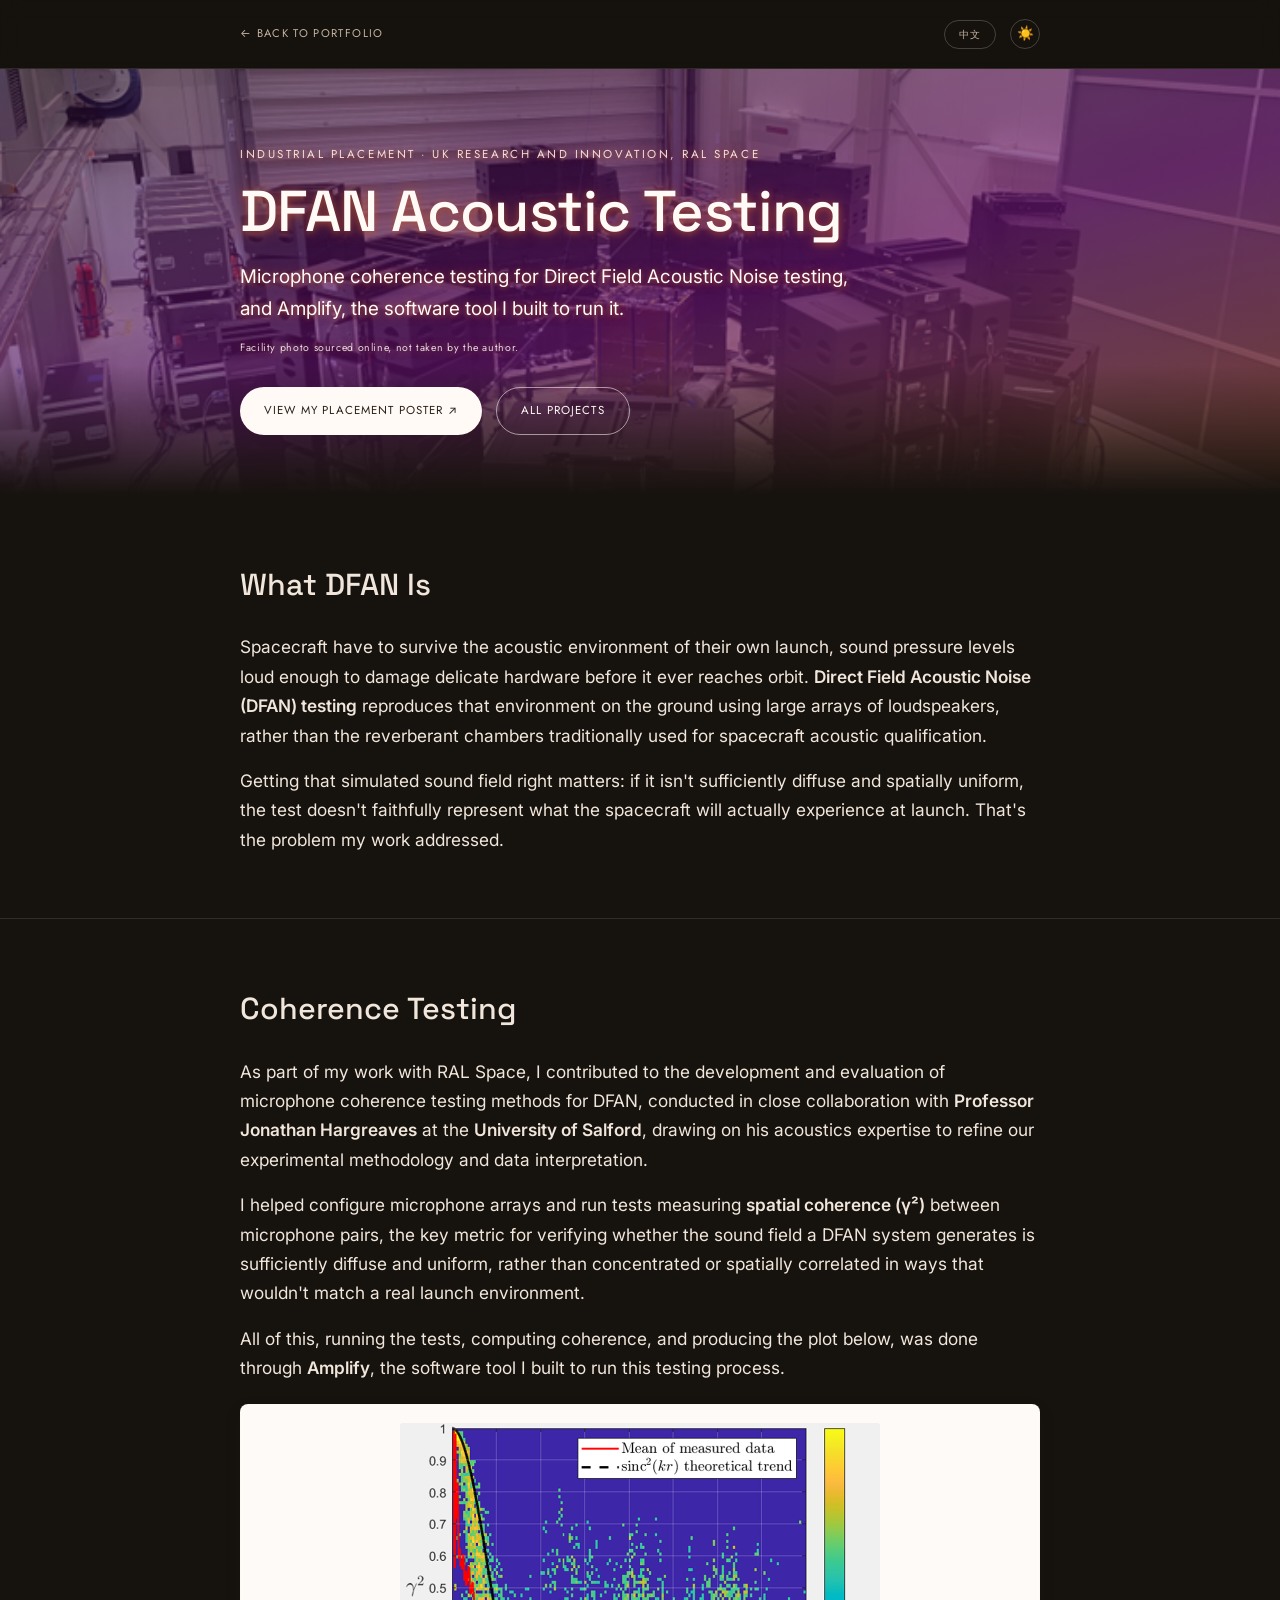
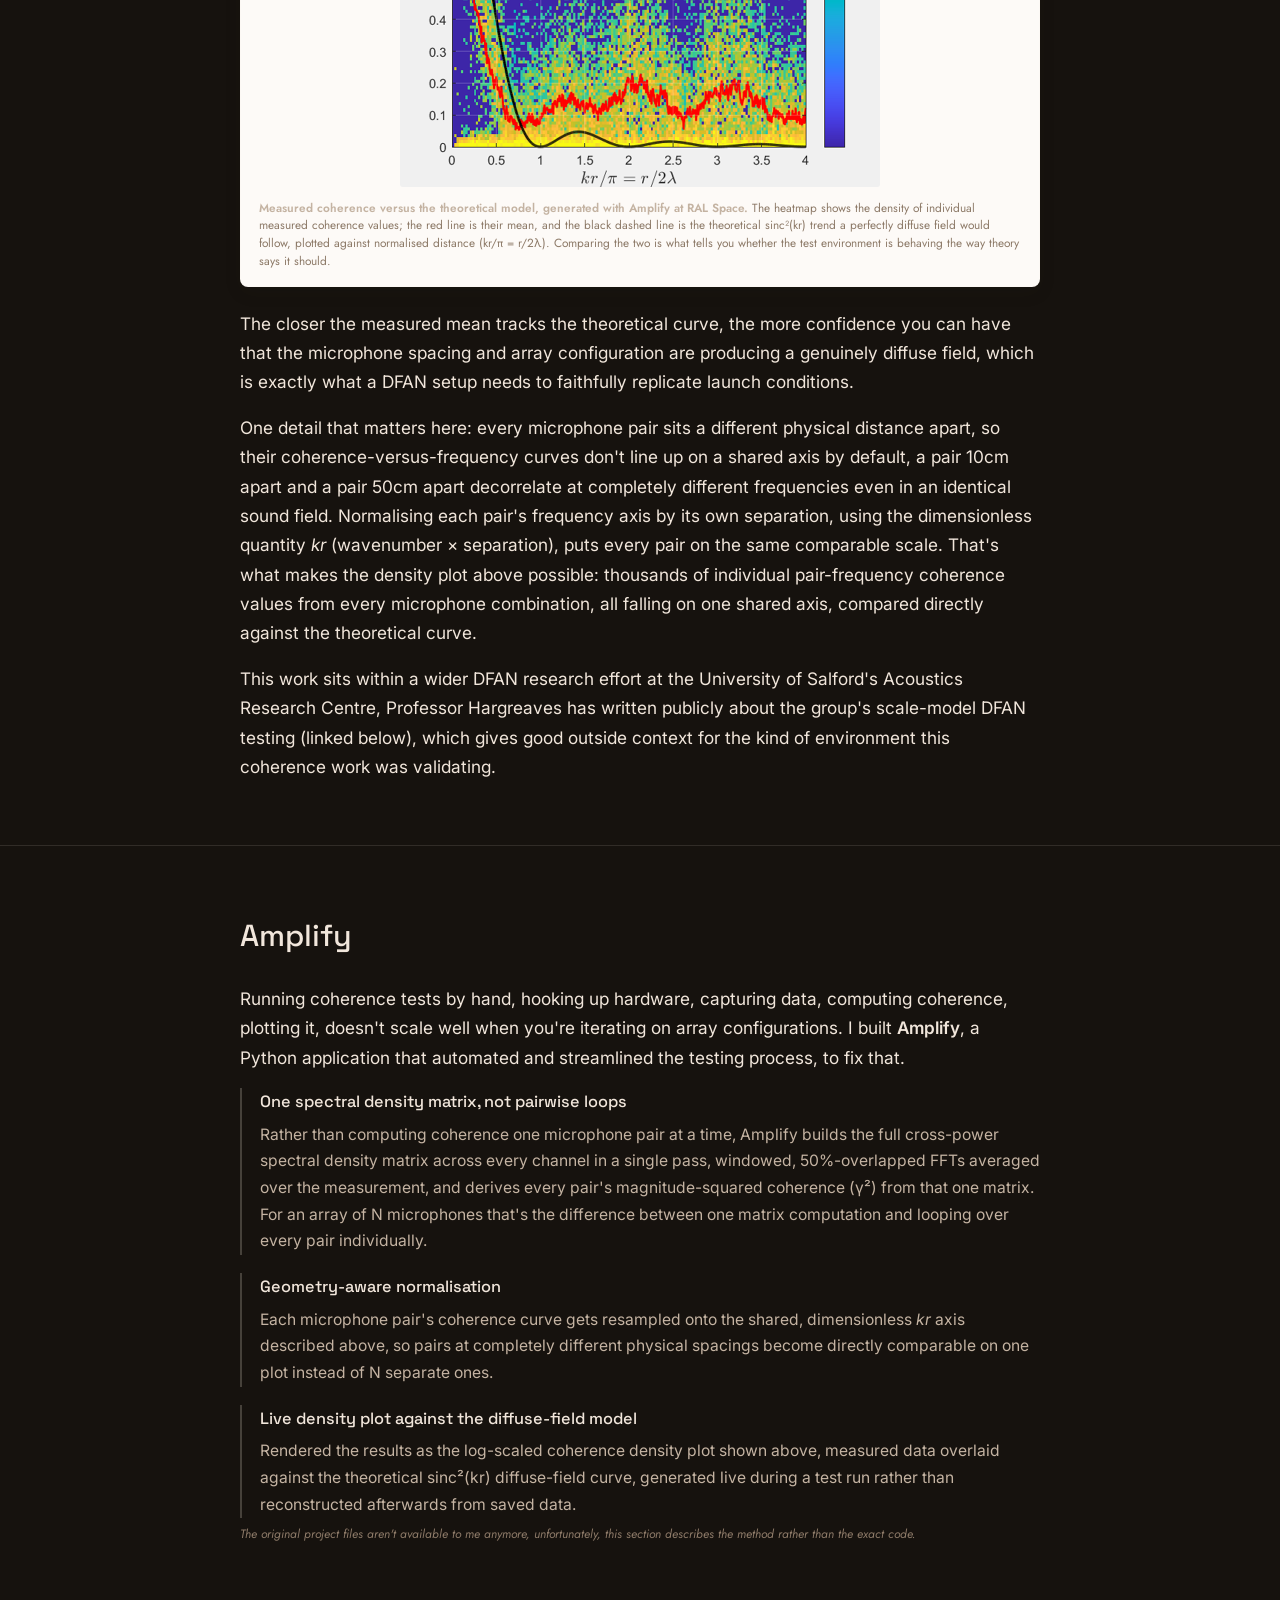
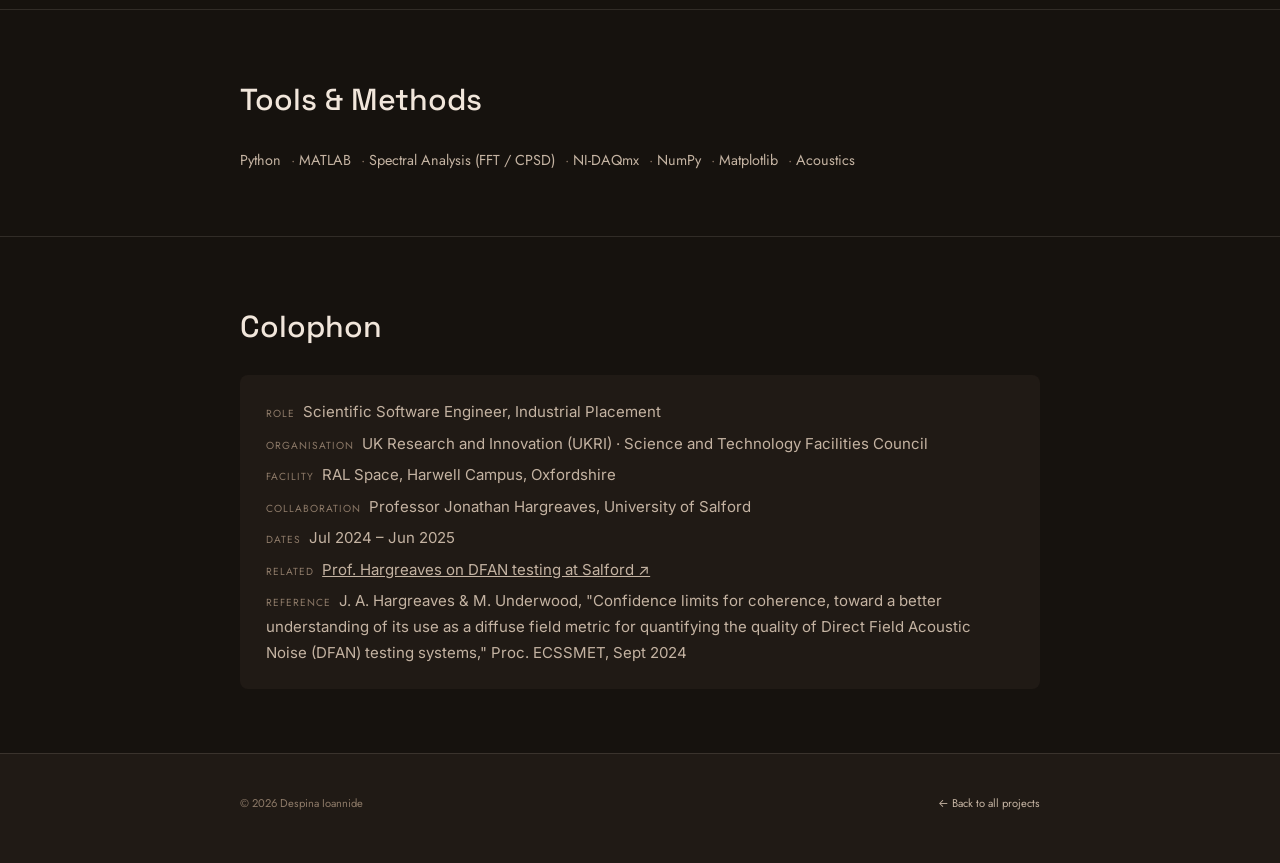
<file: projects/dfan-acoustic-testing.html>
<!DOCTYPE html>
<html lang="en">
<head>
<meta charset="UTF-8">
<meta name="viewport" content="width=device-width, initial-scale=1.0">
<title>DFAN Acoustic Testing · Despina Ioannide</title>
<meta name="description" content="Industrial placement at UK Research and Innovation: microphone coherence testing for Direct Field Acoustic Noise (DFAN) at RAL Space, and Amplify, the software tool built to run it.">
<link rel="icon" type="image/x-icon" href="/favicon.ico">
<link rel="icon" type="image/png" sizes="192x192" href="/icon-192.png">
<link rel="apple-touch-icon" href="/apple-touch-icon.png">
<script type='module' src='https://static.cloudflareinsights.com/beacon.min.js' data-cf-beacon='{"token": "4fbaf637a9514fcdbe176cc45ba7c350"}'></script>
<script>
  (function(){
    var t = localStorage.getItem('site-theme') || 'dark';
    if(t === 'dark') document.documentElement.setAttribute('data-theme', 'dark');
  })();
</script>

<link rel="preconnect" href="https://fonts.googleapis.com">
<link rel="preconnect" href="https://fonts.gstatic.com" crossorigin>
<link href="https://fonts.googleapis.com/css2?family=Space+Grotesk:wght@400;500;600;700&family=Inter:wght@400;500;600&family=Jost:wght@300;400;500&display=swap" rel="stylesheet">

<style>
  :root{
    --grad-top: #f8ded3;
    --grad-mid: #f0ae93;
    --grad-bottom: #dd7a58;

    --bg: #fdf3ec;
    --bg-panel: #f9e8dd;
    --ink: #2b2019;
    --ink-dim: #6f5b4c;
    --ink-faint: #a4917f;
    --hero-ink: #fffaf5;
    --hero-ink-dim: rgba(255,250,245,0.86);

    --accent: #d9714a;
    --accent-deep: #b85535;
    --line: rgba(43,32,25,0.13);
    --line-strong: rgba(43,32,25,0.24);
    --hero-glow: rgba(184,85,53,0.6);

    --display: 'Space Grotesk', 'Jost', sans-serif;
    --body-serif: 'Inter', 'Jost', sans-serif;
    --label: 'Jost', 'Inter', sans-serif;
    --max: 880px;

    --nav-bg: rgba(253,243,236,0.72);
  }

  :root[data-theme="dark"]{
    --grad-top: #260c31;
    --grad-mid: #671372;
    --grad-bottom: #7a3c22;

    --bg: #16120e;
    --bg-panel: #201a15;
    --ink: #f1e6db;
    --ink-dim: #c4b3a2;
    --ink-faint: #8d7a68;
    --line: rgba(241,230,219,0.12);
    --line-strong: rgba(241,230,219,0.22);

    --accent: #e8935f;
    --accent-deep: #f0a877;

    --nav-bg: rgba(22,18,14,0.72);
  }

  *{ box-sizing: border-box; margin:0; padding:0; }
  html{ scroll-behavior: smooth; }

  body{
    background: var(--bg);
    color: var(--ink);
    font-family: var(--body-serif);
    font-size: 1.08rem;
    line-height: 1.7;
    -webkit-font-smoothing: antialiased;
    transition: background-color 0.3s ease, color 0.3s ease;
  }

  a{ color: inherit; text-decoration: none; }
  ::selection{ background: var(--accent); color: #fff; }

  .wrap{ max-width: var(--max); margin: 0 auto; padding: 0 40px; position: relative; }

  .label{
    font-family: var(--label);
    font-size: 0.72rem;
    letter-spacing: 0.22em;
    text-transform: uppercase;
    color: var(--accent);
  }

  /* ---------- NAV ---------- */
  nav{
    position: sticky;
    top: 0;
    z-index: 50;
    background: var(--nav-bg);
    backdrop-filter: blur(10px);
    border-bottom: 1px solid var(--line);
    transition: background-color 0.3s ease, border-color 0.3s ease;
  }
  nav .wrap{
    display:flex;
    align-items:center;
    justify-content: space-between;
    height: 68px;
    padding: 0 40px;
  }
  .back-link{
    font-family: var(--label);
    font-size: 0.7rem;
    letter-spacing: 0.12em;
    text-transform: uppercase;
    color: var(--ink-dim);
    display: flex;
    align-items: center;
    gap: 8px;
    transition: color 0.2s ease;
  }
  .back-link:hover{ color: var(--accent-deep); }
  .nav-right{ display: flex; align-items: center; gap: 14px; }
  .lang-toggle{
    font-family: var(--label);
    font-size: 0.65rem;
    letter-spacing: 0.08em;
    text-transform: uppercase;
    color: var(--ink-dim);
    background: none;
    border: 1px solid var(--line-strong);
    border-radius: 999px;
    padding: 6px 14px;
    cursor: pointer;
    transition: color 0.2s ease, border-color 0.2s ease;
    flex-shrink: 0;
  }
  .lang-toggle:hover{ color: var(--accent-deep); border-color: var(--accent-deep); }
  .theme-toggle{
    width: 30px;
    height: 30px;
    border-radius: 50%;
    background: none;
    border: 1px solid var(--line-strong);
    display: flex;
    align-items: center;
    justify-content: center;
    font-size: 0.85rem;
    line-height: 1;
    cursor: pointer;
    transition: border-color 0.2s ease, transform 0.2s ease;
    flex-shrink: 0;
  }
  .theme-toggle:hover{ border-color: var(--accent-deep); transform: rotate(12deg); }

  /* ---------- HERO ---------- */
  header.proj-hero{
    position: relative;
    overflow: hidden;
    padding: 76px 0 60px;
    background:
      linear-gradient(165deg, color-mix(in srgb, var(--grad-top) 55%, transparent) 0%, color-mix(in srgb, var(--grad-mid) 68%, transparent) 55%, color-mix(in srgb, var(--grad-bottom) 82%, transparent) 100%),
      url('DFAN.png');
    background-size: cover;
    background-position: center;
    transition: background-color 0.3s ease;
  }
  header.proj-hero::after{
    content: "";
    position: absolute;
    left: 0; right: 0; bottom: 0;
    height: 130px;
    background: linear-gradient(0deg, var(--bg) 0%, transparent 100%);
    pointer-events: none;
  }
  header.proj-hero .wrap{ position: relative; z-index: 1; }
  .proj-eyebrow{
    color: var(--hero-ink-dim);
    margin-bottom: 16px;
    text-shadow: 0 0 10px var(--hero-glow), 0 1px 3px var(--hero-glow);
  }
  h1.proj-title{
    font-family: var(--display);
    font-weight: 500;
    font-size: clamp(2.2rem, 6vw, 3.6rem);
    line-height: 1.05;
    letter-spacing: -0.01em;
    color: var(--hero-ink);
    margin-bottom: 20px;
    text-shadow: 0 0 16px var(--hero-glow), 0 2px 6px var(--hero-glow);
  }
  .proj-sub{
    font-size: clamp(1.02rem, 2vw, 1.18rem);
    color: var(--hero-ink);
    text-shadow: 0 0 12px var(--hero-glow), 0 1px 4px var(--hero-glow);
    max-width: 620px;
    margin-bottom: 14px;
  }
  .photo-credit{
    font-family: var(--label);
    font-size: 0.66rem;
    letter-spacing: 0.06em;
    color: var(--hero-ink-dim);
    text-shadow: 0 0 8px var(--hero-glow);
    margin-bottom: 30px;
  }
  .cta-row{ display: flex; flex-wrap: wrap; gap: 14px; }
  .btn{
    font-family: var(--label);
    font-size: 0.72rem;
    letter-spacing: 0.1em;
    text-transform: uppercase;
    padding: 13px 24px;
    border-radius: 999px;
    transition: transform 0.2s ease, background-color 0.2s ease, border-color 0.2s ease, color 0.2s ease;
    display: inline-flex;
    align-items: center;
    gap: 8px;
  }
  .btn-primary{ background: var(--hero-ink); color: #2b2019; }
  .btn-primary:hover{ transform: translateY(-2px); }
  .btn-ghost{ border: 1px solid rgba(255,250,245,0.55); color: var(--hero-ink); }
  .btn-ghost:hover{ border-color: var(--hero-ink); transform: translateY(-2px); }

  /* ---------- SECTIONS ---------- */
  section{ padding: 64px 0; border-top: 1px solid var(--line); }
  section:first-of-type{ border-top: none; }
  h2{
    font-family: var(--display);
    font-weight: 500;
    font-size: clamp(1.5rem, 3.5vw, 1.9rem);
    margin-bottom: 22px;
  }
  .lede{ color: var(--ink-dim); font-size: 1.1rem; margin-bottom: 18px; }
  p{ margin-bottom: 16px; }
  p:last-child{ margin-bottom: 0; }
  strong{ color: var(--ink); font-weight: 600; }

  /* ---------- FIGURES ---------- */
  .figure-card{
    background: #fdfaf7;
    border: 1px solid var(--line);
    border-radius: 8px;
    padding: 18px 18px 16px;
    margin: 22px 0;
    box-shadow: 0 6px 18px rgba(43,32,25,0.08);
  }
  .figure-card img{ width: 100%; height: auto; display: block; border-radius: 3px; }
  .figure-card--sm img{ max-width: 480px; margin: 0 auto; }
  .figure-caption{
    font-family: var(--label);
    font-size: 0.74rem;
    color: var(--ink-faint);
    margin-top: 12px;
    line-height: 1.5;
  }
  .figure-caption strong{ color: var(--ink-dim); }

  /* ---------- ENGINEERING LIST ---------- */
  .eng-list{ display: flex; flex-direction: column; gap: 18px; margin-top: 8px; }
  .eng-item{ padding-left: 18px; border-left: 2px solid var(--line-strong); }
  .eng-item h3{
    font-family: var(--display);
    font-weight: 500;
    font-size: 1.02rem;
    margin-bottom: 6px;
    color: var(--ink);
  }
  .eng-item p{ color: var(--ink-dim); margin: 0; font-size: 0.98rem; }

  .note{
    font-family: var(--label);
    font-size: 0.76rem;
    color: var(--ink-faint);
    font-style: italic;
    margin-top: 6px;
  }

  /* ---------- TOOL TAGS ---------- */
  .tool-tags{ display:flex; flex-wrap: wrap; gap: 8px 4px; }
  .tool-tag{ font-family: var(--label); font-size: 0.9rem; color: var(--ink-dim); }
  .tool-tag:not(:last-child)::after{ content:"·"; margin-left: 10px; color: var(--ink-faint); }

  /* ---------- COLOPHON ---------- */
  .colophon{
    background: var(--bg-panel);
    border-radius: 8px;
    padding: 24px 26px;
    font-size: 0.94rem;
    color: var(--ink-dim);
  }
  .colophon div{ margin-bottom: 6px; }
  .colophon div:last-child{ margin-bottom: 0; }
  .colophon .k{
    font-family: var(--label);
    font-size: 0.64rem;
    letter-spacing: 0.1em;
    text-transform: uppercase;
    color: var(--ink-faint);
    margin-right: 8px;
  }

  footer{ padding: 40px 0 50px; border-top: 1px solid var(--line); background: var(--bg-panel); }
  .footer-row{
    display: flex;
    justify-content: space-between;
    align-items: center;
    flex-wrap: wrap;
    gap: 14px;
  }
  .footer-row p{ font-family: var(--label); font-size: 0.7rem; color: var(--ink-faint); margin: 0; }
  .footer-row a{ font-family: var(--label); font-size: 0.7rem; color: var(--ink-dim); transition: color 0.2s ease; }
  .footer-row a:hover{ color: var(--accent-deep); }
</style>
</head>
<body>

<nav>
  <div class="wrap">
    <a class="back-link" href="../index.html#projects" data-i18n="back-link">← Back to portfolio</a>
    <div class="nav-right">
      <button class="lang-toggle" id="langToggle" onclick="toggleLang()">中文</button>
      <button class="theme-toggle" id="themeToggle" onclick="toggleTheme()" aria-label="Toggle dark mode">🌙</button>
    </div>
  </div>
</nav>

<header class="proj-hero">
  <div class="wrap">
    <div class="proj-eyebrow label" data-i18n="eyebrow">Industrial Placement · UK Research and Innovation, RAL Space</div>
    <h1 class="proj-title">DFAN Acoustic Testing</h1>
    <p class="proj-sub" data-i18n="sub">Microphone coherence testing for Direct Field Acoustic Noise testing, and Amplify, the software tool I built to run it.</p>
    <div class="photo-credit" data-i18n="photo-credit">Facility photo sourced online, not taken by the author.</div>
    <div class="cta-row">
      <a class="btn btn-primary" href="mantid-ip-poster.pdf" target="_blank" rel="noopener" data-i18n="btn-poster">View my placement poster ↗</a>
      <a class="btn btn-ghost" href="../index.html#projects" data-i18n="btn-all">All projects</a>
    </div>
  </div>
</header>

<section>
  <div class="wrap">
    <h2 data-i18n="h2-what">What DFAN Is</h2>
    <p data-i18n="what-p1">Spacecraft have to survive the acoustic environment of their own launch, sound pressure levels loud enough to damage delicate hardware before it ever reaches orbit. <strong>Direct Field Acoustic Noise (DFAN) testing</strong> reproduces that environment on the ground using large arrays of loudspeakers, rather than the reverberant chambers traditionally used for spacecraft acoustic qualification.</p>
    <p data-i18n="what-p2">Getting that simulated sound field right matters: if it isn't sufficiently diffuse and spatially uniform, the test doesn't faithfully represent what the spacecraft will actually experience at launch. That's the problem my work addressed.</p>
  </div>
</section>

<section>
  <div class="wrap">
    <h2 data-i18n="h2-coherence">Coherence Testing</h2>
    <p data-i18n="coh-p1">As part of my work with RAL Space, I contributed to the development and evaluation of microphone coherence testing methods for DFAN, conducted in close collaboration with <strong>Professor Jonathan Hargreaves</strong> at the <strong>University of Salford</strong>, drawing on his acoustics expertise to refine our experimental methodology and data interpretation.</p>
    <p data-i18n="coh-p2">I helped configure microphone arrays and run tests measuring <strong>spatial coherence (γ²)</strong> between microphone pairs, the key metric for verifying whether the sound field a DFAN system generates is sufficiently diffuse and uniform, rather than concentrated or spatially correlated in ways that wouldn't match a real launch environment.</p>
    <p data-i18n="coh-p2b">All of this, running the tests, computing coherence, and producing the plot below, was done through <strong>Amplify</strong>, the software tool I built to run this testing process.</p>

    <div class="figure-card figure-card--sm">
      <img src="dfan_res.png" alt="Coherence heatmap comparing measured microphone coherence against the theoretical sinc-squared model, plotted against normalized distance">
      <div class="figure-caption" data-i18n="fig-coherence"><strong>Measured coherence versus the theoretical model, generated with Amplify at RAL Space.</strong> The heatmap shows the density of individual measured coherence values; the red line is their mean, and the black dashed line is the theoretical sinc²(kr) trend a perfectly diffuse field would follow, plotted against normalised distance (kr/π = r/2λ). Comparing the two is what tells you whether the test environment is behaving the way theory says it should.</div>
    </div>

    <p data-i18n="coh-p3">The closer the measured mean tracks the theoretical curve, the more confidence you can have that the microphone spacing and array configuration are producing a genuinely diffuse field, which is exactly what a DFAN setup needs to faithfully replicate launch conditions.</p>
    <p data-i18n="coh-p4">One detail that matters here: every microphone pair sits a different physical distance apart, so their coherence-versus-frequency curves don't line up on a shared axis by default, a pair 10cm apart and a pair 50cm apart decorrelate at completely different frequencies even in an identical sound field. Normalising each pair's frequency axis by its own separation, using the dimensionless quantity <em>kr</em> (wavenumber × separation), puts every pair on the same comparable scale. That's what makes the density plot above possible: thousands of individual pair-frequency coherence values from every microphone combination, all falling on one shared axis, compared directly against the theoretical curve.</p>
    <p data-i18n="coh-p5">This work sits within a wider DFAN research effort at the University of Salford's Acoustics Research Centre, Professor Hargreaves has written publicly about the group's scale-model DFAN testing (linked below), which gives good outside context for the kind of environment this coherence work was validating.</p>
  </div>
</section>

<section>
  <div class="wrap">
    <h2>Amplify</h2>
    <p data-i18n="amp-p1">Running coherence tests by hand, hooking up hardware, capturing data, computing coherence, plotting it, doesn't scale well when you're iterating on array configurations. I built <strong>Amplify</strong>, a Python application that automated and streamlined the testing process, to fix that.</p>

    <div class="eng-list">
      <div class="eng-item">
        <h3 data-i18n="eng1-h">One spectral density matrix, not pairwise loops</h3>
        <p data-i18n="eng1-p">Rather than computing coherence one microphone pair at a time, Amplify builds the full cross-power spectral density matrix across every channel in a single pass, windowed, 50%-overlapped FFTs averaged over the measurement, and derives every pair's magnitude-squared coherence (γ²) from that one matrix. For an array of N microphones that's the difference between one matrix computation and looping over every pair individually.</p>
      </div>
      <div class="eng-item">
        <h3 data-i18n="eng2-h">Geometry-aware normalisation</h3>
        <p data-i18n="eng2-p">Each microphone pair's coherence curve gets resampled onto the shared, dimensionless <em>kr</em> axis described above, so pairs at completely different physical spacings become directly comparable on one plot instead of N separate ones.</p>
      </div>
      <div class="eng-item">
        <h3 data-i18n="eng3-h">Live density plot against the diffuse-field model</h3>
        <p data-i18n="eng3-p">Rendered the results as the log-scaled coherence density plot shown above, measured data overlaid against the theoretical sinc²(kr) diffuse-field curve, generated live during a test run rather than reconstructed afterwards from saved data.</p>
      </div>
    </div>

    <p class="note" data-i18n="note">The original project files aren't available to me anymore, unfortunately, this section describes the method rather than the exact code.</p>
  </div>
</section>

<section>
  <div class="wrap">
    <h2 data-i18n="h2-tools">Tools &amp; Methods</h2>
    <div class="tool-tags">
      <span class="tool-tag">Python</span>
      <span class="tool-tag">MATLAB</span>
      <span class="tool-tag" data-i18n="tool-spectral">Spectral Analysis (FFT / CPSD)</span>
      <span class="tool-tag">NI-DAQmx</span>
      <span class="tool-tag">NumPy</span>
      <span class="tool-tag">Matplotlib</span>
      <span class="tool-tag" data-i18n="tool-acoustics">Acoustics</span>
    </div>
  </div>
</section>

<section>
  <div class="wrap">
    <h2 data-i18n="h2-colophon">Colophon</h2>
    <div class="colophon">
      <div><span class="k" data-i18n="k-role">Role</span><span data-i18n="v-role">Scientific Software Engineer, Industrial Placement</span></div>
      <div><span class="k" data-i18n="k-org">Organisation</span><span data-i18n="v-org">UK Research and Innovation (UKRI) · Science and Technology Facilities Council</span></div>
      <div><span class="k" data-i18n="k-facility">Facility</span><span data-i18n="v-facility">RAL Space, Harwell Campus, Oxfordshire</span></div>
      <div><span class="k" data-i18n="k-collab">Collaboration</span><span data-i18n="v-collab">Professor Jonathan Hargreaves, University of Salford</span></div>
      <div><span class="k" data-i18n="k-dates">Dates</span><span data-i18n="v-dates">Jul 2024 – Jun 2025</span></div>
      <div><span class="k" data-i18n="k-related">Related</span><a href="https://lnkd.in/p/dP6ahnXe" target="_blank" rel="noopener" style="text-decoration:underline;" data-i18n="v-related">Prof. Hargreaves on DFAN testing at Salford ↗</a></div>
      <div><span class="k" data-i18n="k-reference">Reference</span>J. A. Hargreaves &amp; M. Underwood, "Confidence limits for coherence, toward a better understanding of its use as a diffuse field metric for quantifying the quality of Direct Field Acoustic Noise (DFAN) testing systems," Proc. ECSSMET, Sept 2024</div>
    </div>
  </div>
</section>

<footer>
  <div class="wrap footer-row">
    <p>© 2026 Despina Ioannide</p>
    <a href="../index.html#projects" data-i18n="footer-back">← Back to all projects</a>
  </div>
</footer>

<script>
  function setTheme(theme){
    document.documentElement.setAttribute('data-theme', theme);
    document.getElementById('themeToggle').textContent = theme === 'dark' ? '☀️' : '🌙';
    localStorage.setItem('site-theme', theme);
  }
  function toggleTheme(){
    var current = document.documentElement.getAttribute('data-theme') === 'dark' ? 'dark' : 'light';
    setTheme(current === 'dark' ? 'light' : 'dark');
  }
  setTheme(localStorage.getItem('site-theme') || 'dark');
</script>

<script>
  var zhDict = {
    'back-link': '← 返回主页',
    'eyebrow': '行业实习 · 英国研究与创新署（UKRI），RAL Space',
    'sub': '为直接场声学噪声（DFAN）测试进行的麦克风相干性测试，以及我为此开发的软件工具 Amplify。',
    'photo-credit': '设施照片来自网络，并非作者本人拍摄。',
    'btn-poster': '查看我的实习海报 ↗',
    'btn-all': '所有项目',

    'h2-what': 'DFAN 是什么',
    'what-p1': '航天器必须承受自身发射过程中的声学环境，其声压级足以在航天器抵达轨道之前损坏精密硬件。<strong>直接场声学噪声（DFAN）测试</strong>使用大型扬声器阵列在地面上还原这种环境，而不是采用传统航天器声学鉴定所用的混响室。',
    'what-p2': '让这个模拟声场足够准确非常关键：如果声场不够扩散、空间分布不够均匀，测试就无法真实还原航天器在发射时实际经历的环境。这正是我的工作要解决的问题。',

    'h2-coherence': '相干性测试',
    'coh-p1': '作为我在 RAL Space 工作的一部分，我参与了 DFAN 麦克风相干性测试方法的开发与评估，该项目与<strong>索尔福德大学</strong>的 <strong>Jonathan Hargreaves 教授</strong>密切合作完成，借助他在声学领域的专业知识来完善我们的实验方法与数据解读。',
    'coh-p2': '我协助配置了麦克风阵列，并进行了测量麦克风对之间<strong>空间相干性（γ²）</strong>的测试，这是判断 DFAN 系统产生的声场是否足够扩散均匀的关键指标，而不是集中或存在空间相关性，那样会与真实发射环境不符。',
    'coh-p2b': '这一切，运行测试、计算相干性、生成下方的图表，都是通过 <strong>Amplify</strong> 完成的，这是我为运行这套测试流程而开发的软件工具。',
    'fig-coherence': '<strong>实测相干性与理论模型的对比，使用 Amplify 在 RAL Space 生成。</strong>热力图展示了各次实测相干性数值的分布密度；红线为其均值，黑色虚线为理想扩散场应遵循的理论 sinc²(kr) 趋势，横轴为归一化距离（kr/π = r/2λ）。将两者对比，就能判断测试环境的表现是否符合理论预期。',
    'coh-p3': '实测均值与理论曲线的吻合程度越高，就越能确信麦克风间距与阵列配置正在产生真正扩散的声场，这正是 DFAN 系统真实还原发射条件所需要的。',
    'coh-p4': '这里有个关键细节：每一对麦克风之间的物理距离都不相同，因此它们的相干性-频率曲线默认并不会落在同一条轴上，即便在完全相同的声场中，间距10厘米的一对麦克风和间距50厘米的一对麦克风，也会在完全不同的频率上失去相关性。通过用每对麦克风各自的间距对其频率轴进行归一化，使用无量纲量 <em>kr</em>（波数 × 间距），就能把所有麦克风对放到同一可比较的尺度上。这正是上方密度图得以实现的原理：来自每一种麦克风组合、成千上万个独立的相干性数值，全部落在同一条共享坐标轴上，与理论曲线直接比较。',
    'coh-p5': '这项工作是索尔福德大学声学研究中心更广泛的 DFAN 研究工作的一部分，Hargreaves 教授曾公开撰文介绍该团队的缩比 DFAN 测试（见下方链接），可作为理解这项相干性工作所验证环境的良好背景资料。',

    'amp-p1': '手动运行相干性测试，连接硬件、采集数据、计算相干性、绘图，在反复调整阵列配置时效率很低。为了解决这个问题，我开发了 <strong>Amplify</strong>，一个将整个测试流程自动化、简化的 Python 应用程序。',
    'eng1-h': '一次性计算功率谱密度矩阵，而非逐对循环',
    'eng1-p': 'Amplify 不会逐对麦克风计算相干性，而是通过加窗、50% 重叠的 FFT 并在整个测量过程中取平均，一次性构建覆盖所有通道的完整互功率谱密度矩阵，再从这一个矩阵中推导出每一对麦克风的幅度平方相干性（γ²）。对于一个包含 N 个麦克风的阵列来说，这就是"计算一次矩阵"和"逐对循环计算"之间的差别。',
    'eng2-h': '考虑几何关系的归一化',
    'eng2-p': '每对麦克风的相干性曲线都会被重新采样到上文所述的共享无量纲 <em>kr</em> 轴上，这样即使物理间距完全不同的麦克风对，也能在同一张图上直接比较，而不需要绘制 N 张单独的图。',
    'eng3-h': '实时生成对比扩散场模型的密度图',
    'eng3-p': '将结果渲染为上方展示的对数刻度相干性密度图，实测数据与理论 sinc²(kr) 扩散场曲线叠加显示，且是在测试过程中实时生成，而非事后根据保存的数据重新绘制。',
    'note': '很遗憾，原始项目文件我已经找不到了，本节描述的是方法本身，而非具体代码。',

    'h2-tools': '工具与方法',
    'tool-spectral': 'Spectral Analysis（频谱分析，FFT / CPSD）',
    'tool-acoustics': 'Acoustics（声学）',

    'h2-colophon': '文档信息',
    'k-role': '职位',
    'k-org': '所属机构',
    'k-facility': '科研设施',
    'k-collab': '合作者',
    'k-dates': '时间',
    'k-related': '相关链接',
    'k-reference': '参考文献',
    'v-role': '科学软件工程师（行业实习）',
    'v-org': '英国研究与创新署（UKRI）· 科学技术设施委员会（STFC）',
    'v-facility': 'RAL Space，英国牛津郡哈韦尔园区',
    'v-collab': 'Jonathan Hargreaves 教授，索尔福德大学',
    'v-dates': '2024年7月 – 2025年6月',
    'v-related': 'Hargreaves 教授谈索尔福德大学的 DFAN 测试 ↗',

    'footer-back': '← 返回所有项目'
  };

  var currentLang = 'en';
  var enCache = {};

  function setLang(lang){
    document.querySelectorAll('[data-i18n]').forEach(function(el){
      var key = el.getAttribute('data-i18n');
      if(lang === 'zh'){
        if(!(key in enCache)) enCache[key] = el.innerHTML;
        if(zhDict[key] !== undefined) el.innerHTML = zhDict[key];
      } else if(key in enCache){
        el.innerHTML = enCache[key];
      }
    });
    currentLang = lang;
    document.documentElement.lang = lang === 'zh' ? 'zh-CN' : 'en';
    document.getElementById('langToggle').textContent = lang === 'zh' ? 'EN' : '中文';
    localStorage.setItem('site-lang', lang);
  }

  function toggleLang(){
    setLang(currentLang === 'zh' ? 'en' : 'zh');
  }

  var savedLang = localStorage.getItem('site-lang');
  if(savedLang === 'zh'){
    setLang('zh');
  } else if(!savedLang && navigator.language && navigator.language.toLowerCase().indexOf('zh') === 0){
    setLang('zh');
  }
</script>

</body>
</html>
</file>
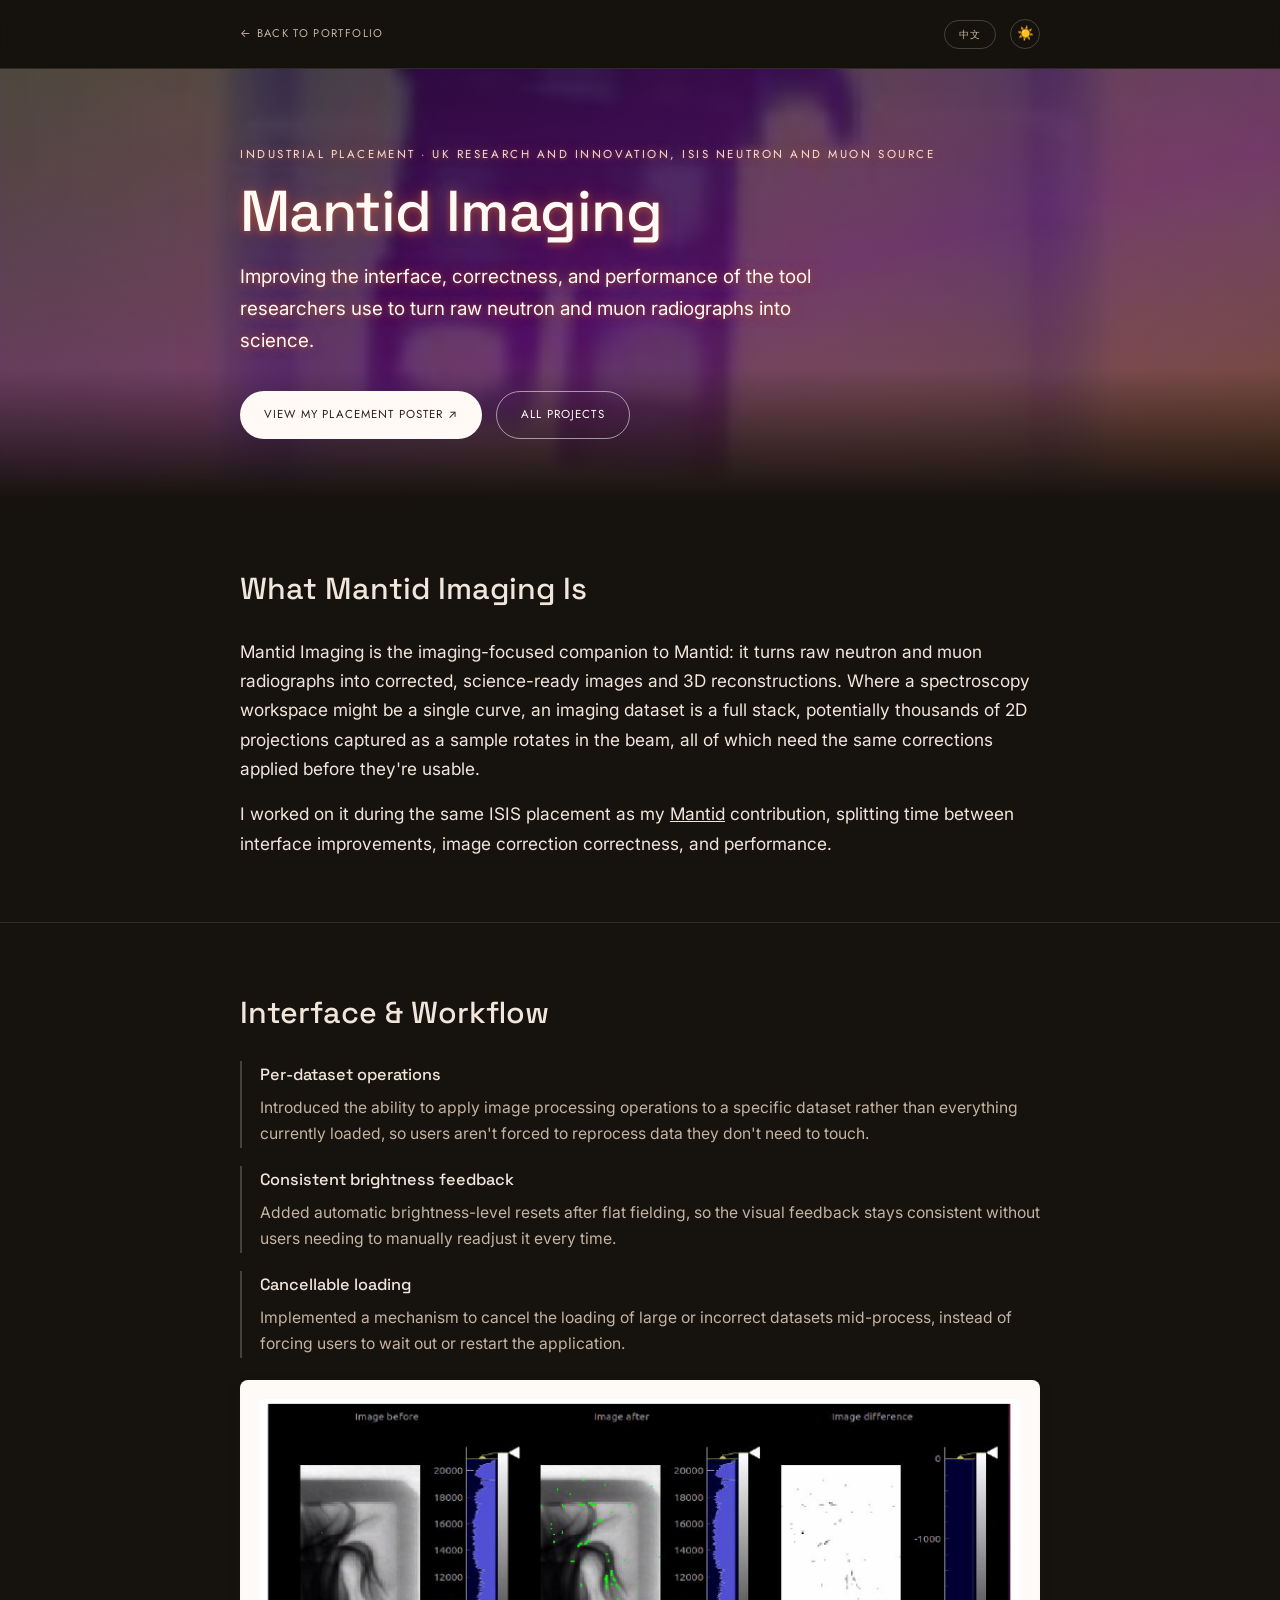
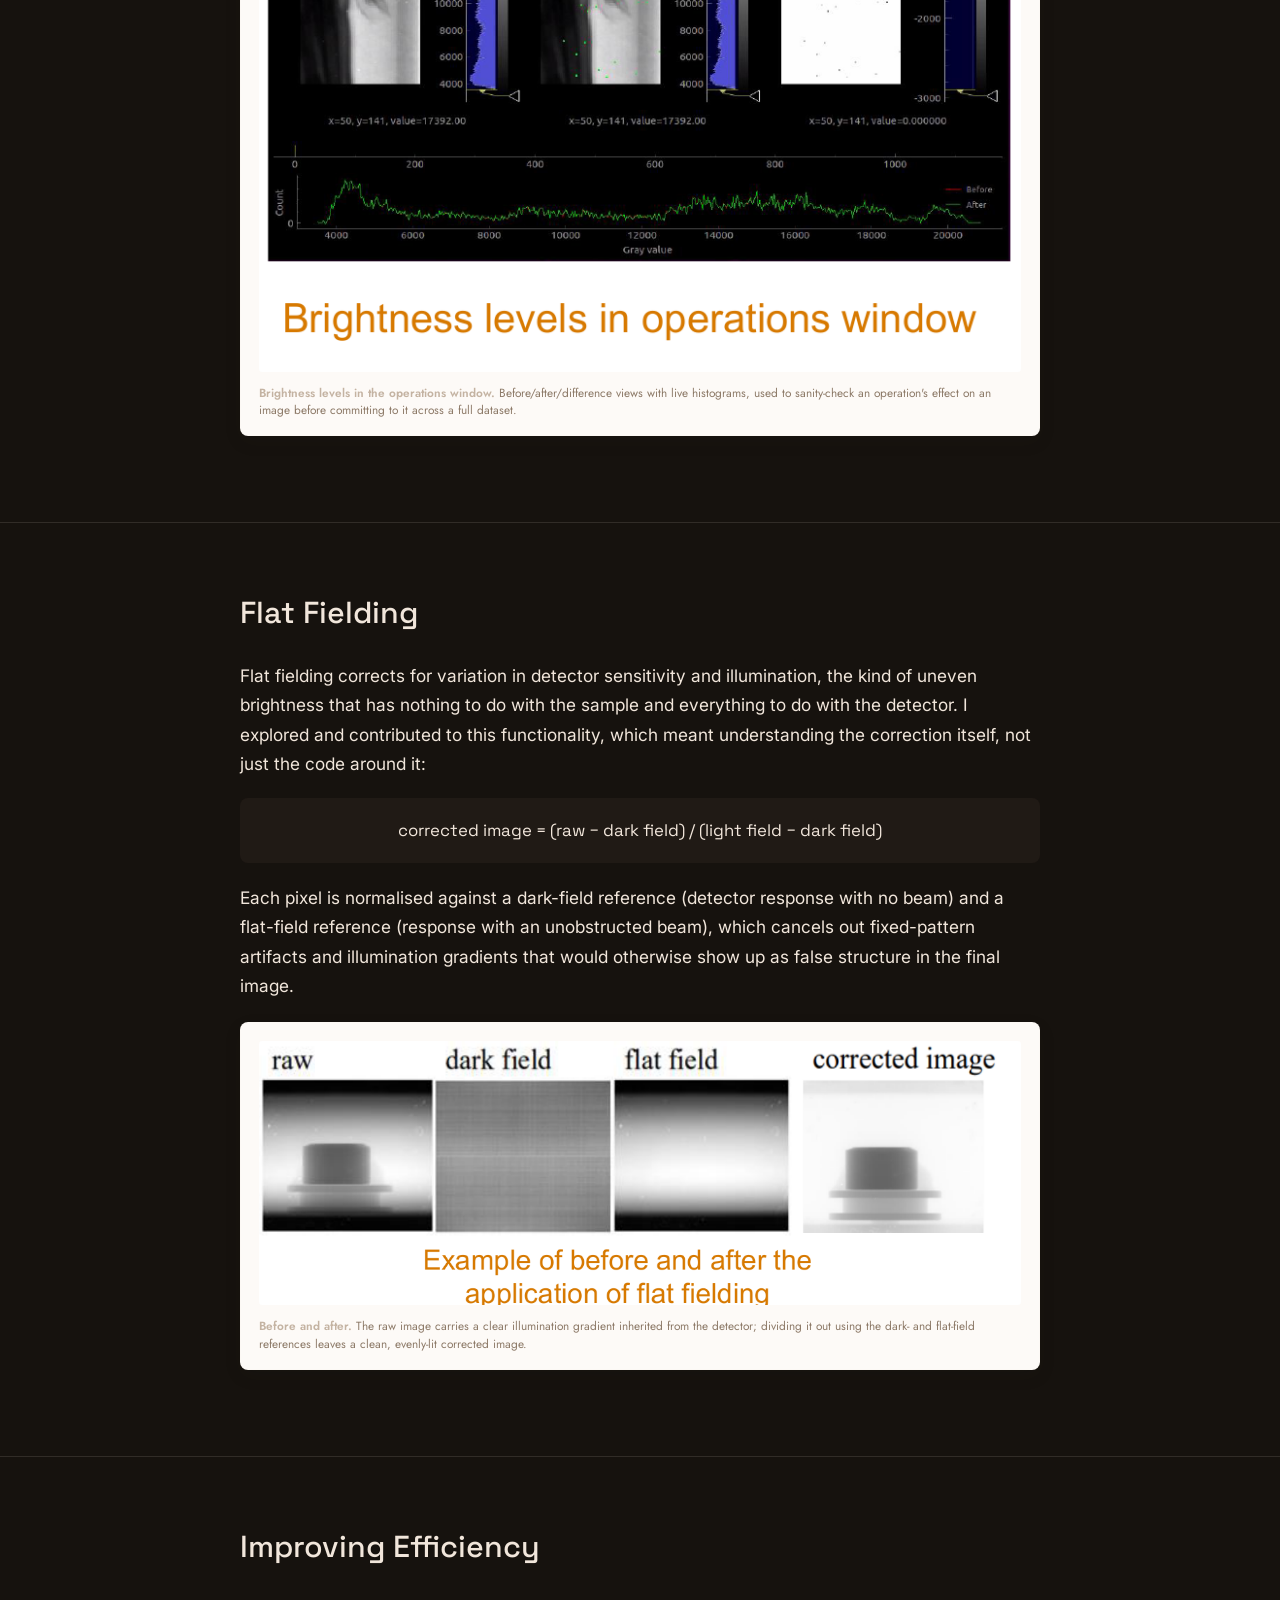
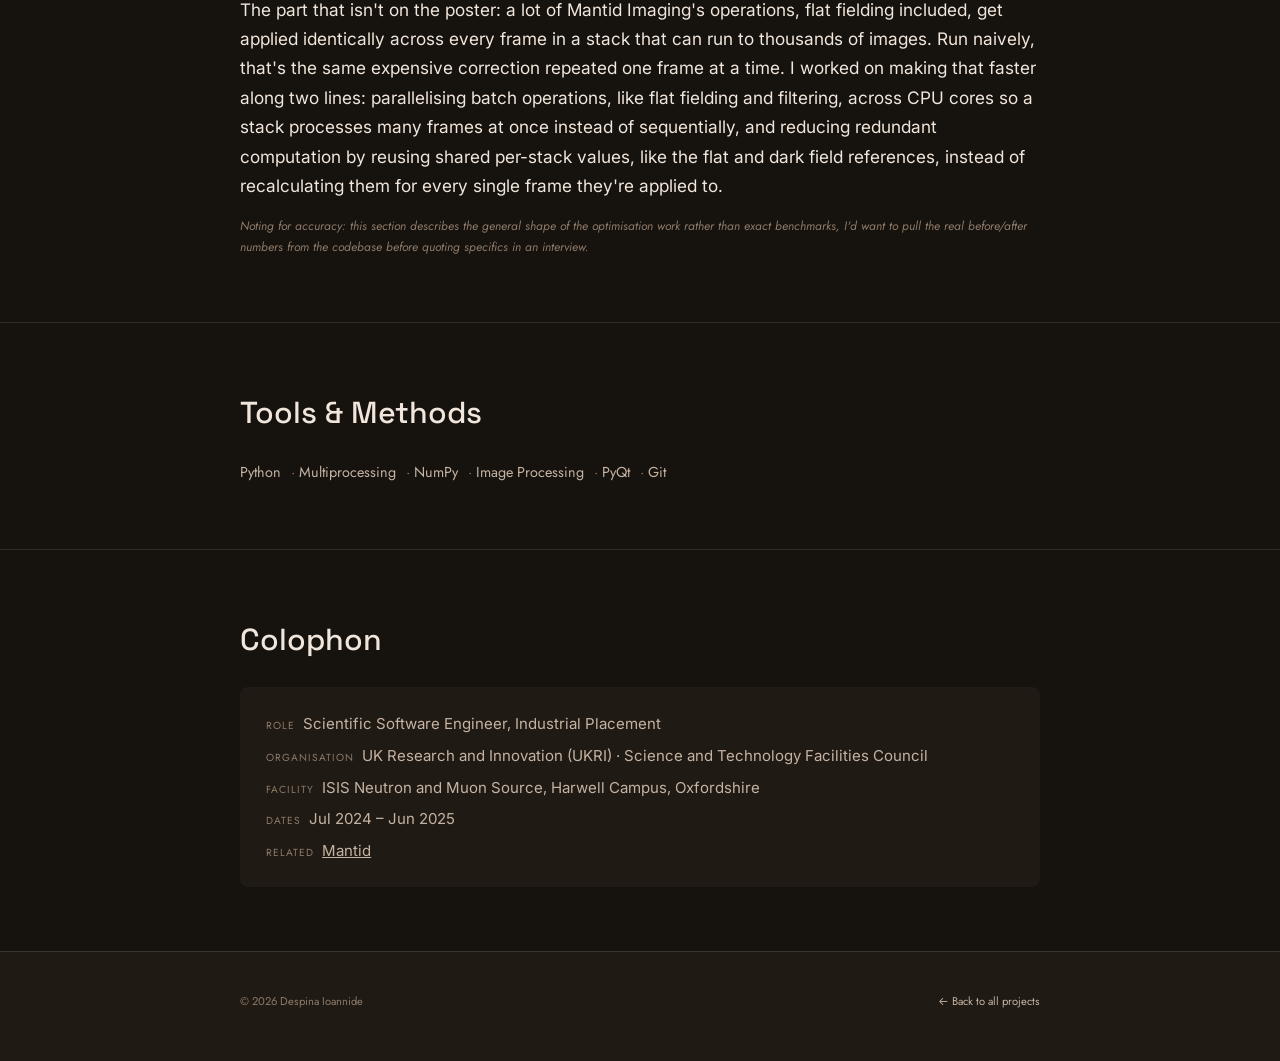
<file: projects/mantid-imaging.html>
<!DOCTYPE html>
<html lang="en">
<head>
<meta charset="UTF-8">
<meta name="viewport" content="width=device-width, initial-scale=1.0">
<title>Mantid Imaging · Despina Ioannide</title>
<meta name="description" content="Industrial placement at UK Research and Innovation: improving the interface, correctness, and performance of Mantid Imaging, used to process neutron and muon radiography data.">
<link rel="icon" type="image/x-icon" href="/favicon.ico">
<link rel="icon" type="image/png" sizes="192x192" href="/icon-192.png">
<link rel="apple-touch-icon" href="/apple-touch-icon.png">
<script type='module' src='https://static.cloudflareinsights.com/beacon.min.js' data-cf-beacon='{"token": "4fbaf637a9514fcdbe176cc45ba7c350"}'></script>
<script>
  (function(){
    var t = localStorage.getItem('site-theme') || 'dark';
    if(t === 'dark') document.documentElement.setAttribute('data-theme', 'dark');
  })();
</script>

<link rel="preconnect" href="https://fonts.googleapis.com">
<link rel="preconnect" href="https://fonts.gstatic.com" crossorigin>
<link href="https://fonts.googleapis.com/css2?family=Space+Grotesk:wght@400;500;600;700&family=Inter:wght@400;500;600&family=Jost:wght@300;400;500&display=swap" rel="stylesheet">

<style>
  :root{
    --grad-top: #f8ded3;
    --grad-mid: #f0ae93;
    --grad-bottom: #dd7a58;

    --bg: #fdf3ec;
    --bg-panel: #f9e8dd;
    --ink: #2b2019;
    --ink-dim: #6f5b4c;
    --ink-faint: #a4917f;
    --hero-ink: #fffaf5;
    --hero-ink-dim: rgba(255,250,245,0.86);

    --accent: #d9714a;
    --accent-deep: #b85535;
    --line: rgba(43,32,25,0.13);
    --line-strong: rgba(43,32,25,0.24);
    --hero-glow: rgba(184,85,53,0.6);

    --display: 'Space Grotesk', 'Jost', sans-serif;
    --body-serif: 'Inter', 'Jost', sans-serif;
    --label: 'Jost', 'Inter', sans-serif;
    --max: 880px;

    --nav-bg: rgba(253,243,236,0.72);
  }

  :root[data-theme="dark"]{
    --grad-top: #260c31;
    --grad-mid: #671372;
    --grad-bottom: #7a3c22;

    --bg: #16120e;
    --bg-panel: #201a15;
    --ink: #f1e6db;
    --ink-dim: #c4b3a2;
    --ink-faint: #8d7a68;
    --line: rgba(241,230,219,0.12);
    --line-strong: rgba(241,230,219,0.22);

    --accent: #e8935f;
    --accent-deep: #f0a877;

    --nav-bg: rgba(22,18,14,0.72);
  }

  *{ box-sizing: border-box; margin:0; padding:0; }
  html{ scroll-behavior: smooth; }

  body{
    background: var(--bg);
    color: var(--ink);
    font-family: var(--body-serif);
    font-size: 1.08rem;
    line-height: 1.7;
    -webkit-font-smoothing: antialiased;
    transition: background-color 0.3s ease, color 0.3s ease;
  }

  a{ color: inherit; text-decoration: none; }
  ::selection{ background: var(--accent); color: #fff; }

  .wrap{ max-width: var(--max); margin: 0 auto; padding: 0 40px; position: relative; }

  .label{
    font-family: var(--label);
    font-size: 0.72rem;
    letter-spacing: 0.22em;
    text-transform: uppercase;
    color: var(--accent);
  }

  /* ---------- NAV ---------- */
  nav{
    position: sticky;
    top: 0;
    z-index: 50;
    background: var(--nav-bg);
    backdrop-filter: blur(10px);
    border-bottom: 1px solid var(--line);
    transition: background-color 0.3s ease, border-color 0.3s ease;
  }
  nav .wrap{
    display:flex;
    align-items:center;
    justify-content: space-between;
    height: 68px;
    padding: 0 40px;
  }
  .back-link{
    font-family: var(--label);
    font-size: 0.7rem;
    letter-spacing: 0.12em;
    text-transform: uppercase;
    color: var(--ink-dim);
    display: flex;
    align-items: center;
    gap: 8px;
    transition: color 0.2s ease;
  }
  .back-link:hover{ color: var(--accent-deep); }
  .nav-right{ display: flex; align-items: center; gap: 14px; }
  .lang-toggle{
    font-family: var(--label);
    font-size: 0.65rem;
    letter-spacing: 0.08em;
    text-transform: uppercase;
    color: var(--ink-dim);
    background: none;
    border: 1px solid var(--line-strong);
    border-radius: 999px;
    padding: 6px 14px;
    cursor: pointer;
    transition: color 0.2s ease, border-color 0.2s ease;
    flex-shrink: 0;
  }
  .lang-toggle:hover{ color: var(--accent-deep); border-color: var(--accent-deep); }
  .theme-toggle{
    width: 30px;
    height: 30px;
    border-radius: 50%;
    background: none;
    border: 1px solid var(--line-strong);
    display: flex;
    align-items: center;
    justify-content: center;
    font-size: 0.85rem;
    line-height: 1;
    cursor: pointer;
    transition: border-color 0.2s ease, transform 0.2s ease;
    flex-shrink: 0;
  }
  .theme-toggle:hover{ border-color: var(--accent-deep); transform: rotate(12deg); }

  /* ---------- HERO ---------- */
  header.proj-hero{
    position: relative;
    overflow: hidden;
    padding: 76px 0 60px;
    background:
      linear-gradient(165deg, color-mix(in srgb, var(--grad-top) 62%, transparent) 0%, color-mix(in srgb, var(--grad-mid) 74%, transparent) 55%, color-mix(in srgb, var(--grad-bottom) 86%, transparent) 100%),
      url('mantid_imaging.png');
    background-size: cover;
    background-position: center;
    transition: background-color 0.3s ease;
  }
  header.proj-hero::after{
    content: "";
    position: absolute;
    left: 0; right: 0; bottom: 0;
    height: 130px;
    background: linear-gradient(0deg, var(--bg) 0%, transparent 100%);
    pointer-events: none;
  }
  header.proj-hero .wrap{ position: relative; z-index: 1; }
  .proj-eyebrow{
    color: var(--hero-ink-dim);
    margin-bottom: 16px;
    text-shadow: 0 0 10px var(--hero-glow), 0 1px 3px var(--hero-glow);
  }
  h1.proj-title{
    font-family: var(--display);
    font-weight: 500;
    font-size: clamp(2.2rem, 6vw, 3.6rem);
    line-height: 1.05;
    letter-spacing: -0.01em;
    color: var(--hero-ink);
    margin-bottom: 20px;
    text-shadow: 0 0 16px var(--hero-glow), 0 2px 6px var(--hero-glow);
  }
  .proj-sub{
    font-size: clamp(1.02rem, 2vw, 1.18rem);
    color: var(--hero-ink);
    text-shadow: 0 0 12px var(--hero-glow), 0 1px 4px var(--hero-glow);
    max-width: 620px;
    margin-bottom: 34px;
  }
  .cta-row{ display: flex; flex-wrap: wrap; gap: 14px; }
  .btn{
    font-family: var(--label);
    font-size: 0.72rem;
    letter-spacing: 0.1em;
    text-transform: uppercase;
    padding: 13px 24px;
    border-radius: 999px;
    transition: transform 0.2s ease, background-color 0.2s ease, border-color 0.2s ease, color 0.2s ease;
    display: inline-flex;
    align-items: center;
    gap: 8px;
  }
  .btn-primary{ background: var(--hero-ink); color: #2b2019; }
  .btn-primary:hover{ transform: translateY(-2px); }
  .btn-ghost{ border: 1px solid rgba(255,250,245,0.55); color: var(--hero-ink); }
  .btn-ghost:hover{ border-color: var(--hero-ink); transform: translateY(-2px); }

  /* ---------- SECTIONS ---------- */
  section{ padding: 64px 0; border-top: 1px solid var(--line); }
  section:first-of-type{ border-top: none; }
  h2{
    font-family: var(--display);
    font-weight: 500;
    font-size: clamp(1.5rem, 3.5vw, 1.9rem);
    margin-bottom: 22px;
  }
  .lede{ color: var(--ink-dim); font-size: 1.1rem; margin-bottom: 18px; }
  p{ margin-bottom: 16px; }
  p:last-child{ margin-bottom: 0; }
  strong{ color: var(--ink); font-weight: 600; }

  /* ---------- FIGURES ---------- */
  .figure-card{
    background: #fdfaf7;
    border: 1px solid var(--line);
    border-radius: 8px;
    padding: 18px 18px 16px;
    margin: 22px 0;
    box-shadow: 0 6px 18px rgba(43,32,25,0.08);
  }
  .figure-card img{ width: 100%; height: auto; display: block; border-radius: 3px; }
  .figure-card--sm img{ max-width: 420px; margin: 0 auto; }
  .figure-caption{
    font-family: var(--label);
    font-size: 0.74rem;
    color: var(--ink-faint);
    margin-top: 12px;
    line-height: 1.5;
  }
  .figure-caption strong{ color: var(--ink-dim); }

  /* ---------- FORMULA ---------- */
  .formula{
    background: var(--bg-panel);
    border-radius: 8px;
    padding: 18px 24px;
    text-align: center;
    font-family: 'Space Grotesk', monospace;
    font-size: 1.05rem;
    color: var(--ink);
    margin: 20px 0;
  }

  /* ---------- ENGINEERING LIST ---------- */
  .eng-list{ display: flex; flex-direction: column; gap: 18px; margin-top: 8px; }
  .eng-item{ padding-left: 18px; border-left: 2px solid var(--line-strong); }
  .eng-item h3{
    font-family: var(--display);
    font-weight: 500;
    font-size: 1.02rem;
    margin-bottom: 6px;
    color: var(--ink);
  }
  .eng-item p{ color: var(--ink-dim); margin: 0; font-size: 0.98rem; }
  .eng-item code{
    font-family: monospace;
    background: var(--bg-panel);
    padding: 1px 6px;
    border-radius: 4px;
    font-size: 0.88em;
    color: var(--accent-deep);
  }

  .note{
    font-family: var(--label);
    font-size: 0.76rem;
    color: var(--ink-faint);
    font-style: italic;
    margin-top: 6px;
  }

  /* ---------- TOOL TAGS ---------- */
  .tool-tags{ display:flex; flex-wrap: wrap; gap: 8px 4px; }
  .tool-tag{ font-family: var(--label); font-size: 0.9rem; color: var(--ink-dim); }
  .tool-tag:not(:last-child)::after{ content:"·"; margin-left: 10px; color: var(--ink-faint); }

  /* ---------- COLOPHON ---------- */
  .colophon{
    background: var(--bg-panel);
    border-radius: 8px;
    padding: 24px 26px;
    font-size: 0.94rem;
    color: var(--ink-dim);
  }
  .colophon div{ margin-bottom: 6px; }
  .colophon div:last-child{ margin-bottom: 0; }
  .colophon .k{
    font-family: var(--label);
    font-size: 0.64rem;
    letter-spacing: 0.1em;
    text-transform: uppercase;
    color: var(--ink-faint);
    margin-right: 8px;
  }

  footer{ padding: 40px 0 50px; border-top: 1px solid var(--line); background: var(--bg-panel); }
  .footer-row{
    display: flex;
    justify-content: space-between;
    align-items: center;
    flex-wrap: wrap;
    gap: 14px;
  }
  .footer-row p{ font-family: var(--label); font-size: 0.7rem; color: var(--ink-faint); margin: 0; }
  .footer-row a{ font-family: var(--label); font-size: 0.7rem; color: var(--ink-dim); transition: color 0.2s ease; }
  .footer-row a:hover{ color: var(--accent-deep); }
</style>
</head>
<body>

<nav>
  <div class="wrap">
    <a class="back-link" href="../index.html#projects" data-i18n="back-link">← Back to portfolio</a>
    <div class="nav-right">
      <button class="lang-toggle" id="langToggle" onclick="toggleLang()">中文</button>
      <button class="theme-toggle" id="themeToggle" onclick="toggleTheme()" aria-label="Toggle dark mode">🌙</button>
    </div>
  </div>
</nav>

<header class="proj-hero">
  <div class="wrap">
    <div class="proj-eyebrow label" data-i18n="eyebrow">Industrial Placement · UK Research and Innovation, ISIS Neutron and Muon Source</div>
    <h1 class="proj-title">Mantid Imaging</h1>
    <p class="proj-sub" data-i18n="sub">Improving the interface, correctness, and performance of the tool researchers use to turn raw neutron and muon radiographs into science.</p>
    <div class="cta-row">
      <a class="btn btn-primary" href="mantid-ip-poster.pdf" target="_blank" rel="noopener" data-i18n="btn-poster">View my placement poster ↗</a>
      <a class="btn btn-ghost" href="../index.html#projects" data-i18n="btn-all">All projects</a>
    </div>
  </div>
</header>

<section>
  <div class="wrap">
    <h2 data-i18n="h2-what">What Mantid Imaging Is</h2>
    <p data-i18n="what-p1">Mantid Imaging is the imaging-focused companion to Mantid: it turns raw neutron and muon radiographs into corrected, science-ready images and 3D reconstructions. Where a spectroscopy workspace might be a single curve, an imaging dataset is a full stack, potentially thousands of 2D projections captured as a sample rotates in the beam, all of which need the same corrections applied before they're usable.</p>
    <p data-i18n="what-p2">I worked on it during the same ISIS placement as my <a href="mantid.html" style="text-decoration:underline;">Mantid</a> contribution, splitting time between interface improvements, image correction correctness, and performance.</p>
  </div>
</section>

<section>
  <div class="wrap">
    <h2 data-i18n="h2-interface">Interface &amp; Workflow</h2>
    <div class="eng-list">
      <div class="eng-item">
        <h3 data-i18n="eng1-h">Per-dataset operations</h3>
        <p data-i18n="eng1-p">Introduced the ability to apply image processing operations to a specific dataset rather than everything currently loaded, so users aren't forced to reprocess data they don't need to touch.</p>
      </div>
      <div class="eng-item">
        <h3 data-i18n="eng2-h">Consistent brightness feedback</h3>
        <p data-i18n="eng2-p">Added automatic brightness-level resets after flat fielding, so the visual feedback stays consistent without users needing to manually readjust it every time.</p>
      </div>
      <div class="eng-item">
        <h3 data-i18n="eng3-h">Cancellable loading</h3>
        <p data-i18n="eng3-p">Implemented a mechanism to cancel the loading of large or incorrect datasets mid-process, instead of forcing users to wait out or restart the application.</p>
      </div>
    </div>

    <div class="figure-card">
      <img src="figures/mantid-imaging-brightness.png" alt="Mantid Imaging operations window showing image before, image after, and image difference panels with brightness histograms">
      <div class="figure-caption" data-i18n="fig-brightness"><strong>Brightness levels in the operations window.</strong> Before/after/difference views with live histograms, used to sanity-check an operation's effect on an image before committing to it across a full dataset.</div>
    </div>
  </div>
</section>

<section>
  <div class="wrap">
    <h2 data-i18n="h2-flat">Flat Fielding</h2>
    <p data-i18n="flat-p1">Flat fielding corrects for variation in detector sensitivity and illumination, the kind of uneven brightness that has nothing to do with the sample and everything to do with the detector. I explored and contributed to this functionality, which meant understanding the correction itself, not just the code around it:</p>

    <div class="formula">corrected image = (raw − dark field) / (light field − dark field)</div>

    <p data-i18n="flat-p2">Each pixel is normalised against a dark-field reference (detector response with no beam) and a flat-field reference (response with an unobstructed beam), which cancels out fixed-pattern artifacts and illumination gradients that would otherwise show up as false structure in the final image.</p>

    <div class="figure-card">
      <img src="figures/mantid-imaging-flatfield.png" alt="Raw, dark field, flat field, and corrected image comparison demonstrating the flat-fielding correction">
      <div class="figure-caption" data-i18n="fig-flatfield"><strong>Before and after.</strong> The raw image carries a clear illumination gradient inherited from the detector; dividing it out using the dark- and flat-field references leaves a clean, evenly-lit corrected image.</div>
    </div>
  </div>
</section>

<section>
  <div class="wrap">
    <h2 data-i18n="h2-efficiency">Improving Efficiency</h2>
    <p data-i18n="eff-p1">The part that isn't on the poster: a lot of Mantid Imaging's operations, flat fielding included, get applied identically across every frame in a stack that can run to thousands of images. Run naively, that's the same expensive correction repeated one frame at a time. I worked on making that faster along two lines: parallelising batch operations, like flat fielding and filtering, across CPU cores so a stack processes many frames at once instead of sequentially, and reducing redundant computation by reusing shared per-stack values, like the flat and dark field references, instead of recalculating them for every single frame they're applied to.</p>
    <p class="note" data-i18n="eff-note">Noting for accuracy: this section describes the general shape of the optimisation work rather than exact benchmarks, I'd want to pull the real before/after numbers from the codebase before quoting specifics in an interview.</p>
  </div>
</section>

<section>
  <div class="wrap">
    <h2 data-i18n="h2-tools">Tools &amp; Methods</h2>
    <div class="tool-tags">
      <span class="tool-tag">Python</span>
      <span class="tool-tag" data-i18n="tool-mp">Multiprocessing</span>
      <span class="tool-tag">NumPy</span>
      <span class="tool-tag" data-i18n="tool-ip">Image Processing</span>
      <span class="tool-tag">PyQt</span>
      <span class="tool-tag">Git</span>
    </div>
  </div>
</section>

<section>
  <div class="wrap">
    <h2 data-i18n="h2-colophon">Colophon</h2>
    <div class="colophon">
      <div><span class="k" data-i18n="k-role">Role</span><span data-i18n="v-role">Scientific Software Engineer, Industrial Placement</span></div>
      <div><span class="k" data-i18n="k-org">Organisation</span><span data-i18n="v-org">UK Research and Innovation (UKRI) · Science and Technology Facilities Council</span></div>
      <div><span class="k" data-i18n="k-facility">Facility</span><span data-i18n="v-facility">ISIS Neutron and Muon Source, Harwell Campus, Oxfordshire</span></div>
      <div><span class="k" data-i18n="k-dates">Dates</span><span data-i18n="v-dates">Jul 2024 – Jun 2025</span></div>
      <div><span class="k" data-i18n="k-related">Related</span><a href="mantid.html" style="text-decoration:underline;">Mantid</a></div>
    </div>
  </div>
</section>

<footer>
  <div class="wrap footer-row">
    <p>© 2026 Despina Ioannide</p>
    <a href="../index.html#projects" data-i18n="footer-back">← Back to all projects</a>
  </div>
</footer>

<script>
  function setTheme(theme){
    document.documentElement.setAttribute('data-theme', theme);
    document.getElementById('themeToggle').textContent = theme === 'dark' ? '☀️' : '🌙';
    localStorage.setItem('site-theme', theme);
  }
  function toggleTheme(){
    var current = document.documentElement.getAttribute('data-theme') === 'dark' ? 'dark' : 'light';
    setTheme(current === 'dark' ? 'light' : 'dark');
  }
  setTheme(localStorage.getItem('site-theme') || 'dark');
</script>

<script>
  var zhDict = {
    'back-link': '← 返回主页',
    'eyebrow': '行业实习 · 英国研究与创新署（UKRI），ISIS 中子与介子源',
    'sub': '改进科研人员用于将原始中子与介子射线照相数据转化为科学成果的工具，提升其界面、正确性与性能。',
    'btn-poster': '查看我的实习海报 ↗',
    'btn-all': '所有项目',

    'h2-what': 'Mantid Imaging 是什么',
    'what-p1': 'Mantid Imaging 是 Mantid 面向成像领域的配套工具：它将原始的中子与介子射线照片转化为经过校正、可用于科学分析的图像和三维重建结果。如果说光谱工作区可能只是一条曲线，那么成像数据集就是一整个数据栈，样品在射线中旋转时可能会采集数千张二维投影图像，而这些图像在可用之前都需要经过相同的校正处理。',
    'what-p2': '我在 ISIS 实习期间与 <a href="mantid.html" style="text-decoration:underline;">Mantid</a> 项目的工作同步进行，将时间分配在界面改进、图像校正的正确性以及性能优化三个方面。',

    'h2-interface': '界面与工作流程',
    'eng1-h': '按数据集执行操作',
    'eng1-p': '新增了仅对特定数据集应用图像处理操作的功能，而不是对当前加载的所有数据统一处理，用户因此无需重新处理不需要改动的数据。',
    'eng2-h': '稳定一致的亮度反馈',
    'eng2-p': '新增了在完成平场校正后自动重置亮度级别的功能，使视觉反馈始终保持一致，用户无需每次手动重新调整。',
    'eng3-h': '可中断的数据加载',
    'eng3-p': '实现了在加载过程中取消大型或错误数据集加载的机制，用户无需被迫等待加载完成或重启应用程序。',
    'fig-brightness': '<strong>操作窗口中的亮度级别显示。</strong>前 / 后 / 差异三视图配合实时直方图，可在将某项操作应用到整个数据集之前，先检查其对单张图像的实际效果。',

    'h2-flat': '平场校正',
    'flat-p1': '平场校正用于修正探测器灵敏度和照明的差异，这类亮度不均并非样品本身造成，而完全源自探测器本身。我深入研究并为这一功能做出了贡献，这意味着我需要理解校正方法本身，而不只是围绕它的代码：',
    'flat-p2': '每个像素都会根据暗场参考图像（无射线时探测器的响应）和平场参考图像（射线无遮挡时的响应）进行归一化处理，从而消除固定图案伪影和照明梯度，避免它们在最终图像中呈现为虚假结构。',
    'fig-flatfield': '<strong>校正前后对比。</strong>原始图像带有明显的、源自探测器的照明梯度；通过暗场与平场参考图像进行归一化处理后，得到的校正图像亮度均匀、干净清晰。',

    'h2-efficiency': '效率优化',
    'eff-p1': '这部分内容没有出现在海报上：Mantid Imaging 的许多操作，包括平场校正在内，都需要对一个数据栈中数以千计的每一帧图像执行完全相同的处理。如果按最朴素的方式实现，就意味着同一个高开销的校正操作要在每一帧上重复执行。我从两个方向着手提升了效率：一是将平场校正、滤波等批量操作在多个 CPU 核心上并行化，使一个数据栈可以同时处理多帧，而不是逐帧顺序处理；二是通过复用整个数据栈共享的参考值（例如平场和暗场参考图像），避免在每一帧上重复计算这些本可以只计算一次的值，从而减少冗余计算。',
    'eff-note': '说明：本节描述的是优化工作的大致方向，而非精确的基准测试数据；若在面试中需要引用具体数字，我会先从代码库中核实真实的前后对比数据。',

    'h2-tools': '工具与方法',
    'tool-mp': 'Multiprocessing（多进程）',
    'tool-ip': 'Image Processing（图像处理）',

    'h2-colophon': '文档信息',
    'k-role': '职位',
    'k-org': '所属机构',
    'k-facility': '科研设施',
    'k-dates': '时间',
    'k-related': '相关项目',
    'v-role': '科学软件工程师（行业实习）',
    'v-org': '英国研究与创新署（UKRI）· 科学技术设施委员会（STFC）',
    'v-facility': 'ISIS 中子与介子源，英国牛津郡哈韦尔园区',
    'v-dates': '2024年7月 – 2025年6月',

    'footer-back': '← 返回所有项目'
  };

  var currentLang = 'en';
  var enCache = {};

  function setLang(lang){
    document.querySelectorAll('[data-i18n]').forEach(function(el){
      var key = el.getAttribute('data-i18n');
      if(lang === 'zh'){
        if(!(key in enCache)) enCache[key] = el.innerHTML;
        if(zhDict[key] !== undefined) el.innerHTML = zhDict[key];
      } else if(key in enCache){
        el.innerHTML = enCache[key];
      }
    });
    currentLang = lang;
    document.documentElement.lang = lang === 'zh' ? 'zh-CN' : 'en';
    document.getElementById('langToggle').textContent = lang === 'zh' ? 'EN' : '中文';
    localStorage.setItem('site-lang', lang);
  }

  function toggleLang(){
    setLang(currentLang === 'zh' ? 'en' : 'zh');
  }

  var savedLang = localStorage.getItem('site-lang');
  if(savedLang === 'zh'){
    setLang('zh');
  } else if(!savedLang && navigator.language && navigator.language.toLowerCase().indexOf('zh') === 0){
    setLang('zh');
  }
</script>

</body>
</html>
</file>
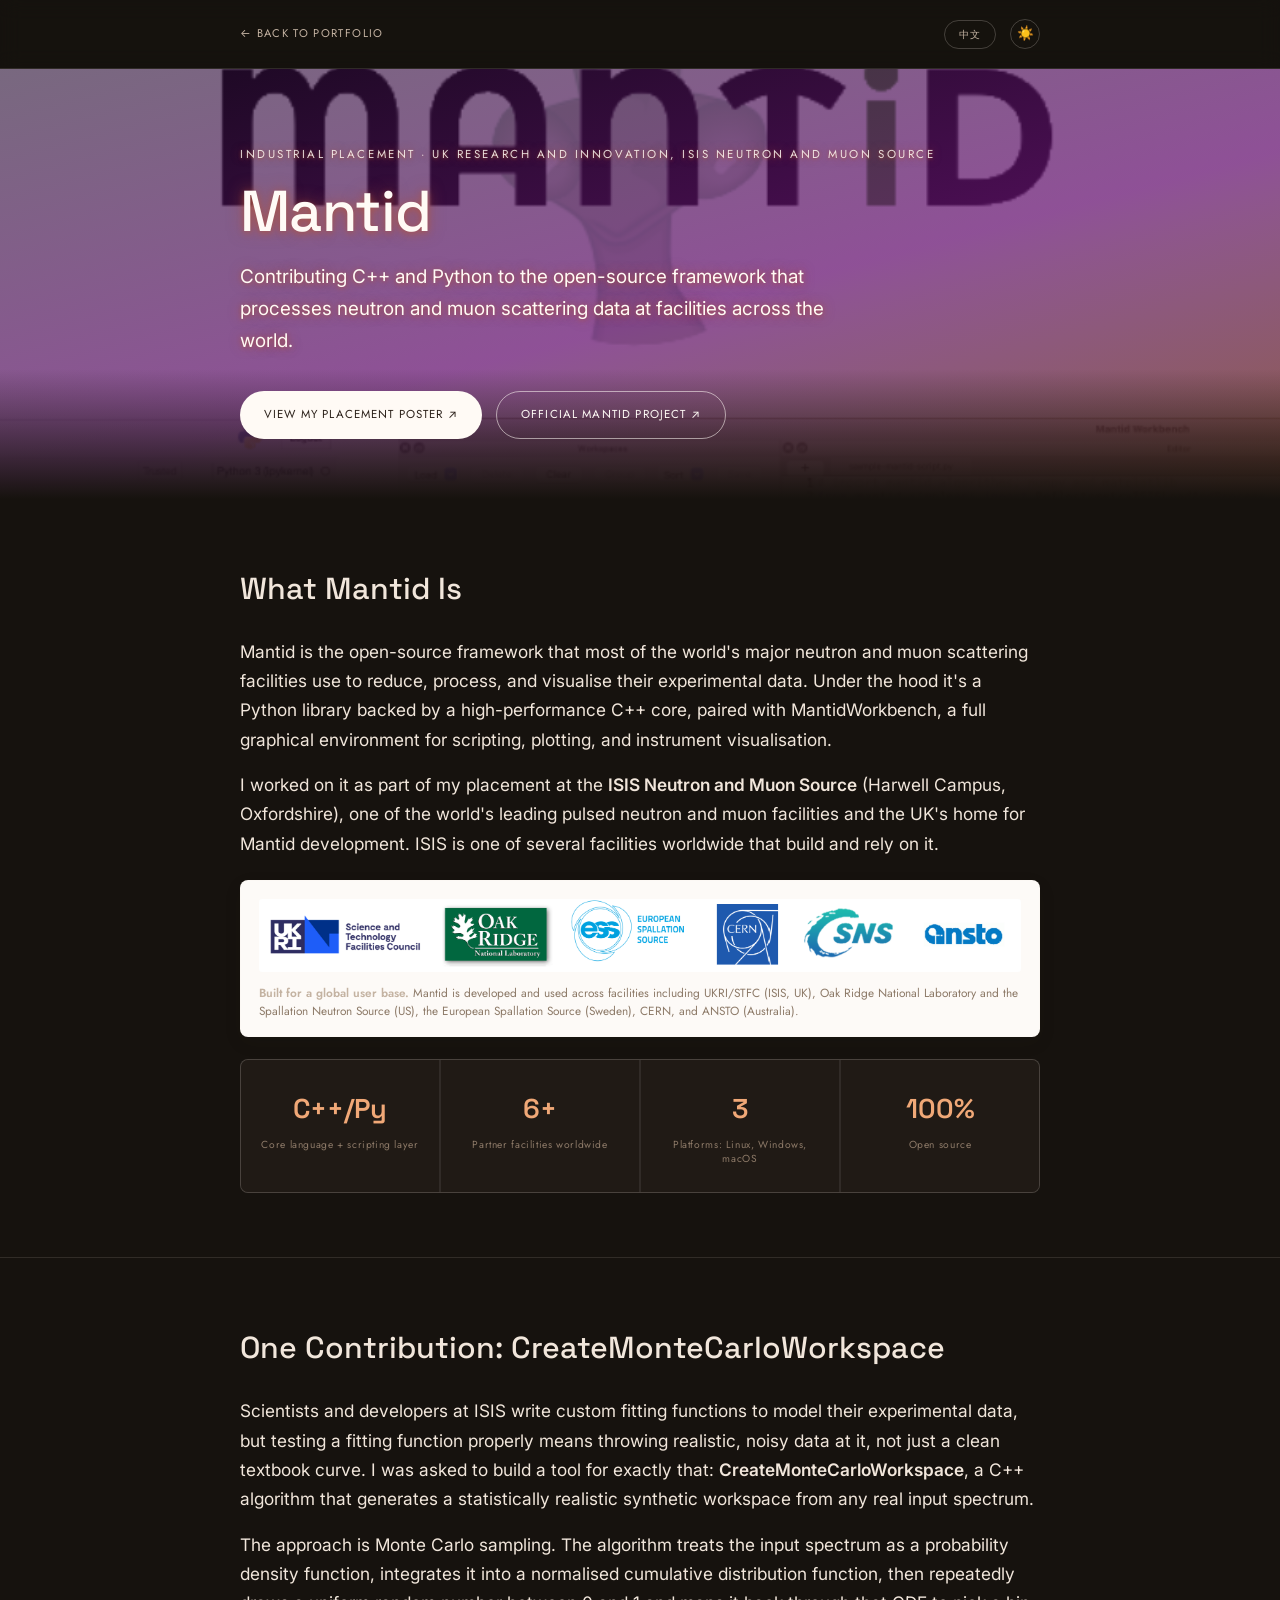
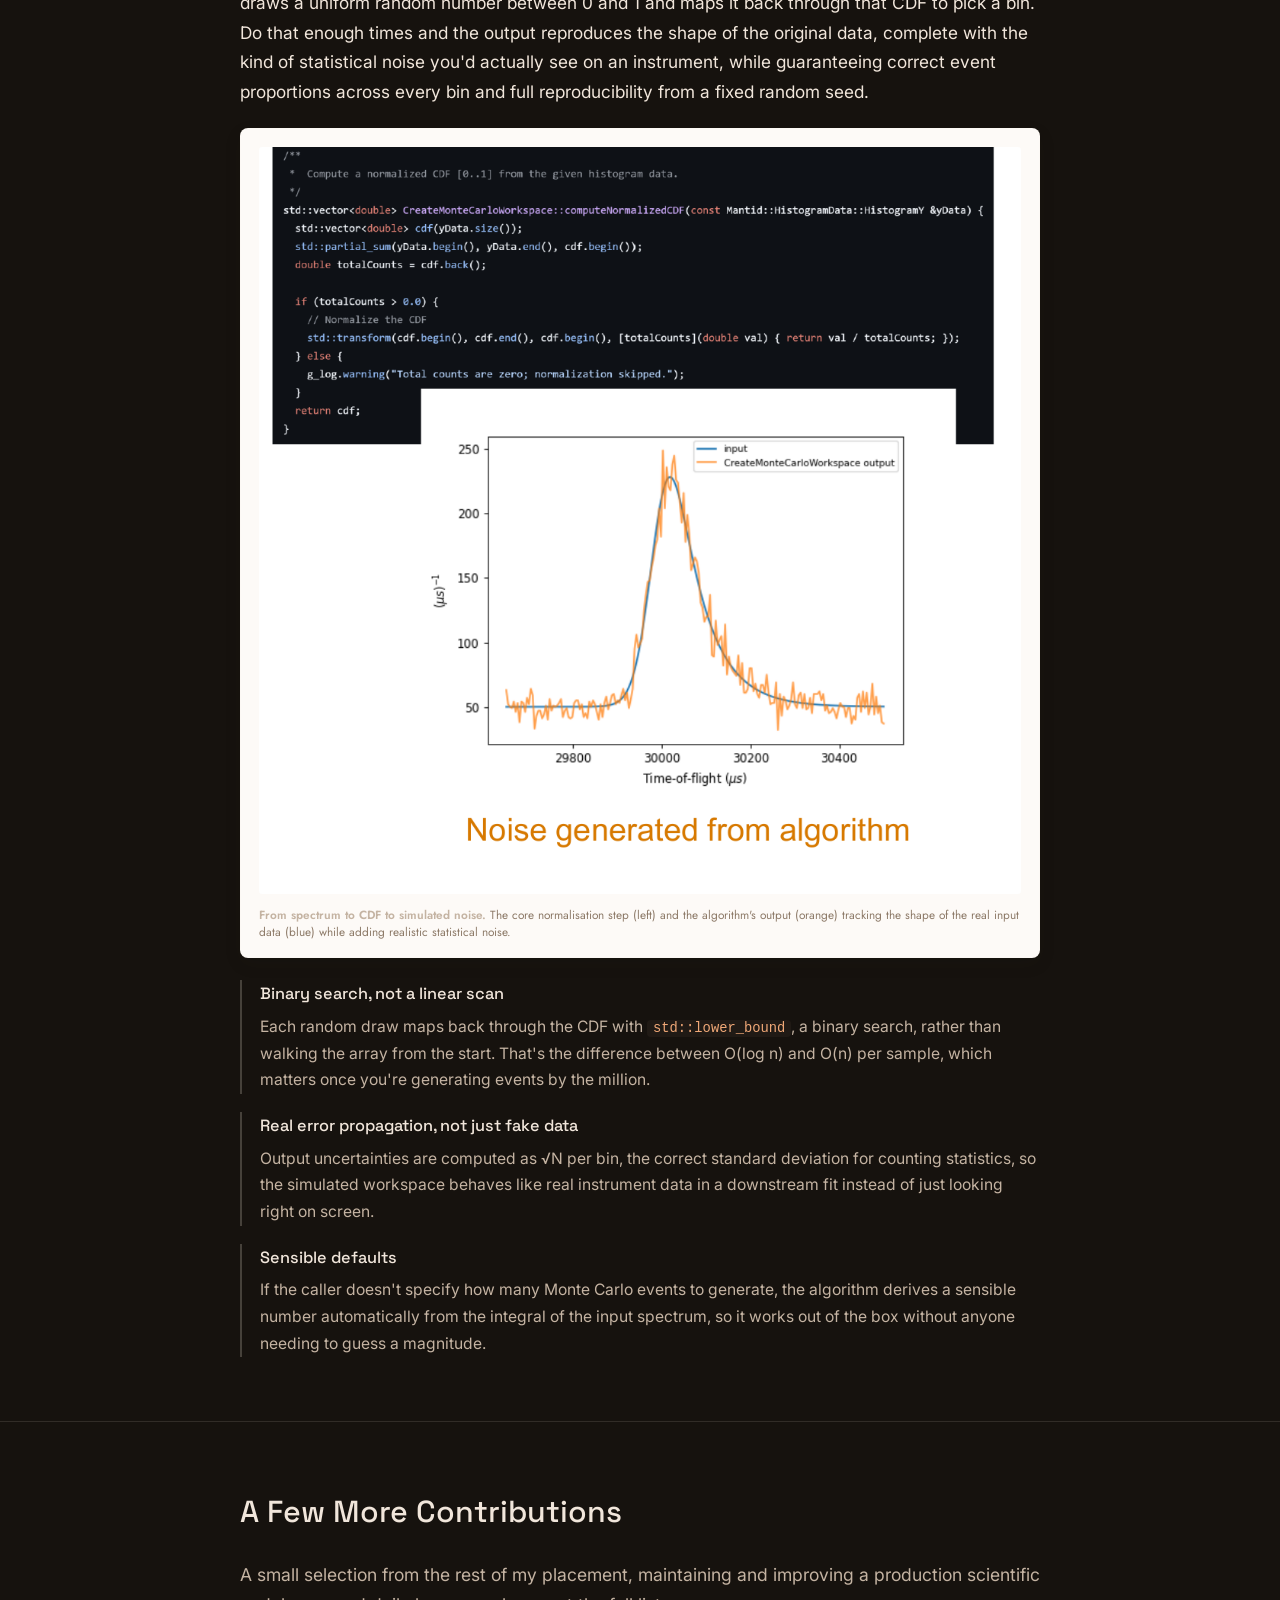
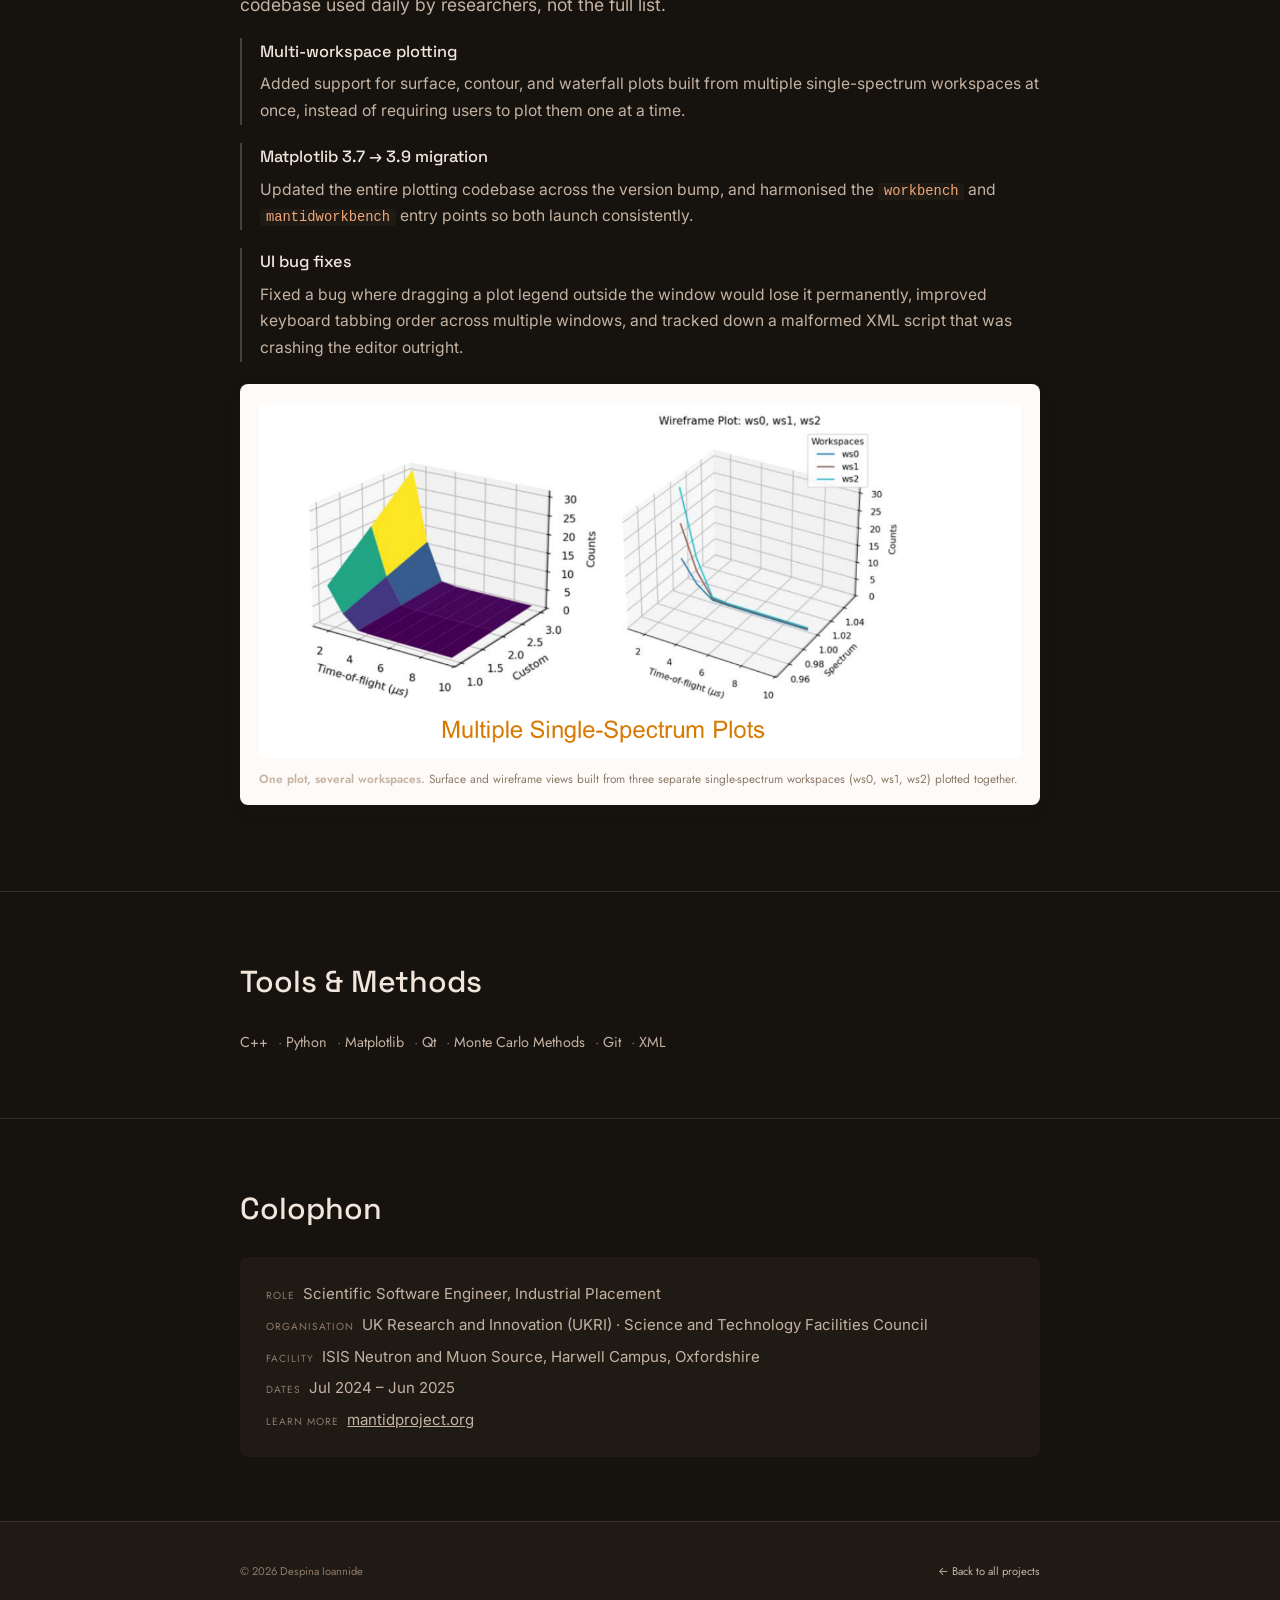
<file: projects/mantid.html>
<!DOCTYPE html>
<html lang="en">
<head>
<meta charset="UTF-8">
<meta name="viewport" content="width=device-width, initial-scale=1.0">
<title>Mantid · Despina Ioannide</title>
<meta name="description" content="Industrial placement at UK Research and Innovation: contributing C++ and Python to Mantid, the open-source framework used to process neutron and muon scattering data at facilities worldwide.">
<link rel="icon" type="image/x-icon" href="/favicon.ico">
<link rel="icon" type="image/png" sizes="192x192" href="/icon-192.png">
<link rel="apple-touch-icon" href="/apple-touch-icon.png">
<script type='module' src='https://static.cloudflareinsights.com/beacon.min.js' data-cf-beacon='{"token": "4fbaf637a9514fcdbe176cc45ba7c350"}'></script>
<script>
  (function(){
    var t = localStorage.getItem('site-theme') || 'dark';
    if(t === 'dark') document.documentElement.setAttribute('data-theme', 'dark');
  })();
</script>

<link rel="preconnect" href="https://fonts.googleapis.com">
<link rel="preconnect" href="https://fonts.gstatic.com" crossorigin>
<link href="https://fonts.googleapis.com/css2?family=Space+Grotesk:wght@400;500;600;700&family=Inter:wght@400;500;600&family=Jost:wght@300;400;500&display=swap" rel="stylesheet">

<style>
  :root{
    --grad-top: #f8ded3;
    --grad-mid: #f0ae93;
    --grad-bottom: #dd7a58;

    --bg: #fdf3ec;
    --bg-panel: #f9e8dd;
    --ink: #2b2019;
    --ink-dim: #6f5b4c;
    --ink-faint: #a4917f;
    --hero-ink: #fffaf5;
    --hero-ink-dim: rgba(255,250,245,0.86);

    --accent: #d9714a;
    --accent-deep: #b85535;
    --line: rgba(43,32,25,0.13);
    --line-strong: rgba(43,32,25,0.24);
    --hero-glow: rgba(184,85,53,0.6);

    --display: 'Space Grotesk', 'Jost', sans-serif;
    --body-serif: 'Inter', 'Jost', sans-serif;
    --label: 'Jost', 'Inter', sans-serif;
    --max: 880px;

    --nav-bg: rgba(253,243,236,0.72);
  }

  :root[data-theme="dark"]{
    --grad-top: #260c31;
    --grad-mid: #671372;
    --grad-bottom: #7a3c22;

    --bg: #16120e;
    --bg-panel: #201a15;
    --ink: #f1e6db;
    --ink-dim: #c4b3a2;
    --ink-faint: #8d7a68;
    --line: rgba(241,230,219,0.12);
    --line-strong: rgba(241,230,219,0.22);

    --accent: #e8935f;
    --accent-deep: #f0a877;

    --nav-bg: rgba(22,18,14,0.72);
  }

  *{ box-sizing: border-box; margin:0; padding:0; }
  html{ scroll-behavior: smooth; }

  body{
    background: var(--bg);
    color: var(--ink);
    font-family: var(--body-serif);
    font-size: 1.08rem;
    line-height: 1.7;
    -webkit-font-smoothing: antialiased;
    transition: background-color 0.3s ease, color 0.3s ease;
  }

  a{ color: inherit; text-decoration: none; }
  ::selection{ background: var(--accent); color: #fff; }

  .wrap{ max-width: var(--max); margin: 0 auto; padding: 0 40px; position: relative; }

  .label{
    font-family: var(--label);
    font-size: 0.72rem;
    letter-spacing: 0.22em;
    text-transform: uppercase;
    color: var(--accent);
  }

  /* ---------- NAV ---------- */
  nav{
    position: sticky;
    top: 0;
    z-index: 50;
    background: var(--nav-bg);
    backdrop-filter: blur(10px);
    border-bottom: 1px solid var(--line);
    transition: background-color 0.3s ease, border-color 0.3s ease;
  }
  nav .wrap{
    display:flex;
    align-items:center;
    justify-content: space-between;
    height: 68px;
    padding: 0 40px;
  }
  .back-link{
    font-family: var(--label);
    font-size: 0.7rem;
    letter-spacing: 0.12em;
    text-transform: uppercase;
    color: var(--ink-dim);
    display: flex;
    align-items: center;
    gap: 8px;
    transition: color 0.2s ease;
  }
  .back-link:hover{ color: var(--accent-deep); }
  .nav-right{ display: flex; align-items: center; gap: 14px; }
  .lang-toggle{
    font-family: var(--label);
    font-size: 0.65rem;
    letter-spacing: 0.08em;
    text-transform: uppercase;
    color: var(--ink-dim);
    background: none;
    border: 1px solid var(--line-strong);
    border-radius: 999px;
    padding: 6px 14px;
    cursor: pointer;
    transition: color 0.2s ease, border-color 0.2s ease;
    flex-shrink: 0;
  }
  .lang-toggle:hover{ color: var(--accent-deep); border-color: var(--accent-deep); }
  .theme-toggle{
    width: 30px;
    height: 30px;
    border-radius: 50%;
    background: none;
    border: 1px solid var(--line-strong);
    display: flex;
    align-items: center;
    justify-content: center;
    font-size: 0.85rem;
    line-height: 1;
    cursor: pointer;
    transition: border-color 0.2s ease, transform 0.2s ease;
    flex-shrink: 0;
  }
  .theme-toggle:hover{ border-color: var(--accent-deep); transform: rotate(12deg); }

  /* ---------- HERO ---------- */
  header.proj-hero{
    position: relative;
    overflow: hidden;
    padding: 76px 0 60px;
    background:
      linear-gradient(165deg, color-mix(in srgb, var(--grad-top) 62%, transparent) 0%, color-mix(in srgb, var(--grad-mid) 74%, transparent) 55%, color-mix(in srgb, var(--grad-bottom) 86%, transparent) 100%),
      url('mantid.png');
    background-size: cover;
    background-position: center 30%;
    transition: background-color 0.3s ease;
  }
  header.proj-hero::after{
    content: "";
    position: absolute;
    left: 0; right: 0; bottom: 0;
    height: 130px;
    background: linear-gradient(0deg, var(--bg) 0%, transparent 100%);
    pointer-events: none;
  }
  header.proj-hero .wrap{ position: relative; z-index: 1; }
  .proj-eyebrow{
    color: var(--hero-ink-dim);
    margin-bottom: 16px;
    text-shadow: 0 0 10px var(--hero-glow), 0 1px 3px var(--hero-glow);
  }
  h1.proj-title{
    font-family: var(--display);
    font-weight: 500;
    font-size: clamp(2.2rem, 6vw, 3.6rem);
    line-height: 1.05;
    letter-spacing: -0.01em;
    color: var(--hero-ink);
    margin-bottom: 20px;
    text-shadow: 0 0 16px var(--hero-glow), 0 2px 6px var(--hero-glow);
  }
  .proj-sub{
    font-size: clamp(1.02rem, 2vw, 1.18rem);
    color: var(--hero-ink);
    text-shadow: 0 0 12px var(--hero-glow), 0 1px 4px var(--hero-glow);
    max-width: 620px;
    margin-bottom: 34px;
  }
  .cta-row{ display: flex; flex-wrap: wrap; gap: 14px; }
  .btn{
    font-family: var(--label);
    font-size: 0.72rem;
    letter-spacing: 0.1em;
    text-transform: uppercase;
    padding: 13px 24px;
    border-radius: 999px;
    transition: transform 0.2s ease, background-color 0.2s ease, border-color 0.2s ease, color 0.2s ease;
    display: inline-flex;
    align-items: center;
    gap: 8px;
  }
  .btn-primary{ background: var(--hero-ink); color: #2b2019; }
  .btn-primary:hover{ transform: translateY(-2px); }
  .btn-ghost{ border: 1px solid rgba(255,250,245,0.55); color: var(--hero-ink); }
  .btn-ghost:hover{ border-color: var(--hero-ink); transform: translateY(-2px); }

  /* ---------- SECTIONS ---------- */
  section{ padding: 64px 0; border-top: 1px solid var(--line); }
  section:first-of-type{ border-top: none; }
  h2{
    font-family: var(--display);
    font-weight: 500;
    font-size: clamp(1.5rem, 3.5vw, 1.9rem);
    margin-bottom: 22px;
  }
  .lede{ color: var(--ink-dim); font-size: 1.1rem; margin-bottom: 18px; }
  p{ margin-bottom: 16px; }
  p:last-child{ margin-bottom: 0; }
  strong{ color: var(--ink); font-weight: 600; }

  /* ---------- STATS ---------- */
  .stat-grid{
    display: grid;
    grid-template-columns: repeat(4, 1fr);
    gap: 2px;
    background: var(--line);
    border: 1px solid var(--line);
    border-radius: 8px;
    overflow: hidden;
  }
  @media (max-width: 640px){ .stat-grid{ grid-template-columns: repeat(2, 1fr); } }
  .stat-tile{
    background: var(--bg-panel);
    padding: 26px 16px;
    text-align: center;
  }
  .stat-num{
    font-family: var(--display);
    font-weight: 600;
    font-size: clamp(1.3rem, 4vw, 1.7rem);
    color: var(--accent-deep);
    margin-bottom: 6px;
  }
  .stat-label{
    font-family: var(--label);
    font-size: 0.64rem;
    letter-spacing: 0.06em;
    color: var(--ink-faint);
    line-height: 1.4;
  }

  /* ---------- FIGURES ---------- */
  .figure-card{
    background: #fdfaf7;
    border: 1px solid var(--line);
    border-radius: 8px;
    padding: 18px 18px 16px;
    margin: 22px 0;
    box-shadow: 0 6px 18px rgba(43,32,25,0.08);
  }
  .figure-card img{ width: 100%; height: auto; display: block; border-radius: 3px; }
  .figure-card--sm img{ max-width: 420px; margin: 0 auto; }
  .figure-caption{
    font-family: var(--label);
    font-size: 0.74rem;
    color: var(--ink-faint);
    margin-top: 12px;
    line-height: 1.5;
  }
  .figure-caption strong{ color: var(--ink-dim); }

  /* ---------- ENGINEERING LIST ---------- */
  .eng-list{ display: flex; flex-direction: column; gap: 18px; margin-top: 8px; }
  .eng-item{ padding-left: 18px; border-left: 2px solid var(--line-strong); }
  .eng-item h3{
    font-family: var(--display);
    font-weight: 500;
    font-size: 1.02rem;
    margin-bottom: 6px;
    color: var(--ink);
  }
  .eng-item p{ color: var(--ink-dim); margin: 0; font-size: 0.98rem; }
  .eng-item code{
    font-family: monospace;
    background: var(--bg-panel);
    padding: 1px 6px;
    border-radius: 4px;
    font-size: 0.88em;
    color: var(--accent-deep);
  }

  /* ---------- TOOL TAGS ---------- */
  .tool-tags{ display:flex; flex-wrap: wrap; gap: 8px 4px; }
  .tool-tag{ font-family: var(--label); font-size: 0.9rem; color: var(--ink-dim); }
  .tool-tag:not(:last-child)::after{ content:"·"; margin-left: 10px; color: var(--ink-faint); }

  /* ---------- COLOPHON ---------- */
  .colophon{
    background: var(--bg-panel);
    border-radius: 8px;
    padding: 24px 26px;
    font-size: 0.94rem;
    color: var(--ink-dim);
  }
  .colophon div{ margin-bottom: 6px; }
  .colophon div:last-child{ margin-bottom: 0; }
  .colophon .k{
    font-family: var(--label);
    font-size: 0.64rem;
    letter-spacing: 0.1em;
    text-transform: uppercase;
    color: var(--ink-faint);
    margin-right: 8px;
  }

  footer{ padding: 40px 0 50px; border-top: 1px solid var(--line); background: var(--bg-panel); }
  .footer-row{
    display: flex;
    justify-content: space-between;
    align-items: center;
    flex-wrap: wrap;
    gap: 14px;
  }
  .footer-row p{ font-family: var(--label); font-size: 0.7rem; color: var(--ink-faint); margin: 0; }
  .footer-row a{ font-family: var(--label); font-size: 0.7rem; color: var(--ink-dim); transition: color 0.2s ease; }
  .footer-row a:hover{ color: var(--accent-deep); }
</style>
</head>
<body>

<nav>
  <div class="wrap">
    <a class="back-link" href="../index.html#projects" data-i18n="back-link">← Back to portfolio</a>
    <div class="nav-right">
      <button class="lang-toggle" id="langToggle" onclick="toggleLang()">中文</button>
      <button class="theme-toggle" id="themeToggle" onclick="toggleTheme()" aria-label="Toggle dark mode">🌙</button>
    </div>
  </div>
</nav>

<header class="proj-hero">
  <div class="wrap">
    <div class="proj-eyebrow label" data-i18n="eyebrow">Industrial Placement · UK Research and Innovation, ISIS Neutron and Muon Source</div>
    <h1 class="proj-title">Mantid</h1>
    <p class="proj-sub" data-i18n="sub">Contributing C++ and Python to the open-source framework that processes neutron and muon scattering data at facilities across the world.</p>
    <div class="cta-row">
      <a class="btn btn-primary" href="mantid-ip-poster.pdf" target="_blank" rel="noopener" data-i18n="btn-poster">View my placement poster ↗</a>
      <a class="btn btn-ghost" href="https://www.mantidproject.org" target="_blank" rel="noopener" data-i18n="btn-official">Official Mantid project ↗</a>
    </div>
  </div>
</header>

<section>
  <div class="wrap">
    <h2 data-i18n="h2-what">What Mantid Is</h2>
    <p data-i18n="what-p1">Mantid is the open-source framework that most of the world's major neutron and muon scattering facilities use to reduce, process, and visualise their experimental data. Under the hood it's a Python library backed by a high-performance C++ core, paired with MantidWorkbench, a full graphical environment for scripting, plotting, and instrument visualisation.</p>
    <p data-i18n="what-p2">I worked on it as part of my placement at the <strong>ISIS Neutron and Muon Source</strong> (Harwell Campus, Oxfordshire), one of the world's leading pulsed neutron and muon facilities and the UK's home for Mantid development. ISIS is one of several facilities worldwide that build and rely on it.</p>

    <div class="figure-card">
      <img src="figures/collaborators.png" alt="Logos of institutions that collaborate on Mantid: UKRI/STFC, Oak Ridge National Laboratory, European Spallation Source, CERN, SNS, ANSTO">
      <div class="figure-caption" data-i18n="fig-collab"><strong>Built for a global user base.</strong> Mantid is developed and used across facilities including UKRI/STFC (ISIS, UK), Oak Ridge National Laboratory and the Spallation Neutron Source (US), the European Spallation Source (Sweden), CERN, and ANSTO (Australia).</div>
    </div>

    <div class="stat-grid">
      <div class="stat-tile">
        <div class="stat-num">C++/Py</div>
        <div class="stat-label" data-i18n="stat1">Core language + scripting layer</div>
      </div>
      <div class="stat-tile">
        <div class="stat-num">6+</div>
        <div class="stat-label" data-i18n="stat2">Partner facilities worldwide</div>
      </div>
      <div class="stat-tile">
        <div class="stat-num">3</div>
        <div class="stat-label" data-i18n="stat3">Platforms: Linux, Windows, macOS</div>
      </div>
      <div class="stat-tile">
        <div class="stat-num">100%</div>
        <div class="stat-label" data-i18n="stat4">Open source</div>
      </div>
    </div>
  </div>
</section>

<section>
  <div class="wrap">
    <h2 data-i18n="h2-contrib">One Contribution: CreateMonteCarloWorkspace</h2>
    <p data-i18n="contrib-p1">Scientists and developers at ISIS write custom fitting functions to model their experimental data, but testing a fitting function properly means throwing realistic, noisy data at it, not just a clean textbook curve. I was asked to build a tool for exactly that: <strong>CreateMonteCarloWorkspace</strong>, a C++ algorithm that generates a statistically realistic synthetic workspace from any real input spectrum.</p>
    <p data-i18n="contrib-p2">The approach is Monte Carlo sampling. The algorithm treats the input spectrum as a probability density function, integrates it into a normalised cumulative distribution function, then repeatedly draws a uniform random number between 0 and 1 and maps it back through that CDF to pick a bin. Do that enough times and the output reproduces the shape of the original data, complete with the kind of statistical noise you'd actually see on an instrument, while guaranteeing correct event proportions across every bin and full reproducibility from a fixed random seed.</p>

    <div class="figure-card">
      <img src="figures/mantid-montecarlo.png" alt="C++ implementation of the normalized CDF computation in CreateMonteCarloWorkspace, alongside a plot comparing input data to the algorithm's simulated output">
      <div class="figure-caption" data-i18n="fig-mc"><strong>From spectrum to CDF to simulated noise.</strong> The core normalisation step (left) and the algorithm's output (orange) tracking the shape of the real input data (blue) while adding realistic statistical noise.</div>
    </div>

    <div class="eng-list">
      <div class="eng-item">
        <h3 data-i18n="eng1-h">Binary search, not a linear scan</h3>
        <p data-i18n="eng1-p">Each random draw maps back through the CDF with <code>std::lower_bound</code>, a binary search, rather than walking the array from the start. That's the difference between O(log n) and O(n) per sample, which matters once you're generating events by the million.</p>
      </div>
      <div class="eng-item">
        <h3 data-i18n="eng2-h">Real error propagation, not just fake data</h3>
        <p data-i18n="eng2-p">Output uncertainties are computed as √N per bin, the correct standard deviation for counting statistics, so the simulated workspace behaves like real instrument data in a downstream fit instead of just looking right on screen.</p>
      </div>
      <div class="eng-item">
        <h3 data-i18n="eng3-h">Sensible defaults</h3>
        <p data-i18n="eng3-p">If the caller doesn't specify how many Monte Carlo events to generate, the algorithm derives a sensible number automatically from the integral of the input spectrum, so it works out of the box without anyone needing to guess a magnitude.</p>
      </div>
    </div>
  </div>
</section>

<section>
  <div class="wrap">
    <h2 data-i18n="h2-few-more">A Few More Contributions</h2>
    <p class="lede" data-i18n="few-more-lede">A small selection from the rest of my placement, maintaining and improving a production scientific codebase used daily by researchers, not the full list.</p>

    <div class="eng-list">
      <div class="eng-item">
        <h3 data-i18n="eng4-h">Multi-workspace plotting</h3>
        <p data-i18n="eng4-p">Added support for surface, contour, and waterfall plots built from multiple single-spectrum workspaces at once, instead of requiring users to plot them one at a time.</p>
      </div>
      <div class="eng-item">
        <h3 data-i18n="eng5-h">Matplotlib 3.7 → 3.9 migration</h3>
        <p data-i18n="eng5-p">Updated the entire plotting codebase across the version bump, and harmonised the <code>workbench</code> and <code>mantidworkbench</code> entry points so both launch consistently.</p>
      </div>
      <div class="eng-item">
        <h3 data-i18n="eng6-h">UI bug fixes</h3>
        <p data-i18n="eng6-p">Fixed a bug where dragging a plot legend outside the window would lose it permanently, improved keyboard tabbing order across multiple windows, and tracked down a malformed XML script that was crashing the editor outright.</p>
      </div>
    </div>

    <div class="figure-card">
      <img src="figures/mantid-multispectrum.png" alt="Surface and wireframe plots generated from multiple single-spectrum Mantid workspaces">
      <div class="figure-caption" data-i18n="fig-multi"><strong>One plot, several workspaces.</strong> Surface and wireframe views built from three separate single-spectrum workspaces (ws0, ws1, ws2) plotted together.</div>
    </div>
  </div>
</section>

<section>
  <div class="wrap">
    <h2 data-i18n="h2-tools">Tools &amp; Methods</h2>
    <div class="tool-tags">
      <span class="tool-tag">C++</span>
      <span class="tool-tag">Python</span>
      <span class="tool-tag">Matplotlib</span>
      <span class="tool-tag">Qt</span>
      <span class="tool-tag" data-i18n="tool-mc">Monte Carlo Methods</span>
      <span class="tool-tag">Git</span>
      <span class="tool-tag">XML</span>
    </div>
  </div>
</section>

<section>
  <div class="wrap">
    <h2 data-i18n="h2-colophon">Colophon</h2>
    <div class="colophon">
      <div><span class="k" data-i18n="k-role">Role</span><span data-i18n="v-role">Scientific Software Engineer, Industrial Placement</span></div>
      <div><span class="k" data-i18n="k-org">Organisation</span><span data-i18n="v-org">UK Research and Innovation (UKRI) · Science and Technology Facilities Council</span></div>
      <div><span class="k" data-i18n="k-facility">Facility</span><span data-i18n="v-facility">ISIS Neutron and Muon Source, Harwell Campus, Oxfordshire</span></div>
      <div><span class="k" data-i18n="k-dates">Dates</span><span data-i18n="v-dates">Jul 2024 – Jun 2025</span></div>
      <div><span class="k" data-i18n="k-learn">Learn more</span><a href="https://www.mantidproject.org" target="_blank" rel="noopener" style="text-decoration:underline;">mantidproject.org</a></div>
    </div>
  </div>
</section>

<footer>
  <div class="wrap footer-row">
    <p>© 2026 Despina Ioannide</p>
    <a href="../index.html#projects" data-i18n="footer-back">← Back to all projects</a>
  </div>
</footer>

<script>
  function setTheme(theme){
    document.documentElement.setAttribute('data-theme', theme);
    document.getElementById('themeToggle').textContent = theme === 'dark' ? '☀️' : '🌙';
    localStorage.setItem('site-theme', theme);
  }
  function toggleTheme(){
    var current = document.documentElement.getAttribute('data-theme') === 'dark' ? 'dark' : 'light';
    setTheme(current === 'dark' ? 'light' : 'dark');
  }
  setTheme(localStorage.getItem('site-theme') || 'dark');
</script>

<script>
  var zhDict = {
    'back-link': '← 返回主页',
    'eyebrow': '行业实习 · 英国研究与创新署（UKRI），ISIS 中子与介子源',
    'sub': '为全球各大科研机构处理中子与介子散射数据所使用的开源框架贡献 C++ 与 Python 代码。',
    'btn-poster': '查看我的实习海报 ↗',
    'btn-official': 'Mantid 官方项目 ↗',

    'h2-what': 'Mantid 是什么',
    'what-p1': 'Mantid 是全球大多数主要中子与介子散射设施用于归约、处理和可视化实验数据的开源框架。其底层是一个由高性能 C++ 核心驱动的 Python 库，并配有 MantidWorkbench，一个集脚本编写、绘图与仪器可视化于一体的完整图形环境。',
    'what-p2': '我在 <strong>ISIS 中子与介子源</strong>（英国牛津郡哈韦尔园区）实习期间参与了这一项目的开发。ISIS 是世界领先的脉冲中子与介子科研设施之一，也是英国 Mantid 开发的核心基地，同时也是全球众多依赖并共同开发 Mantid 的机构之一。',
    'fig-collab': '<strong>为全球用户而生。</strong>Mantid 由多家机构共同开发和使用，包括英国研究与创新署下属科学技术设施委员会（UKRI/STFC，ISIS）、美国橡树岭国家实验室及散裂中子源（SNS）、瑞典欧洲散裂源（ESS）、欧洲核子研究组织（CERN），以及澳大利亚核科学技术组织（ANSTO）。',

    'stat1': '核心语言与脚本层',
    'stat2': '全球合作机构',
    'stat3': '支持平台：Linux、Windows、macOS',
    'stat4': '开源',

    'h2-contrib': '其中一项贡献：CreateMonteCarloWorkspace',
    'contrib-p1': 'ISIS 的科学家和开发者会编写自定义拟合函数来建模实验数据，但要真正测试一个拟合函数，需要用贴近真实情况、带有噪声的数据去检验它，而不只是一条干净的教科书曲线。我的任务正是构建这样一个工具：<strong>CreateMonteCarloWorkspace</strong>，一个能够根据任意真实输入光谱生成统计上逼真的模拟工作区的 C++ 算法。',
    'contrib-p2': '其核心方法是蒙特卡洛采样。算法将输入光谱视为一个概率密度函数，将其积分为归一化的累积分布函数（CDF），然后反复在0到1之间抽取均匀随机数，并通过该 CDF 映射回对应的区间。重复足够多次后，输出结果便能重现原始数据的形状，并带有仪器实际观测中会出现的统计噪声，同时保证每个区间的事件比例正确，并且在固定随机种子下完全可复现。',
    'fig-mc': '<strong>从光谱到 CDF，再到模拟噪声。</strong>左侧为核心归一化步骤，右侧为算法输出（橙色）在贴合真实输入数据（蓝色）形状的同时加入了真实的统计噪声。',

    'eng1-h': '使用二分查找，而非线性扫描',
    'eng1-p': '每次随机抽样都通过 <code>std::lower_bound</code>（二分查找）映射回 CDF，而不是从数组开头逐一扫描。这是每次采样 O(log n) 与 O(n) 复杂度之间的差别，当生成数百万个事件时，这一差异非常重要。',
    'eng2-h': '真实的误差传播，而不只是伪造数据',
    'eng2-p': '每个区间的输出不确定度按 √N 计算，这是计数统计中正确的标准差公式，因此模拟出的工作区在后续拟合中的表现如同真实仪器数据，而不仅仅是在屏幕上"看起来正确"。',
    'eng3-h': '合理的默认设置',
    'eng3-p': '如果调用者未指定要生成的蒙特卡洛事件数量，算法会根据输入光谱的积分自动推导出一个合理的数值，因此无需任何人猜测数量级，开箱即可使用。',

    'h2-few-more': '其他一些贡献',
    'few-more-lede': '以下是我实习期间其余工作的一小部分节选，主要围绕维护和改进一个被科研人员每日使用的生产级科学代码库，并非完整列表。',

    'eng4-h': '多工作区绘图',
    'eng4-p': '新增了对由多个单光谱工作区同时构建曲面图、等高线图和瀑布图的支持，用户无需再逐一绘制。',
    'eng5-h': 'Matplotlib 3.7 → 3.9 版本迁移',
    'eng5-p': '在版本升级过程中更新了整个绘图相关代码库，并统一了 <code>workbench</code> 与 <code>mantidworkbench</code> 两个入口，使两者的启动行为保持一致。',
    'eng6-h': '界面缺陷修复',
    'eng6-p': '修复了将图例拖出窗口后会永久丢失的缺陷，改进了多窗口间的键盘 Tab 切换顺序，并定位并修复了一个导致编辑器直接崩溃的格式错误 XML 脚本。',
    'fig-multi': '<strong>一张图，多个工作区。</strong>由三个独立的单光谱工作区（ws0、ws1、ws2）共同绘制而成的曲面图与线框图。',

    'h2-tools': '工具与方法',
    'tool-mc': 'Monte Carlo Methods（蒙特卡洛方法）',

    'h2-colophon': '文档信息',
    'k-role': '职位',
    'k-org': '所属机构',
    'k-facility': '科研设施',
    'k-dates': '时间',
    'k-learn': '了解更多',
    'v-role': '科学软件工程师（行业实习）',
    'v-org': '英国研究与创新署（UKRI）· 科学技术设施委员会（STFC）',
    'v-facility': 'ISIS 中子与介子源，英国牛津郡哈韦尔园区',
    'v-dates': '2024年7月 – 2025年6月',

    'footer-back': '← 返回所有项目'
  };

  var currentLang = 'en';
  var enCache = {};

  function setLang(lang){
    document.querySelectorAll('[data-i18n]').forEach(function(el){
      var key = el.getAttribute('data-i18n');
      if(lang === 'zh'){
        if(!(key in enCache)) enCache[key] = el.innerHTML;
        if(zhDict[key] !== undefined) el.innerHTML = zhDict[key];
      } else if(key in enCache){
        el.innerHTML = enCache[key];
      }
    });
    currentLang = lang;
    document.documentElement.lang = lang === 'zh' ? 'zh-CN' : 'en';
    document.getElementById('langToggle').textContent = lang === 'zh' ? 'EN' : '中文';
    localStorage.setItem('site-lang', lang);
  }

  function toggleLang(){
    setLang(currentLang === 'zh' ? 'en' : 'zh');
  }

  var savedLang = localStorage.getItem('site-lang');
  if(savedLang === 'zh'){
    setLang('zh');
  } else if(!savedLang && navigator.language && navigator.language.toLowerCase().indexOf('zh') === 0){
    setLang('zh');
  }
</script>

</body>
</html>
</file>
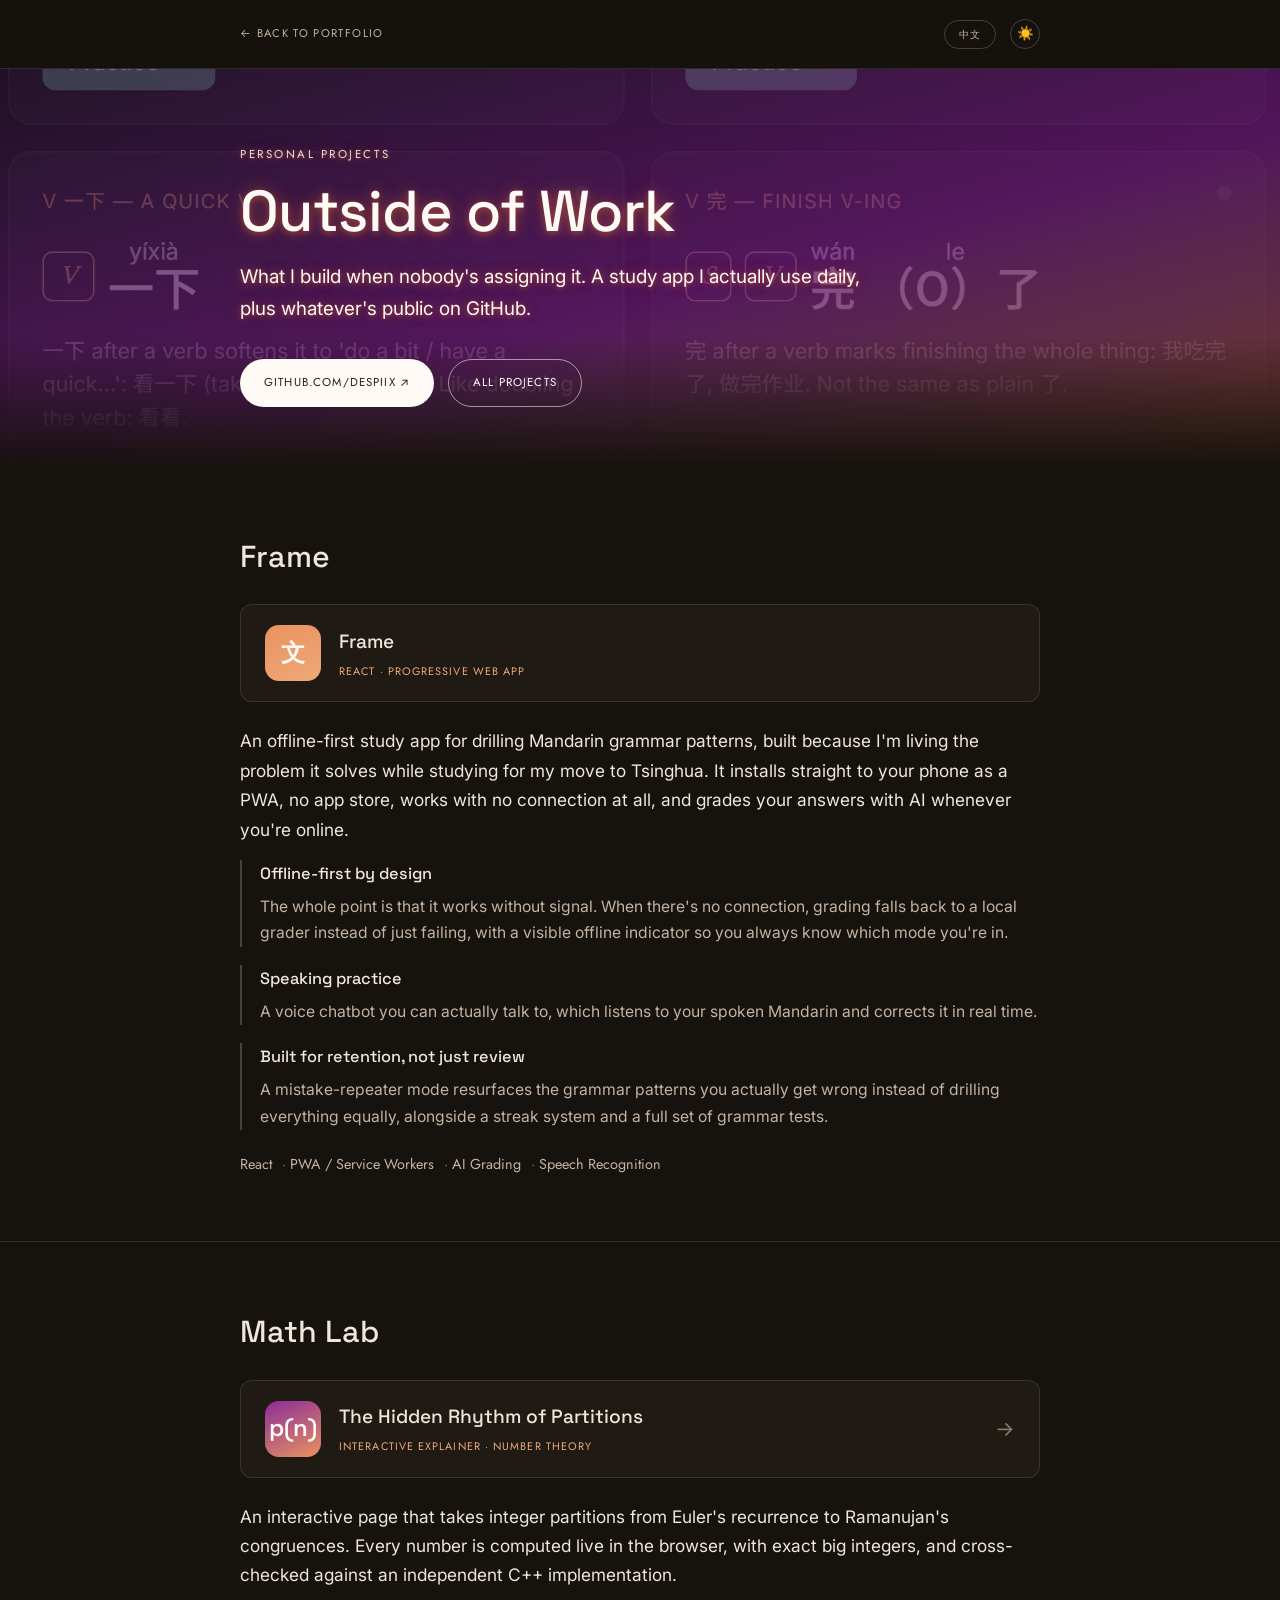
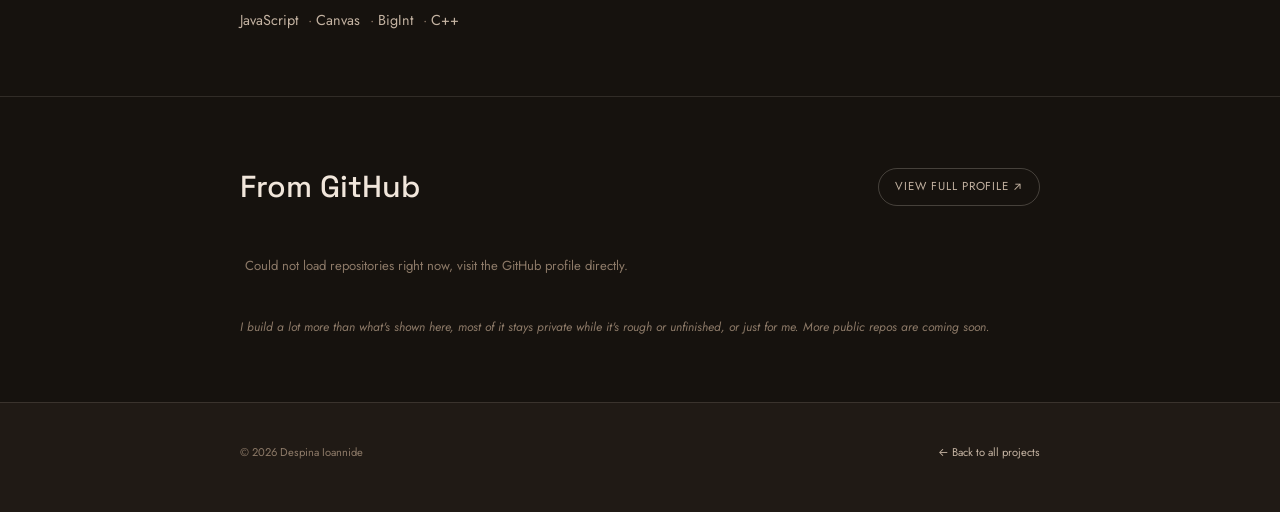
<file: projects/personal.html>
<!DOCTYPE html>
<html lang="en">
<head>
<meta charset="UTF-8">
<meta name="viewport" content="width=device-width, initial-scale=1.0">
<title>Personal Projects · Despina Ioannide</title>
<meta name="description" content="Personal projects by Despina Ioannide, including Frame, an offline-first PWA for drilling Mandarin grammar, plus a live feed of public GitHub repositories.">
<link rel="icon" type="image/x-icon" href="/favicon.ico">
<link rel="icon" type="image/png" sizes="192x192" href="/icon-192.png">
<link rel="apple-touch-icon" href="/apple-touch-icon.png">
<script type='module' src='https://static.cloudflareinsights.com/beacon.min.js' data-cf-beacon='{"token": "4fbaf637a9514fcdbe176cc45ba7c350"}'></script>
<script>
  (function(){
    var t = localStorage.getItem('site-theme') || 'dark';
    if(t === 'dark') document.documentElement.setAttribute('data-theme', 'dark');
  })();
</script>

<link rel="preconnect" href="https://fonts.googleapis.com">
<link rel="preconnect" href="https://fonts.gstatic.com" crossorigin>
<link href="https://fonts.googleapis.com/css2?family=Space+Grotesk:wght@400;500;600;700&family=Inter:wght@400;500;600&family=Jost:wght@300;400;500&display=swap" rel="stylesheet">

<style>
  :root{
    --grad-top: #f8ded3;
    --grad-mid: #f0ae93;
    --grad-bottom: #dd7a58;

    --bg: #fdf3ec;
    --bg-panel: #f9e8dd;
    --ink: #2b2019;
    --ink-dim: #6f5b4c;
    --ink-faint: #a4917f;
    --hero-ink: #fffaf5;
    --hero-ink-dim: rgba(255,250,245,0.86);

    --accent: #d9714a;
    --accent-deep: #b85535;
    --line: rgba(43,32,25,0.13);
    --line-strong: rgba(43,32,25,0.24);
    --hero-glow: rgba(184,85,53,0.6);

    --display: 'Space Grotesk', 'Jost', sans-serif;
    --body-serif: 'Inter', 'Jost', sans-serif;
    --label: 'Jost', 'Inter', sans-serif;
    --max: 880px;

    --nav-bg: rgba(253,243,236,0.72);
  }

  :root[data-theme="dark"]{
    --grad-top: #260c31;
    --grad-mid: #671372;
    --grad-bottom: #7a3c22;

    --bg: #16120e;
    --bg-panel: #201a15;
    --ink: #f1e6db;
    --ink-dim: #c4b3a2;
    --ink-faint: #8d7a68;
    --line: rgba(241,230,219,0.12);
    --line-strong: rgba(241,230,219,0.22);

    --accent: #e8935f;
    --accent-deep: #f0a877;

    --nav-bg: rgba(22,18,14,0.72);
  }

  *{ box-sizing: border-box; margin:0; padding:0; }
  html{ scroll-behavior: smooth; }

  body{
    background: var(--bg);
    color: var(--ink);
    font-family: var(--body-serif);
    font-size: 1.08rem;
    line-height: 1.7;
    -webkit-font-smoothing: antialiased;
    transition: background-color 0.3s ease, color 0.3s ease;
  }

  a{ color: inherit; text-decoration: none; }
  ::selection{ background: var(--accent); color: #fff; }

  .wrap{ max-width: var(--max); margin: 0 auto; padding: 0 40px; position: relative; }

  .label{
    font-family: var(--label);
    font-size: 0.72rem;
    letter-spacing: 0.22em;
    text-transform: uppercase;
    color: var(--accent);
  }

  /* ---------- NAV ---------- */
  nav{
    position: sticky;
    top: 0;
    z-index: 50;
    background: var(--nav-bg);
    backdrop-filter: blur(10px);
    border-bottom: 1px solid var(--line);
    transition: background-color 0.3s ease, border-color 0.3s ease;
  }
  nav .wrap{
    display:flex;
    align-items:center;
    justify-content: space-between;
    height: 68px;
    padding: 0 40px;
  }
  .back-link{
    font-family: var(--label);
    font-size: 0.7rem;
    letter-spacing: 0.12em;
    text-transform: uppercase;
    color: var(--ink-dim);
    display: flex;
    align-items: center;
    gap: 8px;
    transition: color 0.2s ease;
  }
  .back-link:hover{ color: var(--accent-deep); }
  .nav-right{ display: flex; align-items: center; gap: 14px; }
  .lang-toggle{
    font-family: var(--label);
    font-size: 0.65rem;
    letter-spacing: 0.08em;
    text-transform: uppercase;
    color: var(--ink-dim);
    background: none;
    border: 1px solid var(--line-strong);
    border-radius: 999px;
    padding: 6px 14px;
    cursor: pointer;
    transition: color 0.2s ease, border-color 0.2s ease;
    flex-shrink: 0;
  }
  .lang-toggle:hover{ color: var(--accent-deep); border-color: var(--accent-deep); }
  .theme-toggle{
    width: 30px;
    height: 30px;
    border-radius: 50%;
    background: none;
    border: 1px solid var(--line-strong);
    display: flex;
    align-items: center;
    justify-content: center;
    font-size: 0.85rem;
    line-height: 1;
    cursor: pointer;
    transition: border-color 0.2s ease, transform 0.2s ease;
    flex-shrink: 0;
  }
  .theme-toggle:hover{ border-color: var(--accent-deep); transform: rotate(12deg); }

  /* ---------- HERO ---------- */
  header.proj-hero{
    position: relative;
    overflow: hidden;
    padding: 76px 0 60px;
    background:
      linear-gradient(165deg, color-mix(in srgb, var(--grad-top) 62%, transparent) 0%, color-mix(in srgb, var(--grad-mid) 74%, transparent) 55%, color-mix(in srgb, var(--grad-bottom) 86%, transparent) 100%),
      url('personal.png');
    background-size: cover;
    background-position: center;
    transition: background-color 0.3s ease;
  }
  header.proj-hero::after{
    content: "";
    position: absolute;
    left: 0; right: 0; bottom: 0;
    height: 130px;
    background: linear-gradient(0deg, var(--bg) 0%, transparent 100%);
    pointer-events: none;
  }
  header.proj-hero .wrap{ position: relative; z-index: 1; }
  .proj-eyebrow{
    color: var(--hero-ink-dim);
    margin-bottom: 16px;
    text-shadow: 0 0 10px var(--hero-glow), 0 1px 3px var(--hero-glow);
  }
  h1.proj-title{
    font-family: var(--display);
    font-weight: 500;
    font-size: clamp(2.2rem, 6vw, 3.6rem);
    line-height: 1.05;
    letter-spacing: -0.01em;
    color: var(--hero-ink);
    margin-bottom: 20px;
    text-shadow: 0 0 16px var(--hero-glow), 0 2px 6px var(--hero-glow);
  }
  .proj-sub{
    font-size: clamp(1.02rem, 2vw, 1.18rem);
    color: var(--hero-ink);
    text-shadow: 0 0 12px var(--hero-glow), 0 1px 4px var(--hero-glow);
    max-width: 620px;
    margin-bottom: 34px;
  }
  .cta-row{ display: flex; flex-wrap: wrap; gap: 14px; }
  .btn{
    font-family: var(--label);
    font-size: 0.72rem;
    letter-spacing: 0.1em;
    text-transform: uppercase;
    padding: 13px 24px;
    border-radius: 999px;
    transition: transform 0.2s ease, background-color 0.2s ease, border-color 0.2s ease, color 0.2s ease;
    display: inline-flex;
    align-items: center;
    gap: 8px;
  }
  .btn-primary{ background: var(--hero-ink); color: #2b2019; }
  .btn-primary:hover{ transform: translateY(-2px); }
  .btn-ghost{ border: 1px solid rgba(255,250,245,0.55); color: var(--hero-ink); }
  .btn-ghost:hover{ border-color: var(--hero-ink); transform: translateY(-2px); }

  /* ---------- SECTIONS ---------- */
  section{ padding: 64px 0; border-top: 1px solid var(--line); }
  section:first-of-type{ border-top: none; }
  h2{
    font-family: var(--display);
    font-weight: 500;
    font-size: clamp(1.5rem, 3.5vw, 1.9rem);
    margin-bottom: 22px;
  }
  .lede{ color: var(--ink-dim); font-size: 1.1rem; margin-bottom: 18px; }
  p{ margin-bottom: 16px; }
  p:last-child{ margin-bottom: 0; }
  strong{ color: var(--ink); font-weight: 600; }

  /* ---------- APP CARD (Frame) ---------- */
  .app-card{
    display: flex;
    align-items: center;
    gap: 18px;
    background: var(--bg-panel);
    border: 1px solid var(--line);
    border-radius: 12px;
    padding: 20px 24px;
    margin-bottom: 24px;
  }
  .app-icon{
    width: 56px;
    height: 56px;
    border-radius: 14px;
    background: linear-gradient(155deg, var(--accent), var(--accent-deep));
    display: flex;
    align-items: center;
    justify-content: center;
    font-family: var(--display);
    font-weight: 600;
    font-size: 1.5rem;
    color: #fffaf5;
    flex-shrink: 0;
  }
  .app-meta .app-name{
    font-family: var(--display);
    font-weight: 500;
    font-size: 1.2rem;
    color: var(--ink);
  }
  .app-meta .app-kind{
    font-family: var(--label);
    font-size: 0.68rem;
    letter-spacing: 0.1em;
    text-transform: uppercase;
    color: var(--accent-deep);
    margin-top: 3px;
  }

  a.app-card{ transition: border-color 0.2s ease, transform 0.2s ease; }
  a.app-card:hover{ border-color: var(--accent-deep); transform: translateY(-2px); }
  .app-icon.alt{ background: linear-gradient(155deg, var(--purple, #8b2d98), var(--accent)); }
  .app-arrow{ margin-left: auto; font-size: 1.3rem; color: var(--ink-faint); }

  /* ---------- FEATURE LIST ---------- */
  .eng-list{ display: flex; flex-direction: column; gap: 18px; margin-top: 8px; }
  .eng-item{ padding-left: 18px; border-left: 2px solid var(--line-strong); }
  .eng-item h3{
    font-family: var(--display);
    font-weight: 500;
    font-size: 1.02rem;
    margin-bottom: 6px;
    color: var(--ink);
  }
  .eng-item p{ color: var(--ink-dim); margin: 0; font-size: 0.98rem; }

  /* ---------- TOOL TAGS ---------- */
  .tool-tags{ display:flex; flex-wrap: wrap; gap: 8px 4px; }
  .tool-tag{ font-family: var(--label); font-size: 0.9rem; color: var(--ink-dim); }
  .tool-tag:not(:last-child)::after{ content:"·"; margin-left: 10px; color: var(--ink-faint); }

  /* ---------- GITHUB ---------- */
  .gh-header{
    display: flex;
    align-items: center;
    justify-content: space-between;
    flex-wrap: wrap;
    gap: 14px;
    margin-bottom: 22px;
  }
  .gh-profile-link{
    font-family: var(--label);
    font-size: 0.72rem;
    letter-spacing: 0.08em;
    text-transform: uppercase;
    color: var(--ink-dim);
    border: 1px solid var(--line-strong);
    border-radius: 999px;
    padding: 8px 16px;
    transition: color 0.2s ease, border-color 0.2s ease;
  }
  .gh-profile-link:hover{ color: var(--accent-deep); border-color: var(--accent-deep); }
  .repo-grid{
    display: grid;
    grid-template-columns: 1fr 1fr;
    gap: 16px;
  }
  @media (max-width: 700px){ .repo-grid{ grid-template-columns: 1fr; } }
  .repo-card{
    background: var(--bg-panel);
    border: 1px solid var(--line);
    border-radius: 10px;
    padding: 18px 20px;
    display: flex;
    flex-direction: column;
    gap: 10px;
    transition: border-color 0.2s ease, transform 0.2s ease;
  }
  .repo-card:hover{ border-color: var(--accent-deep); transform: translateY(-2px); }
  .repo-name{
    font-family: var(--display);
    font-weight: 500;
    font-size: 1.05rem;
    color: var(--ink);
    display: flex;
    align-items: center;
    gap: 8px;
  }
  .repo-name .priv-tag{
    font-family: var(--label);
    font-size: 0.6rem;
    letter-spacing: 0.06em;
    text-transform: uppercase;
    color: var(--ink-faint);
    border: 1px solid var(--line-strong);
    border-radius: 999px;
    padding: 2px 8px;
  }
  .repo-desc{ color: var(--ink-dim); font-size: 0.92rem; flex: 1; }
  .repo-foot{
    display: flex;
    align-items: center;
    gap: 14px;
    font-family: var(--label);
    font-size: 0.72rem;
    color: var(--ink-faint);
  }
  .repo-lang{ display: flex; align-items: center; gap: 5px; }
  .repo-lang-dot{ width: 8px; height: 8px; border-radius: 50%; background: var(--accent); display: inline-block; }
  .gh-status{
    font-family: var(--label);
    font-size: 0.82rem;
    color: var(--ink-faint);
    padding: 20px 0;
    text-align: center;
  }

  .note{
    font-family: var(--label);
    font-size: 0.76rem;
    color: var(--ink-faint);
    font-style: italic;
    margin-top: 20px;
  }

  footer{ padding: 40px 0 50px; border-top: 1px solid var(--line); background: var(--bg-panel); }
  .footer-row{
    display: flex;
    justify-content: space-between;
    align-items: center;
    flex-wrap: wrap;
    gap: 14px;
  }
  .footer-row p{ font-family: var(--label); font-size: 0.7rem; color: var(--ink-faint); margin: 0; }
  .footer-row a{ font-family: var(--label); font-size: 0.7rem; color: var(--ink-dim); transition: color 0.2s ease; }
  .footer-row a:hover{ color: var(--accent-deep); }
</style>
</head>
<body>

<nav>
  <div class="wrap">
    <a class="back-link" href="../index.html#projects" data-i18n="back-link">← Back to portfolio</a>
    <div class="nav-right">
      <button class="lang-toggle" id="langToggle" onclick="toggleLang()">中文</button>
      <button class="theme-toggle" id="themeToggle" onclick="toggleTheme()" aria-label="Toggle dark mode">🌙</button>
    </div>
  </div>
</nav>

<header class="proj-hero">
  <div class="wrap">
    <div class="proj-eyebrow label" data-i18n="eyebrow">Personal Projects</div>
    <h1 class="proj-title" data-i18n="title">Outside of Work</h1>
    <p class="proj-sub" data-i18n="sub">What I build when nobody's assigning it. A study app I actually use daily, plus whatever's public on GitHub.</p>
    <div class="cta-row">
      <a class="btn btn-primary" href="https://github.com/Despiix" target="_blank" rel="noopener">github.com/Despiix ↗</a>
      <a class="btn btn-ghost" href="../index.html#projects" data-i18n="btn-all">All projects</a>
    </div>
  </div>
</header>

<section>
  <div class="wrap">
    <h2>Frame</h2>
    <div class="app-card">
      <div class="app-icon">文</div>
      <div class="app-meta">
        <div class="app-name">Frame</div>
        <div class="app-kind" data-i18n="app-kind">React · Progressive Web App</div>
      </div>
    </div>
    <p data-i18n="frame-p">An offline-first study app for drilling Mandarin grammar patterns, built because I'm living the problem it solves while studying for my move to Tsinghua. It installs straight to your phone as a PWA, no app store, works with no connection at all, and grades your answers with AI whenever you're online.</p>

    <div class="eng-list">
      <div class="eng-item">
        <h3 data-i18n="eng1-h">Offline-first by design</h3>
        <p data-i18n="eng1-p">The whole point is that it works without signal. When there's no connection, grading falls back to a local grader instead of just failing, with a visible offline indicator so you always know which mode you're in.</p>
      </div>
      <div class="eng-item">
        <h3 data-i18n="eng2-h">Speaking practice</h3>
        <p data-i18n="eng2-p">A voice chatbot you can actually talk to, which listens to your spoken Mandarin and corrects it in real time.</p>
      </div>
      <div class="eng-item">
        <h3 data-i18n="eng3-h">Built for retention, not just review</h3>
        <p data-i18n="eng3-p">A mistake-repeater mode resurfaces the grammar patterns you actually get wrong instead of drilling everything equally, alongside a streak system and a full set of grammar tests.</p>
      </div>
    </div>

    <div class="tool-tags" style="margin-top:22px;">
      <span class="tool-tag">React</span>
      <span class="tool-tag">PWA / Service Workers</span>
      <span class="tool-tag">AI Grading</span>
      <span class="tool-tag">Speech Recognition</span>
    </div>
  </div>
</section>

<section>
  <div class="wrap">
    <h2 data-i18n="h2-course">Math Lab</h2>
    <a class="app-card" href="hidden-rhythm/index.html">
      <div class="app-icon alt">p(n)</div>
      <div class="app-meta">
        <div class="app-name" data-i18n="hr-name">The Hidden Rhythm of Partitions</div>
        <div class="app-kind" data-i18n="hr-kind">Interactive explainer · Number theory</div>
      </div>
      <span class="app-arrow" aria-hidden="true">→</span>
    </a>
    <p data-i18n="hr-p">An interactive page that takes integer partitions from Euler's recurrence to Ramanujan's congruences. Every number is computed live in the browser, with exact big integers, and cross-checked against an independent C++ implementation.</p>
    <div class="tool-tags" style="margin-top:18px;">
      <span class="tool-tag">JavaScript</span>
      <span class="tool-tag">Canvas</span>
      <span class="tool-tag">BigInt</span>
      <span class="tool-tag">C++</span>
    </div>
  </div>
</section>

<section>
  <div class="wrap">
    <div class="gh-header">
      <h2 style="margin-bottom:0;" data-i18n="h2-github">From GitHub</h2>
      <a class="gh-profile-link" href="https://github.com/Despiix" target="_blank" rel="noopener" data-i18n="gh-profile">View full profile ↗</a>
    </div>
    <div id="repoGrid" class="repo-grid">
      <div class="gh-status" id="repoStatus" data-i18n="gh-loading">Loading repositories…</div>
    </div>

    <p class="note" data-i18n="gh-note">I build a lot more than what's shown here, most of it stays private while it's rough or unfinished, or just for me. More public repos are coming soon.</p>
  </div>
</section>

<footer>
  <div class="wrap footer-row">
    <p>© 2026 Despina Ioannide</p>
    <a href="../index.html#projects" data-i18n="footer-back">← Back to all projects</a>
  </div>
</footer>

<script>
  function setTheme(theme){
    document.documentElement.setAttribute('data-theme', theme);
    document.getElementById('themeToggle').textContent = theme === 'dark' ? '☀️' : '🌙';
    localStorage.setItem('site-theme', theme);
  }
  function toggleTheme(){
    var current = document.documentElement.getAttribute('data-theme') === 'dark' ? 'dark' : 'light';
    setTheme(current === 'dark' ? 'light' : 'dark');
  }
  setTheme(localStorage.getItem('site-theme') || 'dark');
</script>

<script>
  var zhDict = {
    'back-link': '← 返回主页',
    'eyebrow': '个人项目',
    'title': '工作之外',
    'sub': '工作之余，我自己动手做的东西：一款我每天都在用的学习应用，以及 GitHub 上公开的其他项目。',
    'btn-all': '所有项目',

    'app-kind': 'React · 渐进式网络应用（PWA）',
    'frame-p': '一款离线优先的中文语法练习应用。它诞生的原因很简单：为了准备赴清华大学的学习，我自己正切身经历着它要解决的问题。它可以像 PWA 一样直接安装到手机上，无需应用商店，完全离线也能使用，联网时还会通过 AI 为你的答案打分。',

    'eng1-h': '从设计上就是离线优先',
    'eng1-p': '整个应用的核心，就是在没有信号的情况下也能正常使用。断网时，评分会自动切换到本地评分器，而不是直接失败，界面上还会显示明确的离线提示，让你随时清楚自己处于哪种模式。',
    'eng2-h': '口语练习',
    'eng2-p': '一个真正可以对话的语音聊天机器人，它会听你说的中文，并实时给出纠正。',
    'eng3-h': '为记忆巩固而设计，而不只是复习',
    'eng3-p': '错题重练模式会有针对性地重新出现你真正做错的语法点，而不是对所有内容平均分配练习量，此外还配有连续打卡系统和一整套语法测试。',

    'h2-course': '数学实验室',
    'hr-name': '分拆数中的隐藏节奏',
    'hr-kind': '交互式讲解 · 数论',
    'hr-p': '一个交互式页面，从欧拉递推讲到拉马努金同余式。所有数值都在浏览器中用精确大整数实时计算，并与独立的 C++ 实现交叉核对。',

    'h2-github': '来自 GitHub',
    'gh-profile': '查看完整主页 ↗',
    'gh-loading': '正在加载仓库…',
    'gh-note': '我做的项目远不止这里展示的这些，其中大部分因为还比较粗糙、未完成，或者纯粹是自己练手用的，所以暂时保持私有。更多公开仓库即将上线。',

    'footer-back': '← 返回所有项目'
  };

  var currentLang = 'en';
  var enCache = {};

  function setLang(lang){
    document.querySelectorAll('[data-i18n]').forEach(function(el){
      var key = el.getAttribute('data-i18n');
      if(lang === 'zh'){
        if(!(key in enCache)) enCache[key] = el.innerHTML;
        if(zhDict[key] !== undefined) el.innerHTML = zhDict[key];
      } else if(key in enCache){
        el.innerHTML = enCache[key];
      }
    });
    currentLang = lang;
    document.documentElement.lang = lang === 'zh' ? 'zh-CN' : 'en';
    document.getElementById('langToggle').textContent = lang === 'zh' ? 'EN' : '中文';
    localStorage.setItem('site-lang', lang);
  }

  function toggleLang(){
    setLang(currentLang === 'zh' ? 'en' : 'zh');
  }

  var savedLang = localStorage.getItem('site-lang');
  if(savedLang === 'zh'){
    setLang('zh');
  } else if(!savedLang && navigator.language && navigator.language.toLowerCase().indexOf('zh') === 0){
    setLang('zh');
  }
</script>

<script>
  (function(){
    var GH_USER = 'Despiix';
    var SHOW = ['Evolutionary_Algorithms-Image_Generator-Biocomputing', 'Mandarin-Grammar'];
    var grid = document.getElementById('repoGrid');
    var status = document.getElementById('repoStatus');
    var msgs = {
      error: { en: 'Could not load repositories right now, visit the GitHub profile directly.', zh: '暂时无法加载仓库，请直接访问 GitHub 主页查看。' },
      noDesc: { en: 'No description yet.', zh: '暂无描述。' }
    };
    function t(key){ return msgs[key][typeof currentLang !== 'undefined' && currentLang === 'zh' ? 'zh' : 'en']; }

    Promise.all(SHOW.map(function(name){
      return fetch('https://api.github.com/repos/' + GH_USER + '/' + name)
        .then(function(res){ return res.ok ? res.json() : null; })
        .catch(function(){ return null; });
    }))
      .then(function(results){
        var visible = results.filter(Boolean);
        if(!visible.length){
          status.textContent = t('error');
          return;
        }
        grid.innerHTML = '';
        visible.forEach(function(repo){
          var card = document.createElement('a');
          card.className = 'repo-card';
          card.href = repo.html_url;
          card.target = '_blank';
          card.rel = 'noopener';

          var name = document.createElement('div');
          name.className = 'repo-name';
          name.textContent = repo.name;
          card.appendChild(name);

          var desc = document.createElement('div');
          desc.className = 'repo-desc';
          desc.textContent = repo.description || t('noDesc');
          card.appendChild(desc);

          var foot = document.createElement('div');
          foot.className = 'repo-foot';
          var bits = [];
          if(repo.language){
            bits.push('<span class="repo-lang"><span class="repo-lang-dot"></span>' + repo.language + '</span>');
          }
          bits.push('<span>★ ' + repo.stargazers_count + '</span>');
          foot.innerHTML = bits.join('');
          card.appendChild(foot);

          grid.appendChild(card);
        });
      })
      .catch(function(){
        status.textContent = t('error');
      });
  })();
</script>

</body>
</html>
</file>
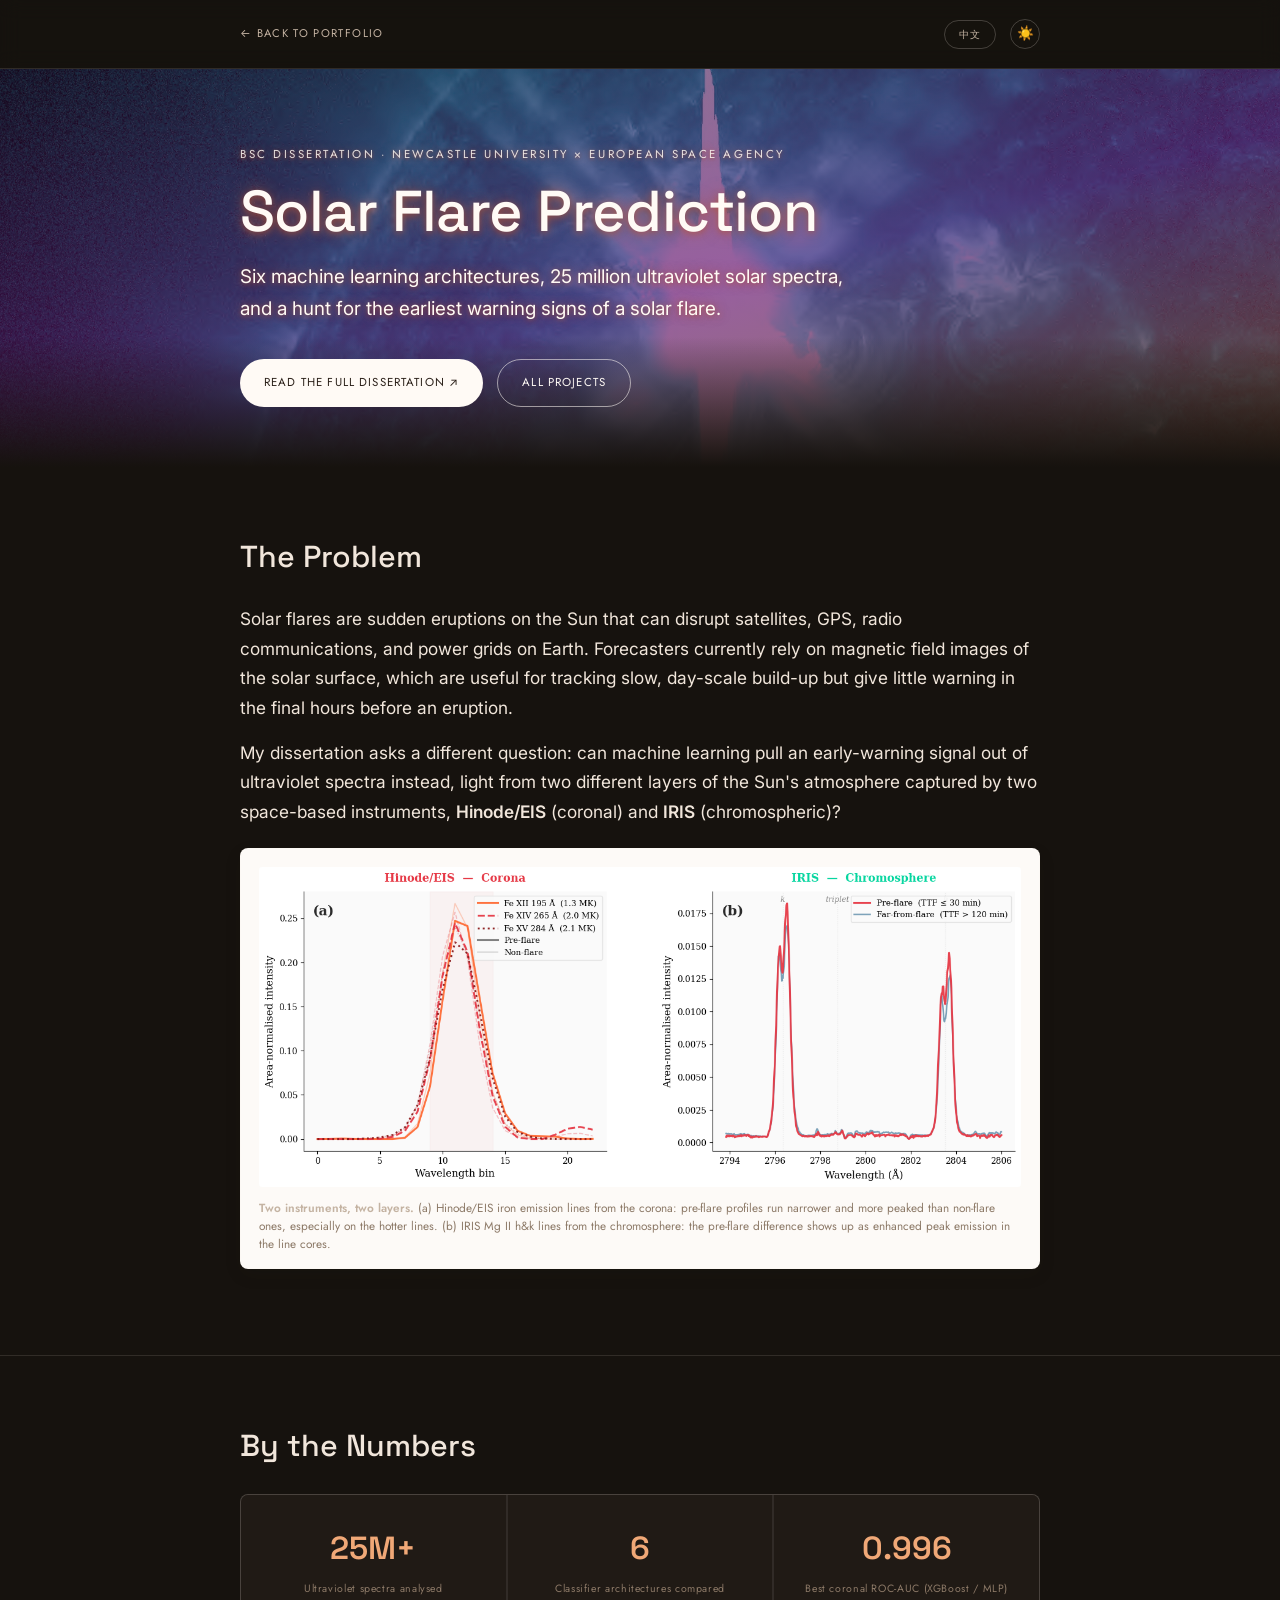
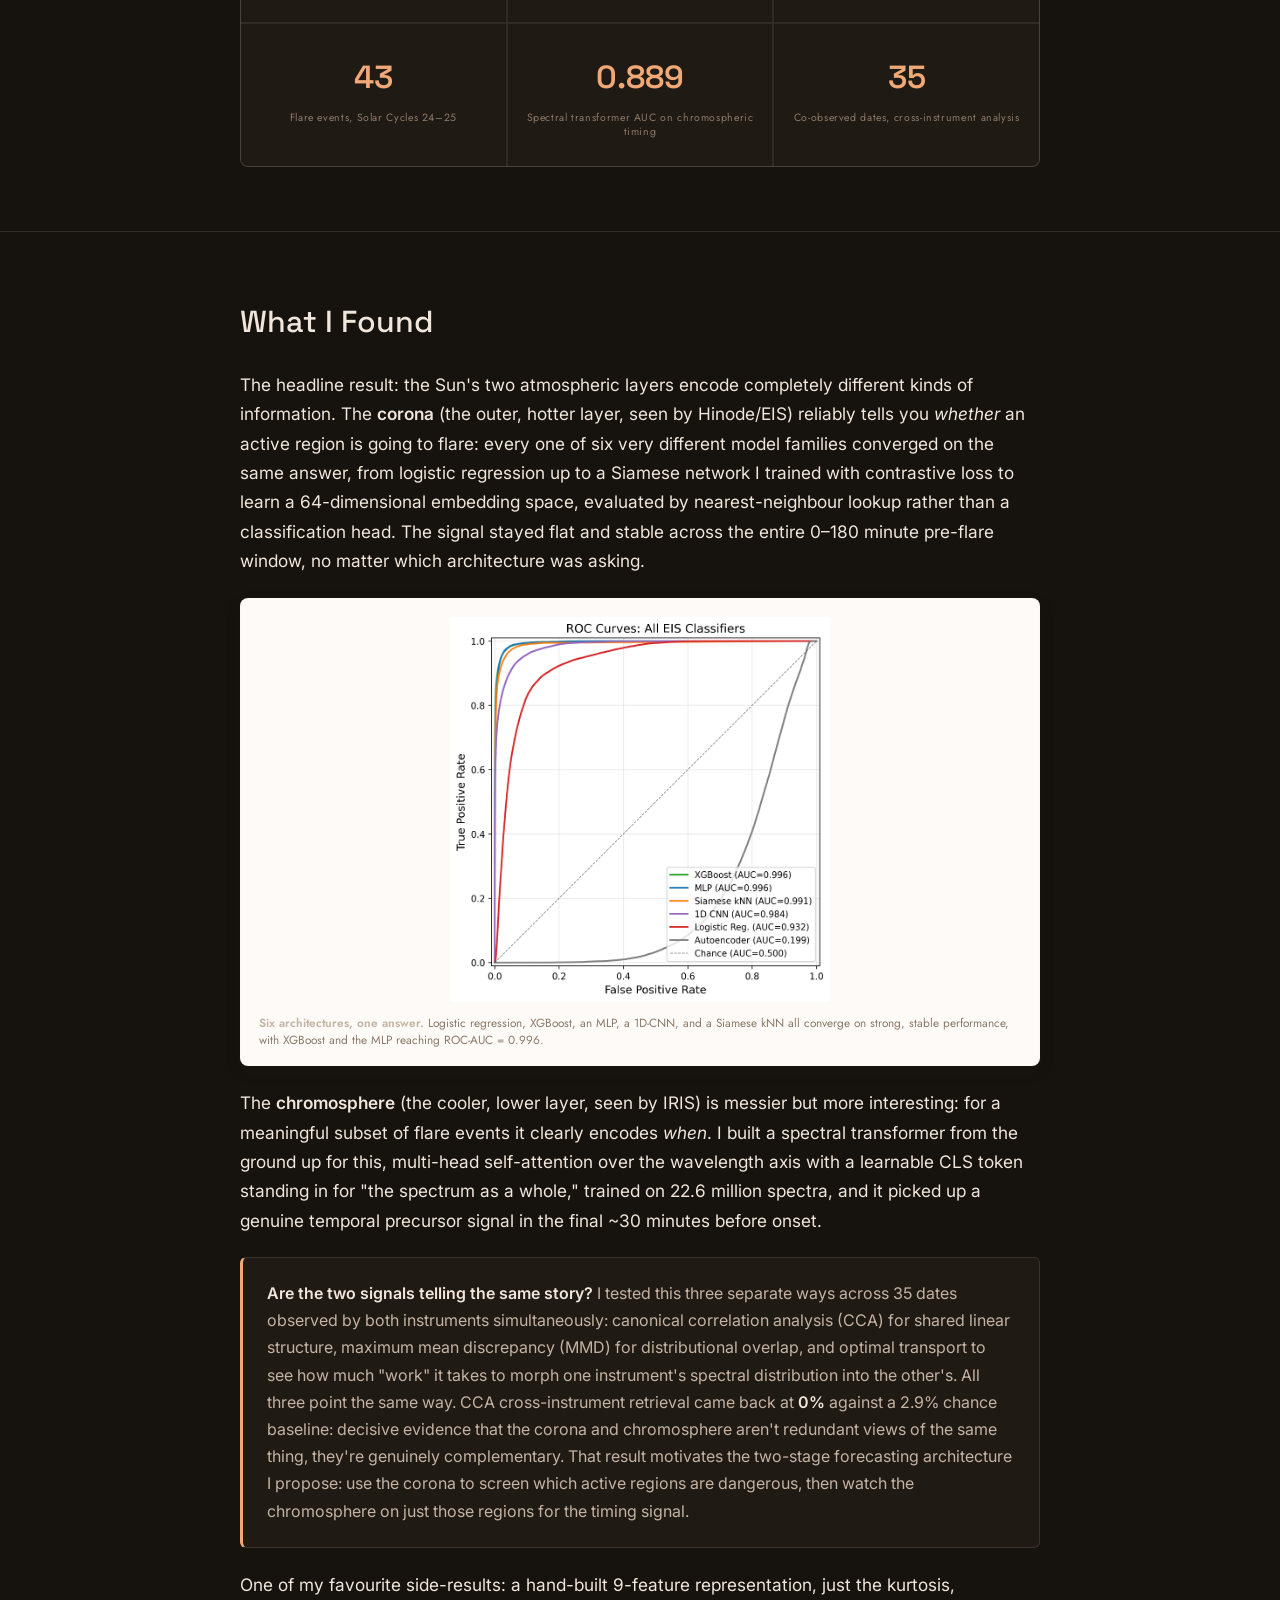
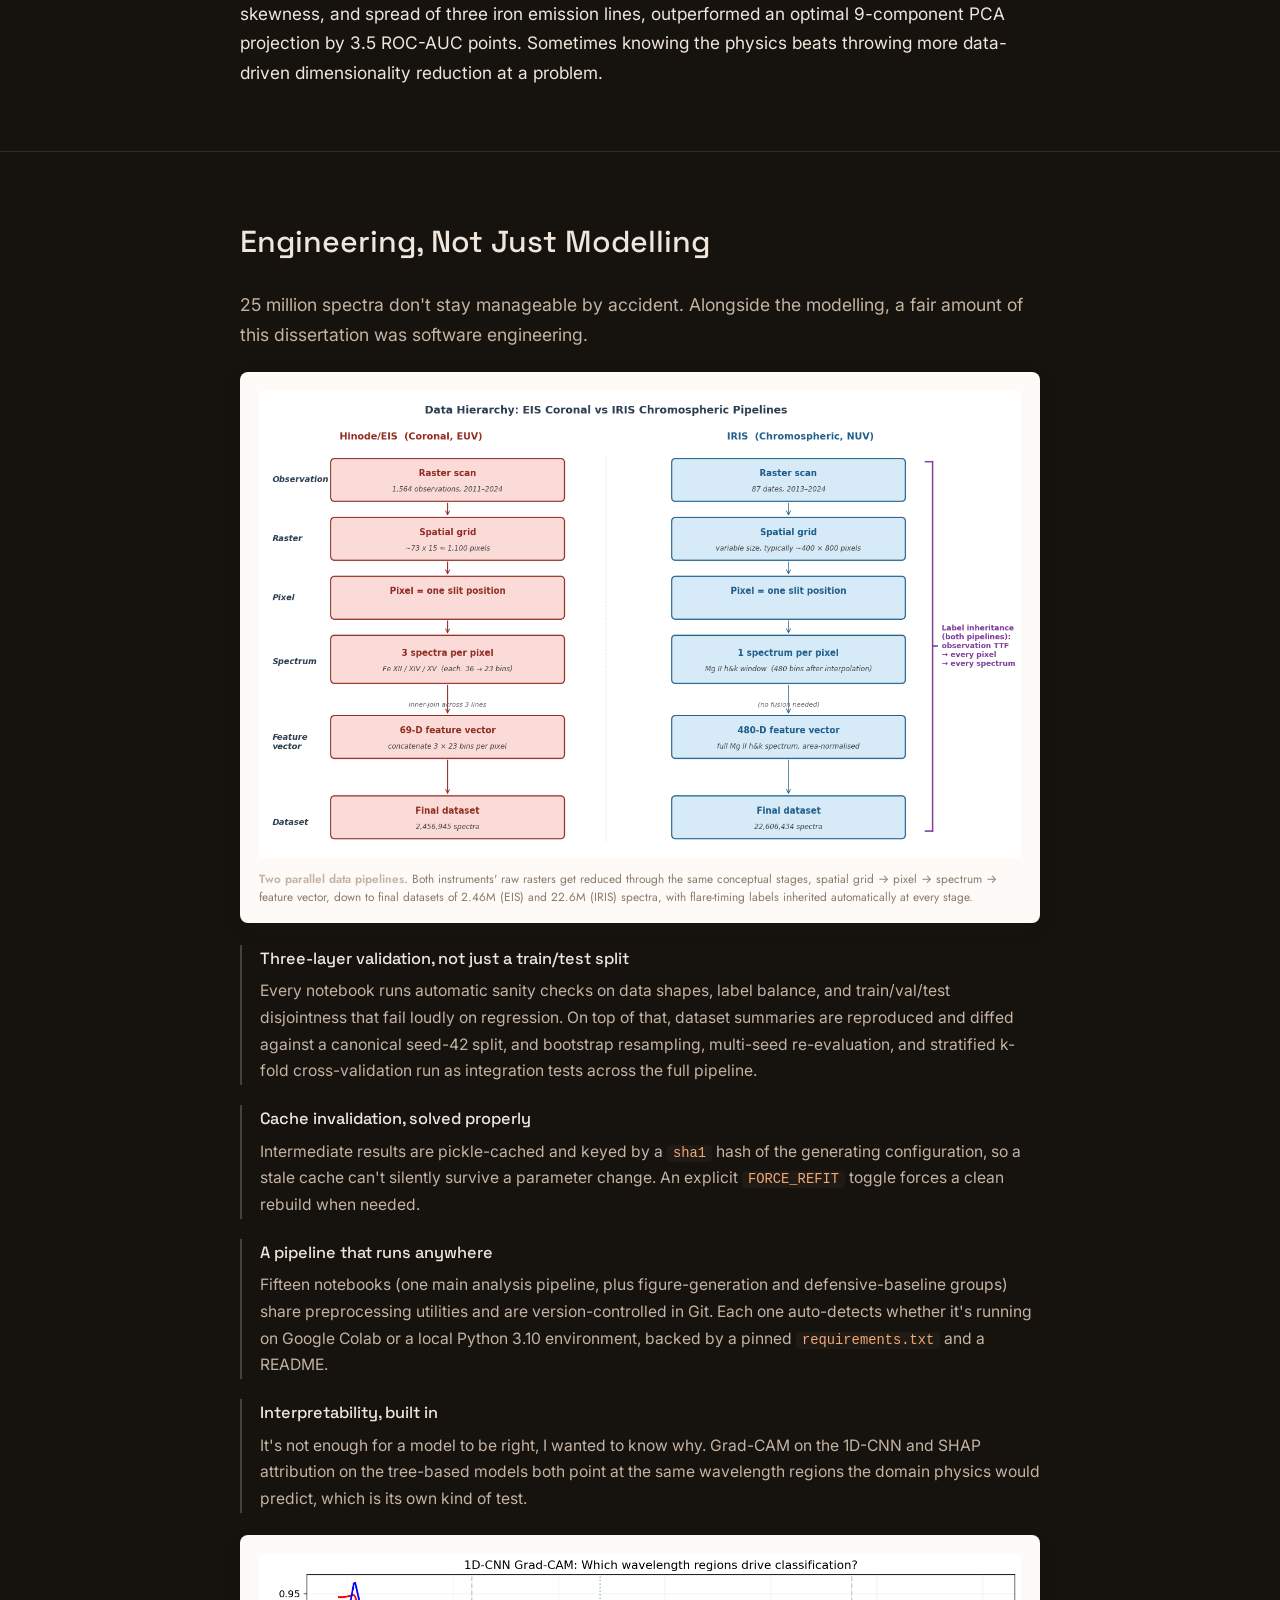
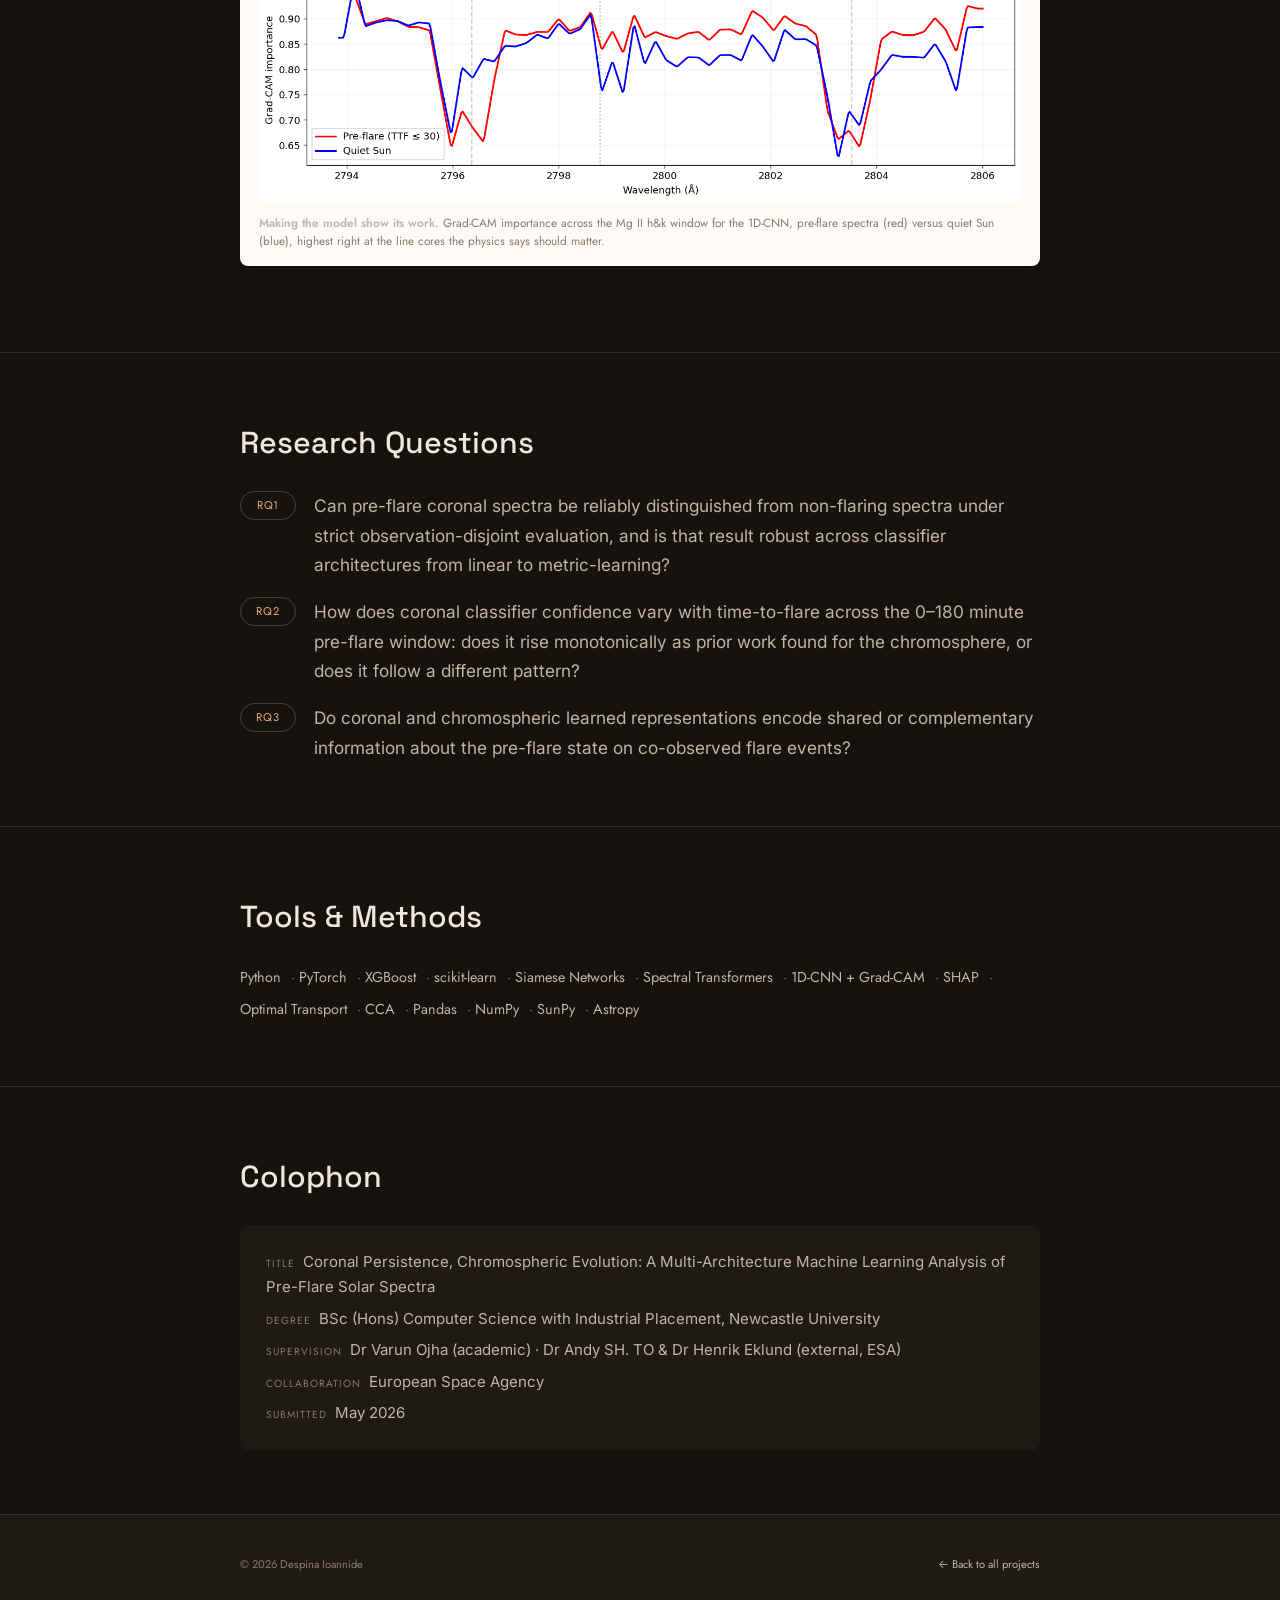
<file: projects/solar-flare-prediction.html>
<!DOCTYPE html>
<html lang="en">
<head>
<meta charset="UTF-8">
<meta name="viewport" content="width=device-width, initial-scale=1.0">
<title>Solar Flare Prediction · Despina Ioannide</title>
<meta name="description" content="BSc dissertation with the European Space Agency: six machine learning architectures applied to 25 million ultraviolet solar spectra to find early warning signs of solar flares.">
<link rel="icon" type="image/x-icon" href="/favicon.ico">
<link rel="icon" type="image/png" sizes="192x192" href="/icon-192.png">
<link rel="apple-touch-icon" href="/apple-touch-icon.png">
<script type='module' src='https://static.cloudflareinsights.com/beacon.min.js' data-cf-beacon='{"token": "4fbaf637a9514fcdbe176cc45ba7c350"}'></script>
<script>
  (function(){
    var t = localStorage.getItem('site-theme') || 'dark';
    if(t === 'dark') document.documentElement.setAttribute('data-theme', 'dark');
  })();
</script>

<link rel="preconnect" href="https://fonts.googleapis.com">
<link rel="preconnect" href="https://fonts.gstatic.com" crossorigin>
<link href="https://fonts.googleapis.com/css2?family=Space+Grotesk:wght@400;500;600;700&family=Inter:wght@400;500;600&family=Jost:wght@300;400;500&display=swap" rel="stylesheet">

<style>
  :root{
    --grad-top: #f8ded3;
    --grad-mid: #f0ae93;
    --grad-bottom: #dd7a58;

    --bg: #fdf3ec;
    --bg-panel: #f9e8dd;
    --ink: #2b2019;
    --ink-dim: #6f5b4c;
    --ink-faint: #a4917f;
    --hero-ink: #fffaf5;
    --hero-ink-dim: rgba(255,250,245,0.86);

    --accent: #d9714a;
    --accent-deep: #b85535;
    --line: rgba(43,32,25,0.13);
    --line-strong: rgba(43,32,25,0.24);
    --hero-glow: rgba(184,85,53,0.6);

    --display: 'Space Grotesk', 'Jost', sans-serif;
    --body-serif: 'Inter', 'Jost', sans-serif;
    --label: 'Jost', 'Inter', sans-serif;
    --max: 880px;

    --nav-bg: rgba(253,243,236,0.72);
  }

  :root[data-theme="dark"]{
    --grad-top: #260c31;
    --grad-mid: #671372;
    --grad-bottom: #7a3c22;

    --bg: #16120e;
    --bg-panel: #201a15;
    --ink: #f1e6db;
    --ink-dim: #c4b3a2;
    --ink-faint: #8d7a68;
    --line: rgba(241,230,219,0.12);
    --line-strong: rgba(241,230,219,0.22);

    --accent: #e8935f;
    --accent-deep: #f0a877;

    --nav-bg: rgba(22,18,14,0.72);
  }

  *{ box-sizing: border-box; margin:0; padding:0; }
  html{ scroll-behavior: smooth; }

  body{
    background: var(--bg);
    color: var(--ink);
    font-family: var(--body-serif);
    font-size: 1.08rem;
    line-height: 1.7;
    -webkit-font-smoothing: antialiased;
    transition: background-color 0.3s ease, color 0.3s ease;
  }

  a{ color: inherit; text-decoration: none; }
  ::selection{ background: var(--accent); color: #fff; }

  .wrap{ max-width: var(--max); margin: 0 auto; padding: 0 40px; position: relative; }

  .label{
    font-family: var(--label);
    font-size: 0.72rem;
    letter-spacing: 0.22em;
    text-transform: uppercase;
    color: var(--accent);
  }

  /* ---------- NAV ---------- */
  nav{
    position: sticky;
    top: 0;
    z-index: 50;
    background: var(--nav-bg);
    backdrop-filter: blur(10px);
    border-bottom: 1px solid var(--line);
    transition: background-color 0.3s ease, border-color 0.3s ease;
  }
  nav .wrap{
    display:flex;
    align-items:center;
    justify-content: space-between;
    height: 68px;
    padding: 0 40px;
  }
  .back-link{
    font-family: var(--label);
    font-size: 0.7rem;
    letter-spacing: 0.12em;
    text-transform: uppercase;
    color: var(--ink-dim);
    display: flex;
    align-items: center;
    gap: 8px;
    transition: color 0.2s ease;
  }
  .back-link:hover{ color: var(--accent-deep); }
  .nav-right{ display: flex; align-items: center; gap: 14px; }
  .lang-toggle{
    font-family: var(--label);
    font-size: 0.65rem;
    letter-spacing: 0.08em;
    text-transform: uppercase;
    color: var(--ink-dim);
    background: none;
    border: 1px solid var(--line-strong);
    border-radius: 999px;
    padding: 6px 14px;
    cursor: pointer;
    transition: color 0.2s ease, border-color 0.2s ease;
    flex-shrink: 0;
  }
  .lang-toggle:hover{ color: var(--accent-deep); border-color: var(--accent-deep); }
  .theme-toggle{
    width: 30px;
    height: 30px;
    border-radius: 50%;
    background: none;
    border: 1px solid var(--line-strong);
    display: flex;
    align-items: center;
    justify-content: center;
    font-size: 0.85rem;
    line-height: 1;
    cursor: pointer;
    transition: border-color 0.2s ease, transform 0.2s ease;
    flex-shrink: 0;
  }
  .theme-toggle:hover{ border-color: var(--accent-deep); transform: rotate(12deg); }

  /* ---------- HERO ---------- */
  header.proj-hero{
    position: relative;
    overflow: hidden;
    padding: 76px 0 60px;
    background:
      linear-gradient(165deg, color-mix(in srgb, var(--grad-top) 55%, transparent) 0%, color-mix(in srgb, var(--grad-mid) 68%, transparent) 55%, color-mix(in srgb, var(--grad-bottom) 82%, transparent) 100%),
      url('solar_flare.jpg');
    background-size: cover;
    background-position: center;
    transition: background-color 0.3s ease;
  }
  header.proj-hero::after{
    content: "";
    position: absolute;
    left: 0; right: 0; bottom: 0;
    height: 130px;
    background: linear-gradient(0deg, var(--bg) 0%, transparent 100%);
    pointer-events: none;
  }
  header.proj-hero .wrap{ position: relative; z-index: 1; }
  .proj-eyebrow{
    color: var(--hero-ink-dim);
    margin-bottom: 16px;
    text-shadow: 0 0 10px var(--hero-glow), 0 1px 3px var(--hero-glow);
  }
  h1.proj-title{
    font-family: var(--display);
    font-weight: 500;
    font-size: clamp(2.2rem, 6vw, 3.6rem);
    line-height: 1.05;
    letter-spacing: -0.01em;
    color: var(--hero-ink);
    margin-bottom: 20px;
    text-shadow: 0 0 16px var(--hero-glow), 0 2px 6px var(--hero-glow);
  }
  .proj-sub{
    font-size: clamp(1.02rem, 2vw, 1.18rem);
    color: var(--hero-ink);
    text-shadow: 0 0 12px var(--hero-glow), 0 1px 4px var(--hero-glow);
    max-width: 620px;
    margin-bottom: 34px;
  }
  .cta-row{ display: flex; flex-wrap: wrap; gap: 14px; }
  .btn{
    font-family: var(--label);
    font-size: 0.72rem;
    letter-spacing: 0.1em;
    text-transform: uppercase;
    padding: 13px 24px;
    border-radius: 999px;
    transition: transform 0.2s ease, background-color 0.2s ease, border-color 0.2s ease, color 0.2s ease;
    display: inline-flex;
    align-items: center;
    gap: 8px;
  }
  .btn-primary{ background: var(--hero-ink); color: #2b2019; }
  .btn-primary:hover{ transform: translateY(-2px); }
  .btn-ghost{ border: 1px solid rgba(255,250,245,0.55); color: var(--hero-ink); }
  .btn-ghost:hover{ border-color: var(--hero-ink); transform: translateY(-2px); }

  /* ---------- SECTIONS ---------- */
  section{ padding: 64px 0; border-top: 1px solid var(--line); }
  section:first-of-type{ border-top: none; }
  h2{
    font-family: var(--display);
    font-weight: 500;
    font-size: clamp(1.5rem, 3.5vw, 1.9rem);
    margin-bottom: 22px;
  }
  .lede{ color: var(--ink-dim); font-size: 1.1rem; margin-bottom: 18px; }
  p{ margin-bottom: 16px; }
  p:last-child{ margin-bottom: 0; }
  strong{ color: var(--ink); font-weight: 600; }

  /* ---------- STATS ---------- */
  .stat-grid{
    display: grid;
    grid-template-columns: repeat(3, 1fr);
    gap: 2px;
    background: var(--line);
    border: 1px solid var(--line);
    border-radius: 8px;
    overflow: hidden;
  }
  @media (max-width: 640px){ .stat-grid{ grid-template-columns: repeat(2, 1fr); } }
  .stat-tile{
    background: var(--bg-panel);
    padding: 26px 18px;
    text-align: center;
  }
  .stat-num{
    font-family: var(--display);
    font-weight: 600;
    font-size: clamp(1.5rem, 4vw, 2rem);
    color: var(--accent-deep);
    margin-bottom: 6px;
  }
  .stat-label{
    font-family: var(--label);
    font-size: 0.66rem;
    letter-spacing: 0.06em;
    color: var(--ink-faint);
    line-height: 1.4;
  }

  /* ---------- RESEARCH QUESTIONS ---------- */
  .rq-list{ display: flex; flex-direction: column; gap: 18px; margin-top: 8px; }
  .rq-item{
    display: grid;
    grid-template-columns: 56px 1fr;
    gap: 18px;
    align-items: start;
  }
  .rq-tag{
    font-family: var(--label);
    font-size: 0.7rem;
    letter-spacing: 0.06em;
    color: var(--accent-deep);
    border: 1px solid var(--line-strong);
    border-radius: 999px;
    padding: 4px 0;
    text-align: center;
    height: fit-content;
  }
  .rq-item p{ color: var(--ink-dim); margin: 0; }

  /* ---------- FINDING CALLOUT ---------- */
  .callout{
    background: var(--bg-panel);
    border: 1px solid var(--line);
    border-left: 3px solid var(--accent-deep);
    border-radius: 6px;
    padding: 22px 24px;
    margin: 22px 0;
    color: var(--ink-dim);
    font-size: 1rem;
  }
  .callout strong{ color: var(--ink); }

  /* ---------- FIGURES ---------- */
  .figure-card{
    background: #fdfaf7;
    border: 1px solid var(--line);
    border-radius: 8px;
    padding: 18px 18px 16px;
    margin: 22px 0;
    box-shadow: 0 6px 18px rgba(43,32,25,0.08);
  }
  .figure-card img{ width: 100%; height: auto; display: block; border-radius: 3px; }
  .figure-card--sm img{ max-width: 380px; margin: 0 auto; }
  .figure-caption{
    font-family: var(--label);
    font-size: 0.74rem;
    color: var(--ink-faint);
    margin-top: 12px;
    line-height: 1.5;
  }
  .figure-caption strong{ color: var(--ink-dim); }
  .figure-grid{ display: grid; grid-template-columns: 1fr 1fr; gap: 20px; }
  @media (max-width: 700px){ .figure-grid{ grid-template-columns: 1fr; } }

  /* ---------- ENGINEERING LIST ---------- */
  .eng-list{ display: flex; flex-direction: column; gap: 20px; margin-top: 8px; }
  .eng-item{ padding-left: 18px; border-left: 2px solid var(--line-strong); }
  .eng-item h3{
    font-family: var(--display);
    font-weight: 500;
    font-size: 1.02rem;
    margin-bottom: 6px;
    color: var(--ink);
  }
  .eng-item p{ color: var(--ink-dim); margin: 0; font-size: 0.98rem; }
  .eng-item code{
    font-family: monospace;
    background: var(--bg-panel);
    padding: 1px 6px;
    border-radius: 4px;
    font-size: 0.88em;
    color: var(--accent-deep);
  }

  /* ---------- TOOL TAGS ---------- */
  .tool-tags{ display:flex; flex-wrap: wrap; gap: 8px 4px; }
  .tool-tag{ font-family: var(--label); font-size: 0.9rem; color: var(--ink-dim); }
  .tool-tag:not(:last-child)::after{ content:"·"; margin-left: 10px; color: var(--ink-faint); }

  /* ---------- COLOPHON ---------- */
  .colophon{
    background: var(--bg-panel);
    border-radius: 8px;
    padding: 24px 26px;
    font-size: 0.94rem;
    color: var(--ink-dim);
  }
  .colophon div{ margin-bottom: 6px; }
  .colophon div:last-child{ margin-bottom: 0; }
  .colophon .k{
    font-family: var(--label);
    font-size: 0.64rem;
    letter-spacing: 0.1em;
    text-transform: uppercase;
    color: var(--ink-faint);
    margin-right: 8px;
  }

  footer{ padding: 40px 0 50px; border-top: 1px solid var(--line); background: var(--bg-panel); }
  .footer-row{
    display: flex;
    justify-content: space-between;
    align-items: center;
    flex-wrap: wrap;
    gap: 14px;
  }
  .footer-row p{ font-family: var(--label); font-size: 0.7rem; color: var(--ink-faint); margin: 0; }
  .footer-row a{ font-family: var(--label); font-size: 0.7rem; color: var(--ink-dim); transition: color 0.2s ease; }
  .footer-row a:hover{ color: var(--accent-deep); }
</style>
</head>
<body>

<nav>
  <div class="wrap">
    <a class="back-link" href="../index.html#projects" data-i18n="back-link">← Back to portfolio</a>
    <div class="nav-right">
      <button class="lang-toggle" id="langToggle" onclick="toggleLang()">中文</button>
      <button class="theme-toggle" id="themeToggle" onclick="toggleTheme()" aria-label="Toggle dark mode">🌙</button>
    </div>
  </div>
</nav>

<header class="proj-hero">
  <div class="wrap">
    <div class="proj-eyebrow label" data-i18n="eyebrow">BSc Dissertation · Newcastle University × European Space Agency</div>
    <h1 class="proj-title" data-i18n="title">Solar Flare Prediction</h1>
    <p class="proj-sub" data-i18n="sub">Six machine learning architectures, 25 million ultraviolet solar spectra, and a hunt for the earliest warning signs of a solar flare.</p>
    <div class="cta-row">
      <a class="btn btn-primary" href="solar-flare-dissertation.pdf" target="_blank" rel="noopener" data-i18n="btn-pdf">Read the full dissertation ↗</a>
      <a class="btn btn-ghost" href="../index.html#projects" data-i18n="btn-all">All projects</a>
    </div>
  </div>
</header>

<section>
  <div class="wrap">
    <h2 data-i18n="h2-problem">The Problem</h2>
    <p data-i18n="problem-p1">Solar flares are sudden eruptions on the Sun that can disrupt satellites, GPS, radio communications, and power grids on Earth. Forecasters currently rely on magnetic field images of the solar surface, which are useful for tracking slow, day-scale build-up but give little warning in the final hours before an eruption.</p>
    <p data-i18n="problem-p2">My dissertation asks a different question: can machine learning pull an early-warning signal out of ultraviolet spectra instead, light from two different layers of the Sun's atmosphere captured by two space-based instruments, <strong>Hinode/EIS</strong> (coronal) and <strong>IRIS</strong> (chromospheric)?</p>

    <div class="figure-card">
      <img src="figures/eis_iris_spectral_comparison.png" alt="Comparison of Hinode/EIS coronal spectra and IRIS chromospheric spectra">
      <div class="figure-caption" data-i18n="fig-instruments"><strong>Two instruments, two layers.</strong> (a) Hinode/EIS iron emission lines from the corona: pre-flare profiles run narrower and more peaked than non-flare ones, especially on the hotter lines. (b) IRIS Mg II h&amp;k lines from the chromosphere: the pre-flare difference shows up as enhanced peak emission in the line cores.</div>
    </div>
  </div>
</section>

<section>
  <div class="wrap">
    <h2 data-i18n="h2-numbers">By the Numbers</h2>
    <div class="stat-grid">
      <div class="stat-tile">
        <div class="stat-num">25M+</div>
        <div class="stat-label" data-i18n="stat1">Ultraviolet spectra analysed</div>
      </div>
      <div class="stat-tile">
        <div class="stat-num">6</div>
        <div class="stat-label" data-i18n="stat2">Classifier architectures compared</div>
      </div>
      <div class="stat-tile">
        <div class="stat-num">0.996</div>
        <div class="stat-label" data-i18n="stat3">Best coronal ROC-AUC (XGBoost / MLP)</div>
      </div>
      <div class="stat-tile">
        <div class="stat-num">43</div>
        <div class="stat-label" data-i18n="stat4">Flare events, Solar Cycles 24–25</div>
      </div>
      <div class="stat-tile">
        <div class="stat-num">0.889</div>
        <div class="stat-label" data-i18n="stat5">Spectral transformer AUC on chromospheric timing</div>
      </div>
      <div class="stat-tile">
        <div class="stat-num">35</div>
        <div class="stat-label" data-i18n="stat6">Co-observed dates, cross-instrument analysis</div>
      </div>
    </div>
  </div>
</section>

<section>
  <div class="wrap">
    <h2 data-i18n="h2-found">What I Found</h2>
    <p data-i18n="found-p1">The headline result: the Sun's two atmospheric layers encode completely different kinds of information. The <strong>corona</strong> (the outer, hotter layer, seen by Hinode/EIS) reliably tells you <em>whether</em> an active region is going to flare: every one of six very different model families converged on the same answer, from logistic regression up to a Siamese network I trained with contrastive loss to learn a 64-dimensional embedding space, evaluated by nearest-neighbour lookup rather than a classification head. The signal stayed flat and stable across the entire 0–180 minute pre-flare window, no matter which architecture was asking.</p>

    <div class="figure-card figure-card--sm">
      <img src="figures/roc_curves_all_classifiers.png" alt="ROC curves comparing all six classifier architectures on coronal spectra">
      <div class="figure-caption" data-i18n="fig-roc"><strong>Six architectures, one answer.</strong> Logistic regression, XGBoost, an MLP, a 1D-CNN, and a Siamese kNN all converge on strong, stable performance, with XGBoost and the MLP reaching ROC-AUC = 0.996.</div>
    </div>

    <p data-i18n="found-p2">The <strong>chromosphere</strong> (the cooler, lower layer, seen by IRIS) is messier but more interesting: for a meaningful subset of flare events it clearly encodes <em>when</em>. I built a spectral transformer from the ground up for this, multi-head self-attention over the wavelength axis with a learnable CLS token standing in for "the spectrum as a whole," trained on 22.6 million spectra, and it picked up a genuine temporal precursor signal in the final ~30 minutes before onset.</p>

    <div class="callout" data-i18n="callout">
      <strong>Are the two signals telling the same story?</strong> I tested this three separate ways across 35 dates observed by both instruments simultaneously: canonical correlation analysis (CCA) for shared linear structure, maximum mean discrepancy (MMD) for distributional overlap, and optimal transport to see how much "work" it takes to morph one instrument's spectral distribution into the other's. All three point the same way. CCA cross-instrument retrieval came back at <strong>0%</strong> against a 2.9% chance baseline: decisive evidence that the corona and chromosphere aren't redundant views of the same thing, they're genuinely complementary. That result motivates the two-stage forecasting architecture I propose: use the corona to screen which active regions are dangerous, then watch the chromosphere on just those regions for the timing signal.
    </div>

    <p data-i18n="found-p3">One of my favourite side-results: a hand-built 9-feature representation, just the kurtosis, skewness, and spread of three iron emission lines, outperformed an optimal 9-component PCA projection by 3.5 ROC-AUC points. Sometimes knowing the physics beats throwing more data-driven dimensionality reduction at a problem.</p>
  </div>
</section>

<section>
  <div class="wrap">
    <h2 data-i18n="h2-eng">Engineering, Not Just Modelling</h2>
    <p class="lede" data-i18n="eng-lede">25 million spectra don't stay manageable by accident. Alongside the modelling, a fair amount of this dissertation was software engineering.</p>

    <div class="figure-card">
      <img src="figures/data_hierarchy.png" alt="Data pipeline diagram showing the EIS and IRIS preprocessing hierarchies from raw raster scan down to final feature vectors">
      <div class="figure-caption" data-i18n="fig-hierarchy"><strong>Two parallel data pipelines.</strong> Both instruments' raw rasters get reduced through the same conceptual stages, spatial grid → pixel → spectrum → feature vector, down to final datasets of 2.46M (EIS) and 22.6M (IRIS) spectra, with flare-timing labels inherited automatically at every stage.</div>
    </div>

    <div class="eng-list">
      <div class="eng-item">
        <h3 data-i18n="eng1-h">Three-layer validation, not just a train/test split</h3>
        <p data-i18n="eng1-p">Every notebook runs automatic sanity checks on data shapes, label balance, and train/val/test disjointness that fail loudly on regression. On top of that, dataset summaries are reproduced and diffed against a canonical seed-42 split, and bootstrap resampling, multi-seed re-evaluation, and stratified k-fold cross-validation run as integration tests across the full pipeline.</p>
      </div>
      <div class="eng-item">
        <h3 data-i18n="eng2-h">Cache invalidation, solved properly</h3>
        <p data-i18n="eng2-p">Intermediate results are pickle-cached and keyed by a <code>sha1</code> hash of the generating configuration, so a stale cache can't silently survive a parameter change. An explicit <code>FORCE_REFIT</code> toggle forces a clean rebuild when needed.</p>
      </div>
      <div class="eng-item">
        <h3 data-i18n="eng3-h">A pipeline that runs anywhere</h3>
        <p data-i18n="eng3-p">Fifteen notebooks (one main analysis pipeline, plus figure-generation and defensive-baseline groups) share preprocessing utilities and are version-controlled in Git. Each one auto-detects whether it's running on Google Colab or a local Python 3.10 environment, backed by a pinned <code>requirements.txt</code> and a README.</p>
      </div>
      <div class="eng-item">
        <h3 data-i18n="eng4-h">Interpretability, built in</h3>
        <p data-i18n="eng4-p">It's not enough for a model to be right, I wanted to know why. Grad-CAM on the 1D-CNN and SHAP attribution on the tree-based models both point at the same wavelength regions the domain physics would predict, which is its own kind of test.</p>
      </div>
    </div>

    <div class="figure-card">
      <img src="figures/iris_gradcam_heatmap.png" alt="Grad-CAM importance curve over IRIS Mg II wavelength bins for the 1D-CNN">
      <div class="figure-caption" data-i18n="fig-gradcam"><strong>Making the model show its work.</strong> Grad-CAM importance across the Mg II h&amp;k window for the 1D-CNN, pre-flare spectra (red) versus quiet Sun (blue), highest right at the line cores the physics says should matter.</div>
    </div>
  </div>
</section>

<section>
  <div class="wrap">
    <h2 data-i18n="h2-rq">Research Questions</h2>
    <div class="rq-list">
      <div class="rq-item">
        <div class="rq-tag">RQ1</div>
        <p data-i18n="rq1">Can pre-flare coronal spectra be reliably distinguished from non-flaring spectra under strict observation-disjoint evaluation, and is that result robust across classifier architectures from linear to metric-learning?</p>
      </div>
      <div class="rq-item">
        <div class="rq-tag">RQ2</div>
        <p data-i18n="rq2">How does coronal classifier confidence vary with time-to-flare across the 0–180 minute pre-flare window: does it rise monotonically as prior work found for the chromosphere, or does it follow a different pattern?</p>
      </div>
      <div class="rq-item">
        <div class="rq-tag">RQ3</div>
        <p data-i18n="rq3">Do coronal and chromospheric learned representations encode shared or complementary information about the pre-flare state on co-observed flare events?</p>
      </div>
    </div>
  </div>
</section>

<section>
  <div class="wrap">
    <h2 data-i18n="h2-tools">Tools &amp; Methods</h2>
    <div class="tool-tags">
      <span class="tool-tag">Python</span>
      <span class="tool-tag">PyTorch</span>
      <span class="tool-tag">XGBoost</span>
      <span class="tool-tag">scikit-learn</span>
      <span class="tool-tag" data-i18n="tool-siamese">Siamese Networks</span>
      <span class="tool-tag" data-i18n="tool-transformer">Spectral Transformers</span>
      <span class="tool-tag">1D-CNN + Grad-CAM</span>
      <span class="tool-tag">SHAP</span>
      <span class="tool-tag" data-i18n="tool-ot">Optimal Transport</span>
      <span class="tool-tag">CCA</span>
      <span class="tool-tag">Pandas</span>
      <span class="tool-tag">NumPy</span>
      <span class="tool-tag">SunPy</span>
      <span class="tool-tag">Astropy</span>
    </div>
  </div>
</section>

<section>
  <div class="wrap">
    <h2 data-i18n="h2-colophon">Colophon</h2>
    <div class="colophon">
      <div><span class="k" data-i18n="k-title">Title</span>Coronal Persistence, Chromospheric Evolution: A Multi-Architecture Machine Learning Analysis of Pre-Flare Solar Spectra</div>
      <div><span class="k" data-i18n="k-degree">Degree</span><span data-i18n="v-degree">BSc (Hons) Computer Science with Industrial Placement, Newcastle University</span></div>
      <div><span class="k" data-i18n="k-supervision">Supervision</span><span data-i18n="v-supervision">Dr Varun Ojha (academic) · Dr Andy SH. TO &amp; Dr Henrik Eklund (external, ESA)</span></div>
      <div><span class="k" data-i18n="k-collab">Collaboration</span><span data-i18n="v-collab">European Space Agency</span></div>
      <div><span class="k" data-i18n="k-submitted">Submitted</span><span data-i18n="v-submitted">May 2026</span></div>
    </div>
  </div>
</section>

<footer>
  <div class="wrap footer-row">
    <p>© 2026 Despina Ioannide</p>
    <a href="../index.html#projects" data-i18n="footer-back">← Back to all projects</a>
  </div>
</footer>

<script>
  function setTheme(theme){
    document.documentElement.setAttribute('data-theme', theme);
    document.getElementById('themeToggle').textContent = theme === 'dark' ? '☀️' : '🌙';
    localStorage.setItem('site-theme', theme);
  }
  function toggleTheme(){
    var current = document.documentElement.getAttribute('data-theme') === 'dark' ? 'dark' : 'light';
    setTheme(current === 'dark' ? 'light' : 'dark');
  }
  setTheme(localStorage.getItem('site-theme') || 'dark');
</script>

<script>
  var zhDict = {
    'back-link': '← 返回主页',
    'eyebrow': '本科毕业论文 · 纽卡斯尔大学 × 欧洲航天局',
    'title': '太阳耀斑预测',
    'sub': '六种机器学习架构，2500万条太阳紫外光谱，只为找到太阳耀斑最早的预警信号。',
    'btn-pdf': '阅读完整论文 ↗',
    'btn-all': '所有项目',

    'h2-problem': '问题所在',
    'problem-p1': '太阳耀斑是太阳表面突然爆发的能量释放，可能干扰卫星、GPS、无线电通讯，甚至地球上的电网。目前的预报主要依赖太阳表面的磁场图像，这类数据适合追踪以天为尺度的缓慢积累过程，但在耀斑爆发前的最后几个小时几乎无法提供预警。',
    'problem-p2': '我的毕业论文提出了一个不同的问题：机器学习能否从紫外光谱中提取出更早的预警信号？这些数据来自太阳大气两个不同层次的光，分别由两台空间仪器——<strong>Hinode/EIS</strong>（日冕层）和 <strong>IRIS</strong>（色球层）——采集。',
    'fig-instruments': '<strong>两台仪器，两个层次。</strong>(a) 来自日冕层的 Hinode/EIS 铁发射线：耀斑前的谱线比非耀斑活动区更窄、更尖锐，在温度更高的谱线上尤为明显。(b) 来自色球层的 IRIS Mg II h&amp;k 谱线：耀斑前的差异体现为谱线核心处峰值发射增强。',

    'h2-numbers': '关键数据',
    'stat1': '分析的紫外光谱数量',
    'stat2': '比较的分类器架构',
    'stat3': '日冕层最佳 ROC-AUC（XGBoost / MLP）',
    'stat4': '耀斑事件，第24–25太阳活动周',
    'stat5': '色球层时间预测的 Transformer AUC',
    'stat6': '跨仪器分析的联合观测日期数',

    'h2-found': '研究发现',
    'found-p1': '最核心的发现是：太阳大气的这两个层次编码着完全不同类型的信息。<strong>日冕层</strong>（外层、温度更高，由 Hinode/EIS 观测）能可靠地判断一个活动区<em>是否</em>会产生耀斑：六种架构迥异的模型，从逻辑回归，到我用对比损失训练、学习64维嵌入空间并通过最近邻检索评估的孪生网络（Siamese Network），全部得出了一致的结论。无论使用哪种架构，这一信号在整个0–180分钟的耀斑前窗口内都保持稳定平坦。',
    'fig-roc': '<strong>六种架构，一个答案。</strong>逻辑回归、XGBoost、多层感知机（MLP）、一维卷积神经网络（1D-CNN）与孪生 kNN 均取得了稳定优异的表现，其中 XGBoost 和 MLP 的 ROC-AUC 达到 0.996。',
    'found-p2': '<strong>色球层</strong>（更靠近太阳表面、温度较低，由 IRIS 观测）的信号更复杂，但也更有意思：在相当一部分耀斑事件中，它能清楚地编码耀斑发生的<em>时间</em>。为此我从零构建了一个光谱 Transformer，在波长维度上使用多头自注意力机制，并用一个可学习的 CLS token 代表"整条光谱"的整体信息，在2260万条光谱上训练，成功捕捉到了耀斑发生前约30分钟内真实存在的时间性前兆信号。',
    'callout': '<strong>这两个信号说的是同一件事吗？</strong>我在两台仪器同时观测的35个日期上，用三种独立方法分别验证了这个问题：典型相关分析（CCA）检验共享的线性结构，最大均值差异（MMD）检验分布重叠程度，以及最优传输方法，用来衡量将一台仪器的光谱分布"搬运"为另一台仪器分布所需的"代价"。三种方法得出了一致的结论。CCA 的跨仪器检索准确率仅为 <strong>0%</strong>，而随机基线为2.9%，这是强有力的证据，说明日冕层与色球层并非同一信息的冗余呈现，而是真正互补的两种信号。这一结果也促成了我提出的两阶段预报架构：先用日冕层信号筛选出危险的活动区，再针对这些区域监测色球层信号以判断具体时间。',
    'found-p3': '我个人最喜欢的一个附带发现：一个手工构建的9维特征表示，仅由三条铁发射线的峰度、偏度和离散程度组成，比最优的9维 PCA 投影高出3.5个 ROC-AUC 百分点。有时候，理解背后的物理原理比单纯依赖数据驱动的降维方法更有效。',

    'h2-eng': '工程实践，而不仅是建模',
    'eng-lede': '2500万条光谱数据不会自己变得井井有条。除了建模工作之外，这篇论文有相当一部分内容其实是软件工程。',
    'fig-hierarchy': '<strong>两条并行的数据管道。</strong>两台仪器的原始光栅数据都经过相同的处理阶段，空间网格 → 像素 → 光谱 → 特征向量，最终形成246万条（EIS）和2260万条（IRIS）光谱的数据集，耀斑时间标签在每个阶段自动继承。',
    'eng1-h': '三层验证机制，而不只是训练/测试集划分',
    'eng1-p': '每个 notebook 都会自动检查数据形状、标签平衡性以及训练/验证/测试集的互斥性，一旦出现回归问题就会明确报错。此外，数据集摘要会与固定种子（seed-42）划分的基准结果进行复现比对，并通过自助重采样（bootstrap）、多随机种子重复评估以及分层 k 折交叉验证，作为覆盖整条流水线的集成测试。',
    'eng2-h': '缓存失效问题，妥善解决',
    'eng2-p': '中间结果通过 pickle 缓存，并以生成该结果的配置的 <code>sha1</code> 哈希值作为键，因此参数一旦改变，过时的缓存不会被悄悄沿用。还提供了显式的 <code>FORCE_REFIT</code> 开关，可在需要时强制重新计算。',
    'eng3-h': '一套可以在任何环境运行的流水线',
    'eng3-p': '15个 notebook（包括主分析流水线，以及图表生成和防御性基线两组）共享预处理工具函数，并通过 Git 进行版本管理。每个 notebook 都能自动识别当前运行在 Google Colab 还是本地 Python 3.10 环境中，并配有固定版本的 <code>requirements.txt</code> 和 README 文档。',
    'eng4-h': '可解释性，从一开始就内置',
    'eng4-p': '模型给出正确答案是不够的，我还想知道原因。对1D-CNN使用 Grad-CAM、对树模型使用 SHAP 归因分析，两者都指向了物理原理所预测的相同波长区域，这本身也是一种验证方式。',
    'fig-gradcam': '<strong>让模型展示它的推理依据。</strong>1D-CNN 在 Mg II h&amp;k 波段上的 Grad-CAM 重要性分布，耀斑前光谱（红色）与宁静太阳光谱（蓝色）对比，重要性峰值恰好出现在物理上应当重要的谱线核心处。',

    'h2-rq': '研究问题',
    'rq1': '在严格的观测互斥评估条件下，耀斑前的日冕层光谱能否被可靠地与非耀斑光谱区分开来？这一结果在从线性模型到度量学习等不同分类器架构下是否稳健？',
    'rq2': '在0–180分钟的耀斑前窗口内，日冕层分类器的置信度如何随距耀斑发生的时间变化？它是否像此前关于色球层的研究那样单调上升，还是呈现出不同的规律？',
    'rq3': '在联合观测的耀斑事件中，日冕层和色球层学习到的表示，编码的是关于耀斑前状态的共享信息，还是互补信息？',

    'h2-tools': '工具与方法',
    'tool-siamese': 'Siamese Networks（孪生网络）',
    'tool-transformer': 'Spectral Transformers（光谱 Transformer）',
    'tool-ot': 'Optimal Transport（最优传输）',

    'h2-colophon': '文档信息',
    'k-title': '标题',
    'k-degree': '学位',
    'k-supervision': '指导教师',
    'k-collab': '合作机构',
    'k-submitted': '提交时间',
    'v-degree': '计算机科学荣誉学士学位（含行业实习）· 纽卡斯尔大学',
    'v-supervision': 'Varun Ojha 博士（校内导师）· Andy SH. TO 博士与 Henrik Eklund 博士（校外导师，欧洲航天局）',
    'v-collab': '欧洲航天局',
    'v-submitted': '2026年5月',

    'footer-back': '← 返回所有项目'
  };

  var currentLang = 'en';
  var enCache = {};

  function setLang(lang){
    document.querySelectorAll('[data-i18n]').forEach(function(el){
      var key = el.getAttribute('data-i18n');
      if(lang === 'zh'){
        if(!(key in enCache)) enCache[key] = el.innerHTML;
        if(zhDict[key] !== undefined) el.innerHTML = zhDict[key];
      } else if(key in enCache){
        el.innerHTML = enCache[key];
      }
    });
    currentLang = lang;
    document.documentElement.lang = lang === 'zh' ? 'zh-CN' : 'en';
    document.getElementById('langToggle').textContent = lang === 'zh' ? 'EN' : '中文';
    localStorage.setItem('site-lang', lang);
  }

  function toggleLang(){
    setLang(currentLang === 'zh' ? 'en' : 'zh');
  }

  var savedLang = localStorage.getItem('site-lang');
  if(savedLang === 'zh'){
    setLang('zh');
  } else if(!savedLang && navigator.language && navigator.language.toLowerCase().indexOf('zh') === 0){
    setLang('zh');
  }
</script>

</body>
</html>
</file>
